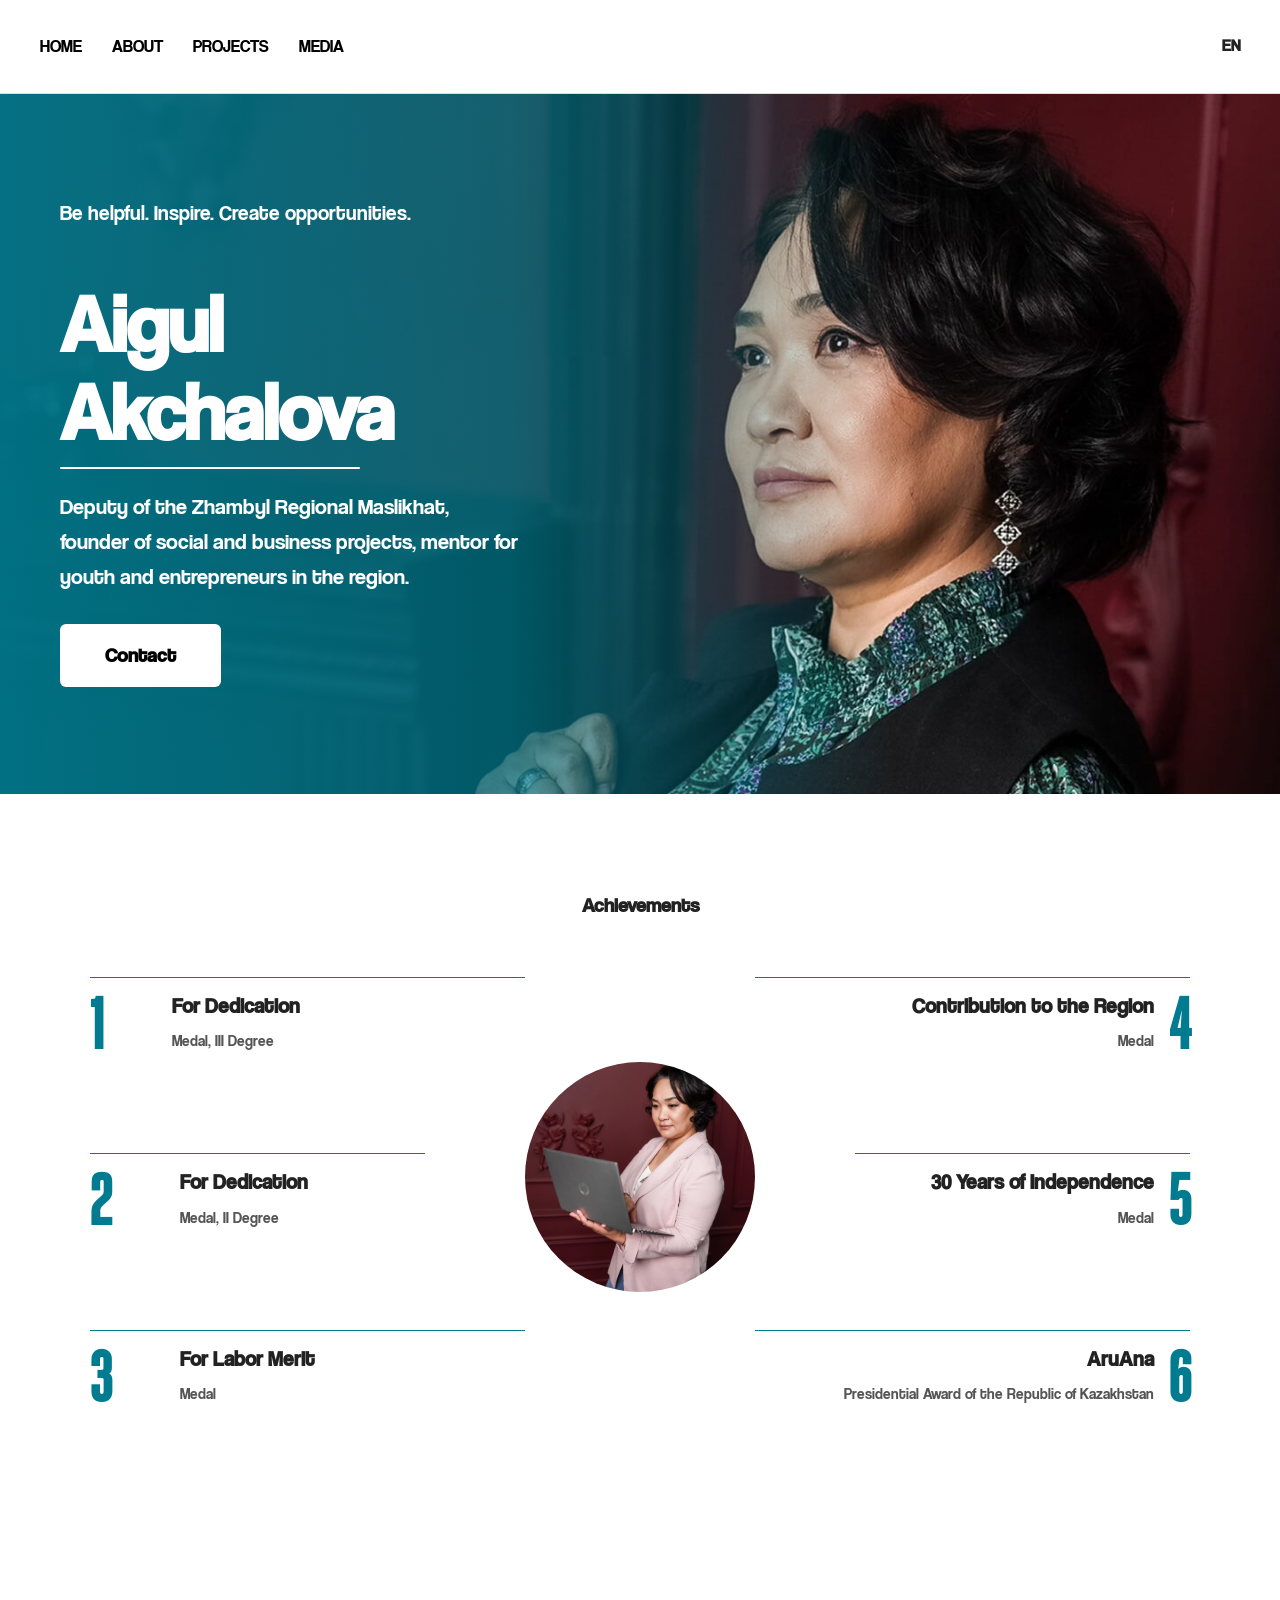
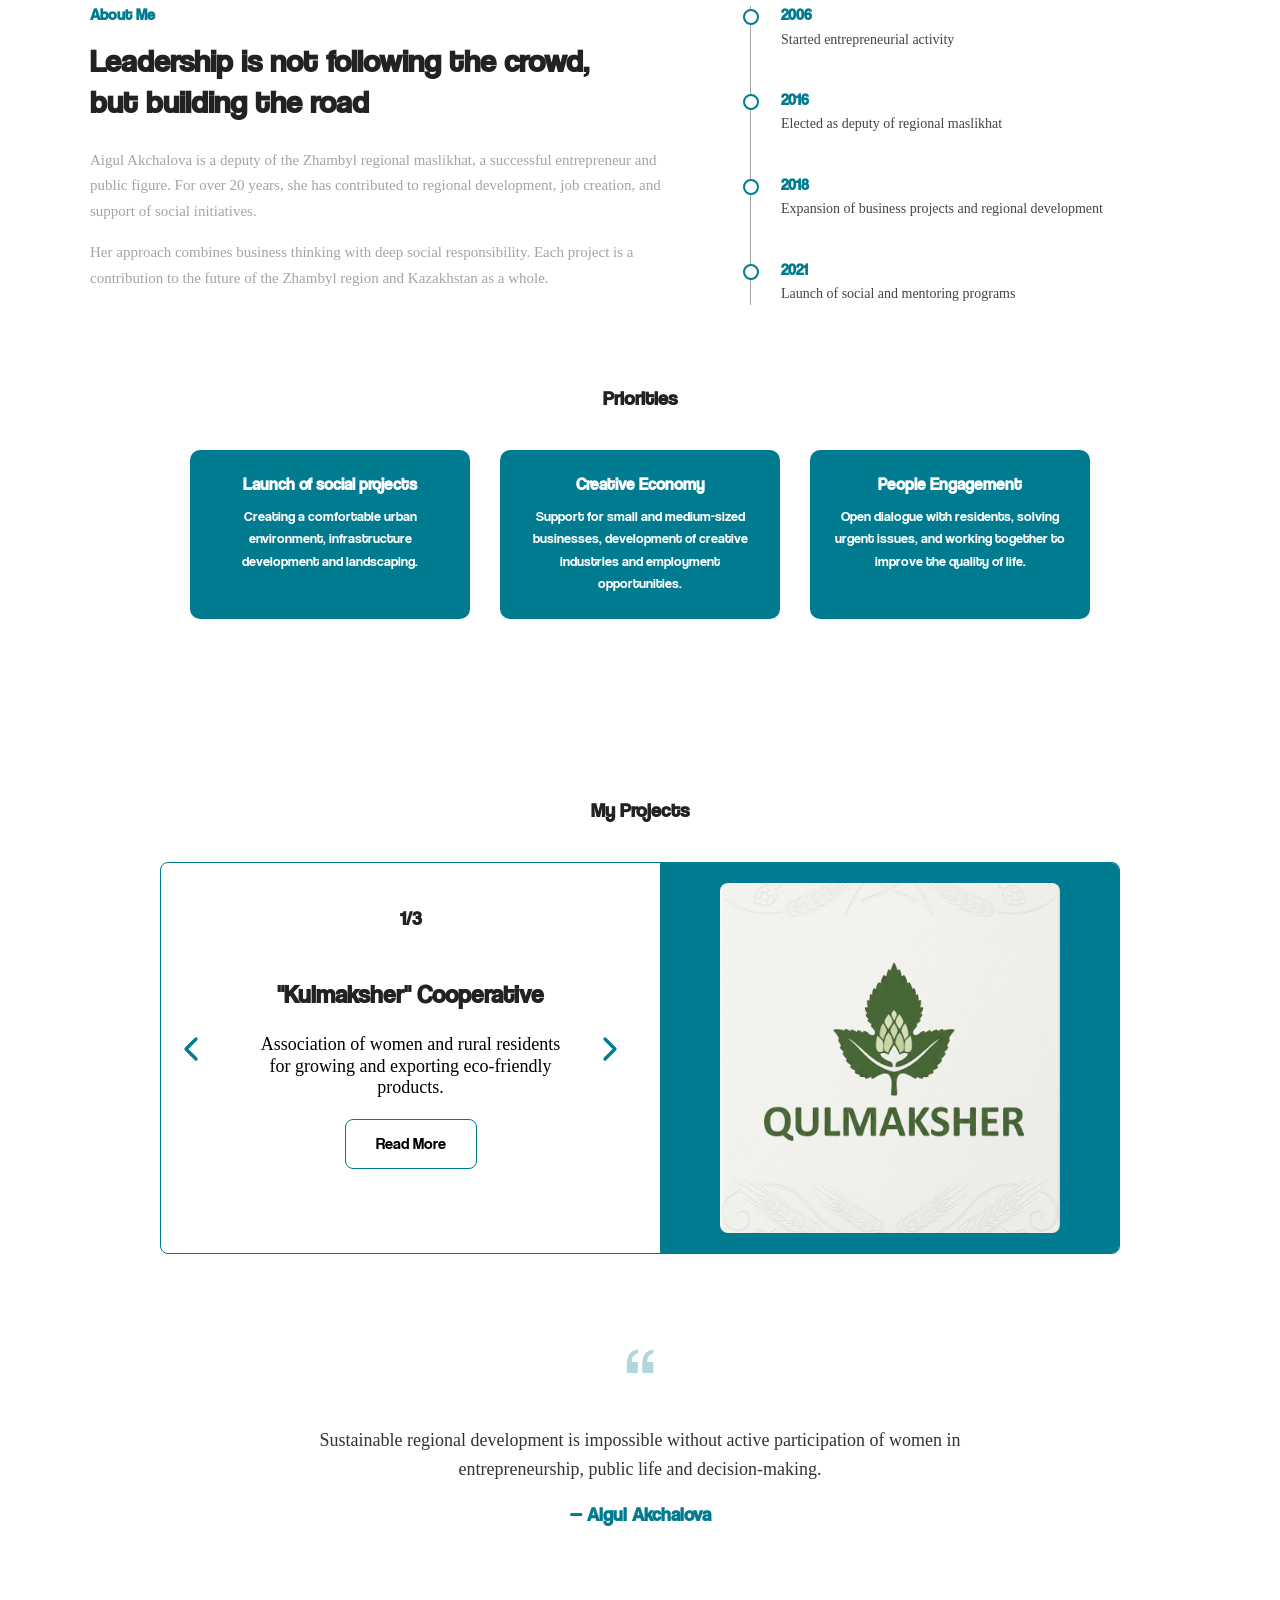
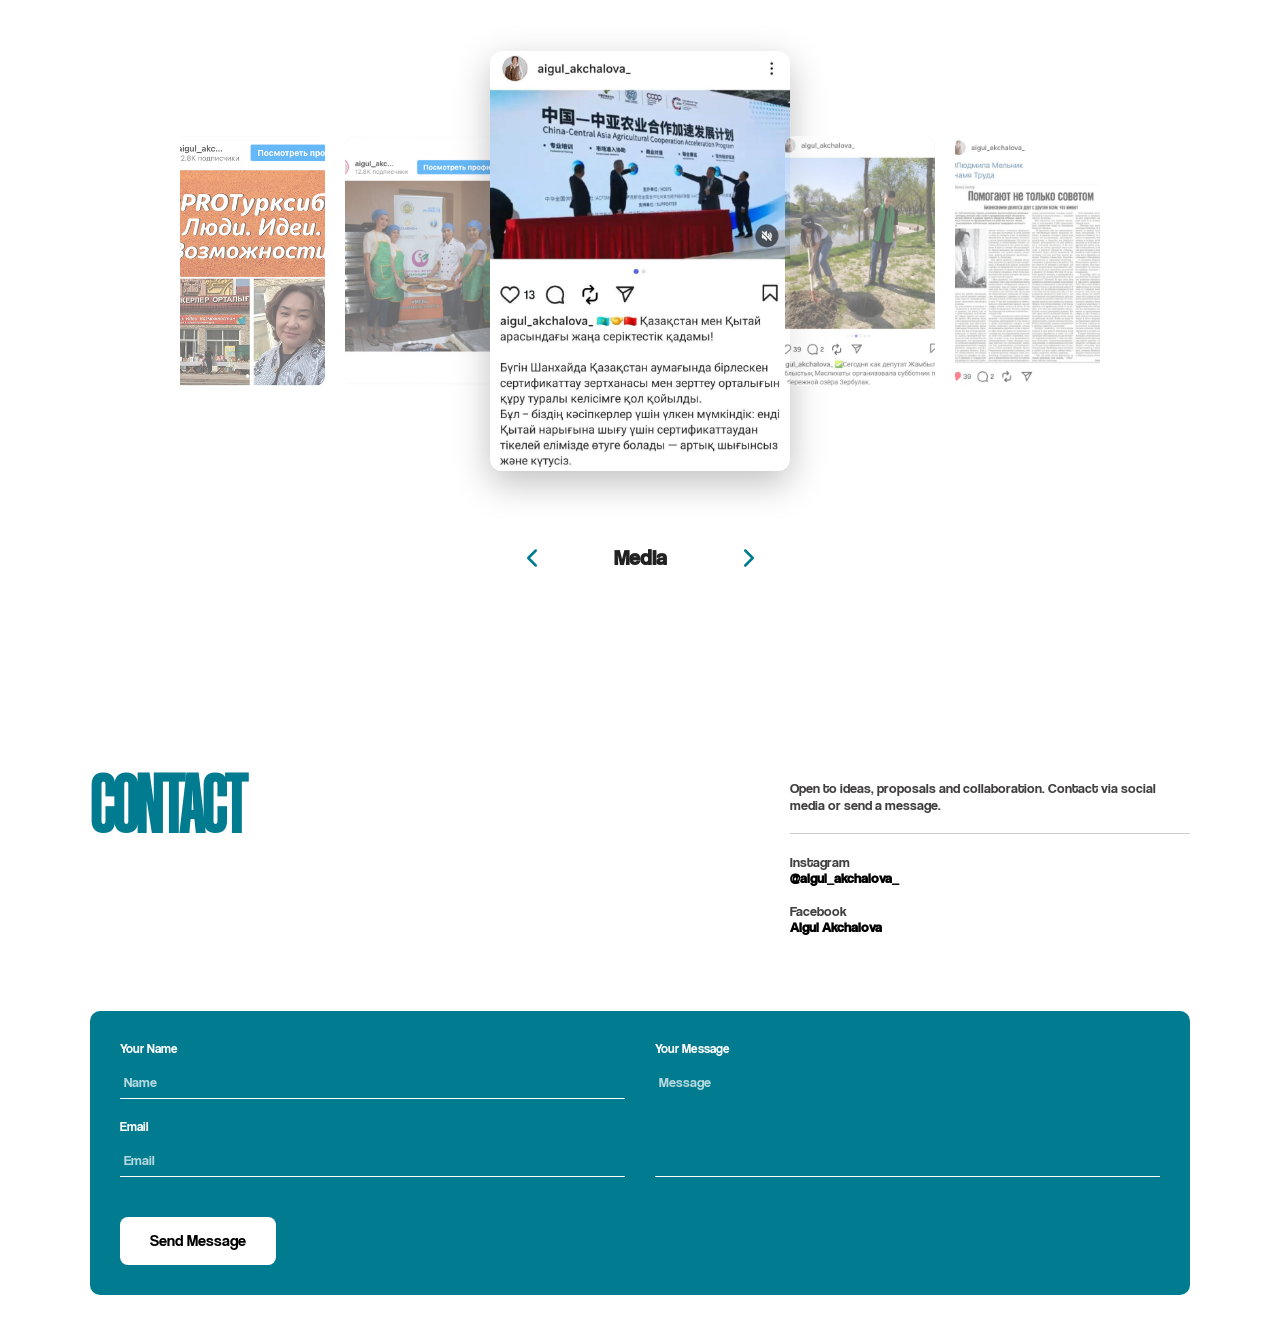
<file: index.html>
<!DOCTYPE html>
<html lang="en">

<head>
  <meta charset="UTF-8">
  <meta name="viewport" content="width=device-width, initial-scale=1.0">
  <link rel="stylesheet" type="text/css" href="./vendor/normalize.css">
  <link rel="stylesheet" type="text/css" href="./index.css">
  <title>Aigul Akchalova</title>
</head>    
    
    <body>
      <div class="page">
    <!-- HEADER -->
    <header class="header">
      <nav class="nav">
        <ul class="nav__list" id="menu">
          <li><a href="#home">Home</a></li>
          <li><a href="#bio">About</a></li>
          <li><a href="#projects">Projects</a></li>
          <li><a href="#media">Media</a></li>
        </ul>
    
        <div class="lang" id="langParent">
          <span class="lang__current" onclick="toggleLang()">EN</span>
          <ul class="lang__dropdown" id="langMenu">
            <li><a href="./ru">RU</a></li>
            <li><a href="./kz/">KZ</a></li>
            <li><a href="./">EN</a></li>
          </ul>
        </div>
    
        <div class="burger" id="burger">
          <span></span>
          <span></span>
          <span></span>
        </div>
      </nav>
    </header>
    
    <!-- HERO -->
    <section id="home" class="hero">
      <div class="hero__content">
        <p class="hero__subtitle">Be helpful. Inspire. Create opportunities.</p>
        <h1 class="hero__title">Aigul Akchalova</h1>
        <p class="hero__text">
          Deputy of the Zhambyl Regional Maslikhat, founder of social and business projects,
          mentor for youth and entrepreneurs in the region.
        </p>
        <a href="#contact" class="btn">Contact</a>
      </div>
    </section>
    
    <!-- ACHIEVEMENTS -->
    <section id="achievements" class="achievements">
      <h2 class="achievements__title">Achievements</h2>
    
      <div class="achievements__wrapper">
    
        <div class="achievements__col achievements__col--left">
          <div class="achievement">
            <span class="achievement__num">1</span>
            <div class="achievement__content">
              <h4 class="achievement__text">For Dedication</h4>
              <p>Medal, III Degree</p>
            </div>
          </div>
    
          <div class="achievement achievement_middle">
            <span class="achievement__num">2</span>
            <div class="achievement__content">
              <h4 class="achievement__text">For Dedication</h4>
              <p>Medal, II Degree</p>
            </div>
          </div>
    
          <div class="achievement">
            <span class="achievement__num">3</span>
            <div class="achievement__content">
              <h4 class="achievement__text">For Labor Merit</h4>
              <p>Medal</p>
            </div>
          </div>
        </div>
    
        <div class="achievements__photo">
          <img src="./images/mama2.jpg" alt="Aigul Akchalova">
        </div>
    
        <div class="achievements__col achievements__col--right">
          <div class="achievement right">
            <span class="achievement__num">4</span>
            <div class="achievement__content">
              <h4 class="achievement__text">Contribution to the Region</h4>
              <p>Medal</p>
            </div>
          </div>
    
          <div class="achievement right achievement_middle2">
            <span class="achievement__num">5</span>
            <div class="achievement__content">
              <h4 class="achievement__text">30 Years of Independence</h4>
              <p>Medal</p>
            </div>
          </div>
    
          <div class="achievement right">
            <span class="achievement__num">6</span>
            <div class="achievement__content">
              <h4 class="achievement__text">AruAna</h4>
              <p>Presidential Award of the Republic of Kazakhstan</p>
            </div>
          </div>
        </div>
    
      </div>
    </section>
    
    <!-- ABOUT -->
    <section id="bio" class="about">
      <div class="about__container">
    
        <div class="about__left">
          <h4 class="about__subtitle">About Me</h4>
          <h2 class="about__title">
            Leadership is not following the crowd,<br>
            but building the road
          </h2>
    
          <p class="about__text">
            Aigul Akchalova is a deputy of the Zhambyl regional maslikhat,
            a successful entrepreneur and public figure.
            For over 20 years, she has contributed to regional development,
            job creation, and support of social initiatives.
          </p>
    
          <p class="about__text">
            Her approach combines business thinking with deep social responsibility.
            Each project is a contribution to the future of the Zhambyl region
            and Kazakhstan as a whole.
          </p>
        </div>
    
        <div class="about__right timeline">
          <div class="timeline__item">
            <span class="timeline__year">2006</span>
            <p class="timeline_text">Started entrepreneurial activity</p>
          </div>
    
          <div class="timeline__item">
            <span class="timeline__year">2016</span>
            <p class="timeline_text">Elected as deputy of regional maslikhat</p>
          </div>
    
          <div class="timeline__item">
            <span class="timeline__year">2018</span>
            <p class="timeline_text">Expansion of business projects and regional development</p>
          </div>
    
          <div class="timeline__item">
            <span class="timeline__year">2021</span>
            <p class="timeline_text">Launch of social and mentoring programs</p>
          </div>
        </div>
    
      </div>
    
      <div class="priorities">
        <h3 class="priorities__title">Priorities</h3>
    
        <div class="priorities__grid">
          <div class="priority-card">
            <h4>Launch of social projects</h4>
            <p>Creating a comfortable urban environment, infrastructure development and landscaping.</p>
          </div>
    
          <div class="priority-card">
            <h4>Creative Economy</h4>
            <p>Support for small and medium-sized businesses, development of creative industries and employment opportunities.</p>
          </div>
    
          <div class="priority-card">
            <h4>People Engagement</h4>
            <p>Open dialogue with residents, solving urgent issues, and working together to improve the quality of life.</p>
          </div>
        </div>
      </div>
    </section>
    
    <!-- PROJECTS -->
    <section id="projects" class="projects">
      <h3 class="projects__title">My Projects</h3>
    
      <div class="projects__slider">
    
        <button class="slider__btn slider__btn--prev">
            <!-- стрелка влево -->
            <svg width="38" height="38" viewBox="0 0 24 24" fill="none"
                 xmlns="[w3.org](http://www.w3.org/2000/svg)">
              <path d="M15 18L9 12L15 6"
                    stroke="currentColor"
                    stroke-width="2"
                    stroke-linecap="round"
                    stroke-linejoin="round"/>
            </svg>
          </button>
    
        <div class="slider__content">
    
          <div class="slide active">
            <div class="slide__text">
              <span class="slide__count">1/3</span>
              <h4 class="slide__title">"Kulmaksher" Cooperative</h4>
              <p class="slide__desc">
                Association of women and rural residents for growing and exporting eco-friendly products.
              </p>
              <button class="slide__btn" onclick="location.href='./qulmaksher'">Read More</button>
            </div>
            <div class="slide__image">
              <img src="./images/hmel.png">
            </div>
          </div>
    
          <div class="slide">
            <div class="slide__text">
              <span class="slide__count">2/3</span>
              <h4 class="slide__title">Entrepreneur Support Center(Turksib Complex)</h4>
              <p class="slide__desc">
                A multifunctional center integrating spaces for business, education, and public events. A strategic growth point for regional entrepreneurs.
              </p>
            </div>
            <div class="slide__image">
              <img src="./images/turksib.jpeg">
            </div>
          </div>
    
          <div class="slide">
            <div class="slide__text">
              <span class="slide__count">3/3</span>
              <h4 class="slide__title">Urban Improvement Initiatives</h4>
              <p class="slide__desc">
                Green spaces development: "Entrepreneurial Women’s Alley"; installation of creative structures for plastic waste collection.
              </p>
            </div>
            <div class="slide__image">
              <img src="./images/project3.jpg">
            </div>
          </div>
    
        </div>
    
        <button class="slider__btn slider__btn--next">
            <!-- стрелка вправо -->
            <svg width="38" height="38" viewBox="0 0 24 24" fill="none"
                 xmlns="[w3.org](http://www.w3.org/2000/svg)">
              <path d="M9 6L15 12L9 18"
                    stroke="currentColor"
                    stroke-width="2"
                    stroke-linecap="round"
                    stroke-linejoin="round"/>
            </svg>
          </button>
    
      </div>
    
      <div class="projects__quote">
        <p class="quote__symbol">“</p>
        <p class="quote__text">
          Sustainable regional development is impossible without active participation
          of women in entrepreneurship, public life and decision-making.
        </p>
        <p class="quote__author">— Aigul Akchalova</p>
      </div>
    </section>
    <section id="media" class="media">
        <div class="media__slider">
      
          <div class="media__track">
      
            <!-- Instagram пост 1 -->
            <div class="media__item">
              <a href="https://www.instagram.com/p/DQOnwRZjPWX/?igsh=anRzenN1NXZsbncy" target="_blank">
                <img src="./images/insta1.jpg" alt="post">
              </a>
            </div>
      
            <!-- Instagram пост 2 -->
            <div class="media__item">
              <a href="https://www.instagram.com/p/CrvB2lLM_lL/?igsh=MThjNWU4bm5ydHFhNw%3D%3D" target="_blank">
                <img src="./images/insta2.jpg" alt="post">
              </a>
            </div>
      
            <!-- Facebook видео -->
            <div class="media__item">
              <a href="https://www.instagram.com/p/DQ8yv_RDMmQ/?igsh=MWh2cmQ1cWFvbjhmZQ==" target="_blank">
                <img src="./images/insta4.jpg" alt="facebook video">
              </a>
            </div>
      
            <!-- Повторы для заполнения (ты заменишь позже) -->
            <div class="media__item">
              <a href="https://www.instagram.com/p/CcaLO3jM9Mw/?img_index=7&igsh=MWF0N3pzc3M0ZWVuYw==" target="_blank">
                <img src="./images/insta3.jpg" alt="post">
              </a>
            </div>
      
            <div class="media__item">
              <a href="https://www.instagram.com/p/CaPYWFOMVvw/?igsh=MTB3cTRjcnBpbmE3Ng==" target="_blank">
                <img src="./images/insta5.jpg" alt="post">
              </a>
            </div>
      
            <div class="media__item">
              <a href="https://www.instagram.com/p/Cpg7gY-jPI0/?img_index=1&igsh=bTk4NnVzZWw0bQ==" target="_blank">
                <img src="./images/insta6.jpg" alt="facebook video">
              </a>
            </div>
      
            <div class="media__item">
              <a href="https://www.instagram.com/p/CrkMhRjIRc3/?igsh=MWVqdGpvajFtajAwYQ==" target="_blank">
                <img src="./images/insta7.jpg" alt="post">
              </a>
            </div>
      
            <div class="media__item">
              <a href="https://www.instagram.com/p/C_TDjS9s6E4/?igsh=MXZhYjQ0OXJ1dXMw" target="_blank">
                <img src="./images/insta8.jpg" alt="post">
              </a>
            </div>
      
          </div>
      
          <!-- КОНТРОЛЫ И НАЗВАНИЕ СНИЗУ -->
          <div class="media__controls">
            <button class="media__btn media__btn--prev">
              <svg width="30" height="30" viewBox="0 0 24 24">
                <path d="M15 18L9 12L15 6" stroke="currentColor" stroke-width="2"
                      stroke-linecap="round" stroke-linejoin="round"/>
              </svg>
            </button>
      
            <h3 class="media__title">Media</h3>
      
            <button class="media__btn media__btn--next">
              <svg width="30" height="30" viewBox="0 0 24 24">
                <path d="M9 6L15 12L9 18" stroke="currentColor" stroke-width="2"
                      stroke-linecap="round" stroke-linejoin="round"/>
              </svg>
            </button>
          </div>
      
        </div>
      </section>
      
      
    
    <!-- CONTACT -->
    <footer id="contact" class="contact">
      <div class="contact__container">
    
        <div class="contact__top">
    
          <div class="contact__left">
            <h2 class="contact__title">CONTACT</h2>
          </div>
    
          <div class="contact__right">
            <p class="contact__text">
              Open to ideas, proposals and collaboration.
              Contact via social media or send a message.
            </p>
    
            <hr class="contact__line">
    
            <div class="contact__socials">
              <p><strong>Instagram</strong><br>
                <a class="contact__link" href="https://www.instagram.com/aigul_akchalova_/" target="_blank">@aigul_akchalova_</a>
              </p>
    
              <p><strong>Facebook</strong><br>
                <a class="contact__link" href="https://www.facebook.com/ajgul.akcalova" target="_blank">Aigul Akchalova</a>
              </p>
            </div>
          </div>
    
        </div>
    
        <form class="contact__form" action="https://formspree.io/f/xdapqdky" method="POST">
    
          <div class="form__grid">
    
            <div class="form__left">
              <div class="form__group">
                <label>Your Name</label>
                <input type="text" name="name" placeholder="Name" required>
              </div>
    
              <div class="form__group">
                <label>Email</label>
                <input type="email" name="email" placeholder="Email" required>
              </div>
            </div>
    
            <div class="form__group form__group--message">
              <label>Your Message</label>
              <textarea name="message" placeholder="Message" required></textarea>
            </div>
    
          </div>
    
          <button type="submit" class="form__btn">
            Send Message
          </button>
    
        </form>
    
      </div>
    </footer>
    
  </div>
  <script src="./index.js" defer></script>
</body>

</html>
</file>
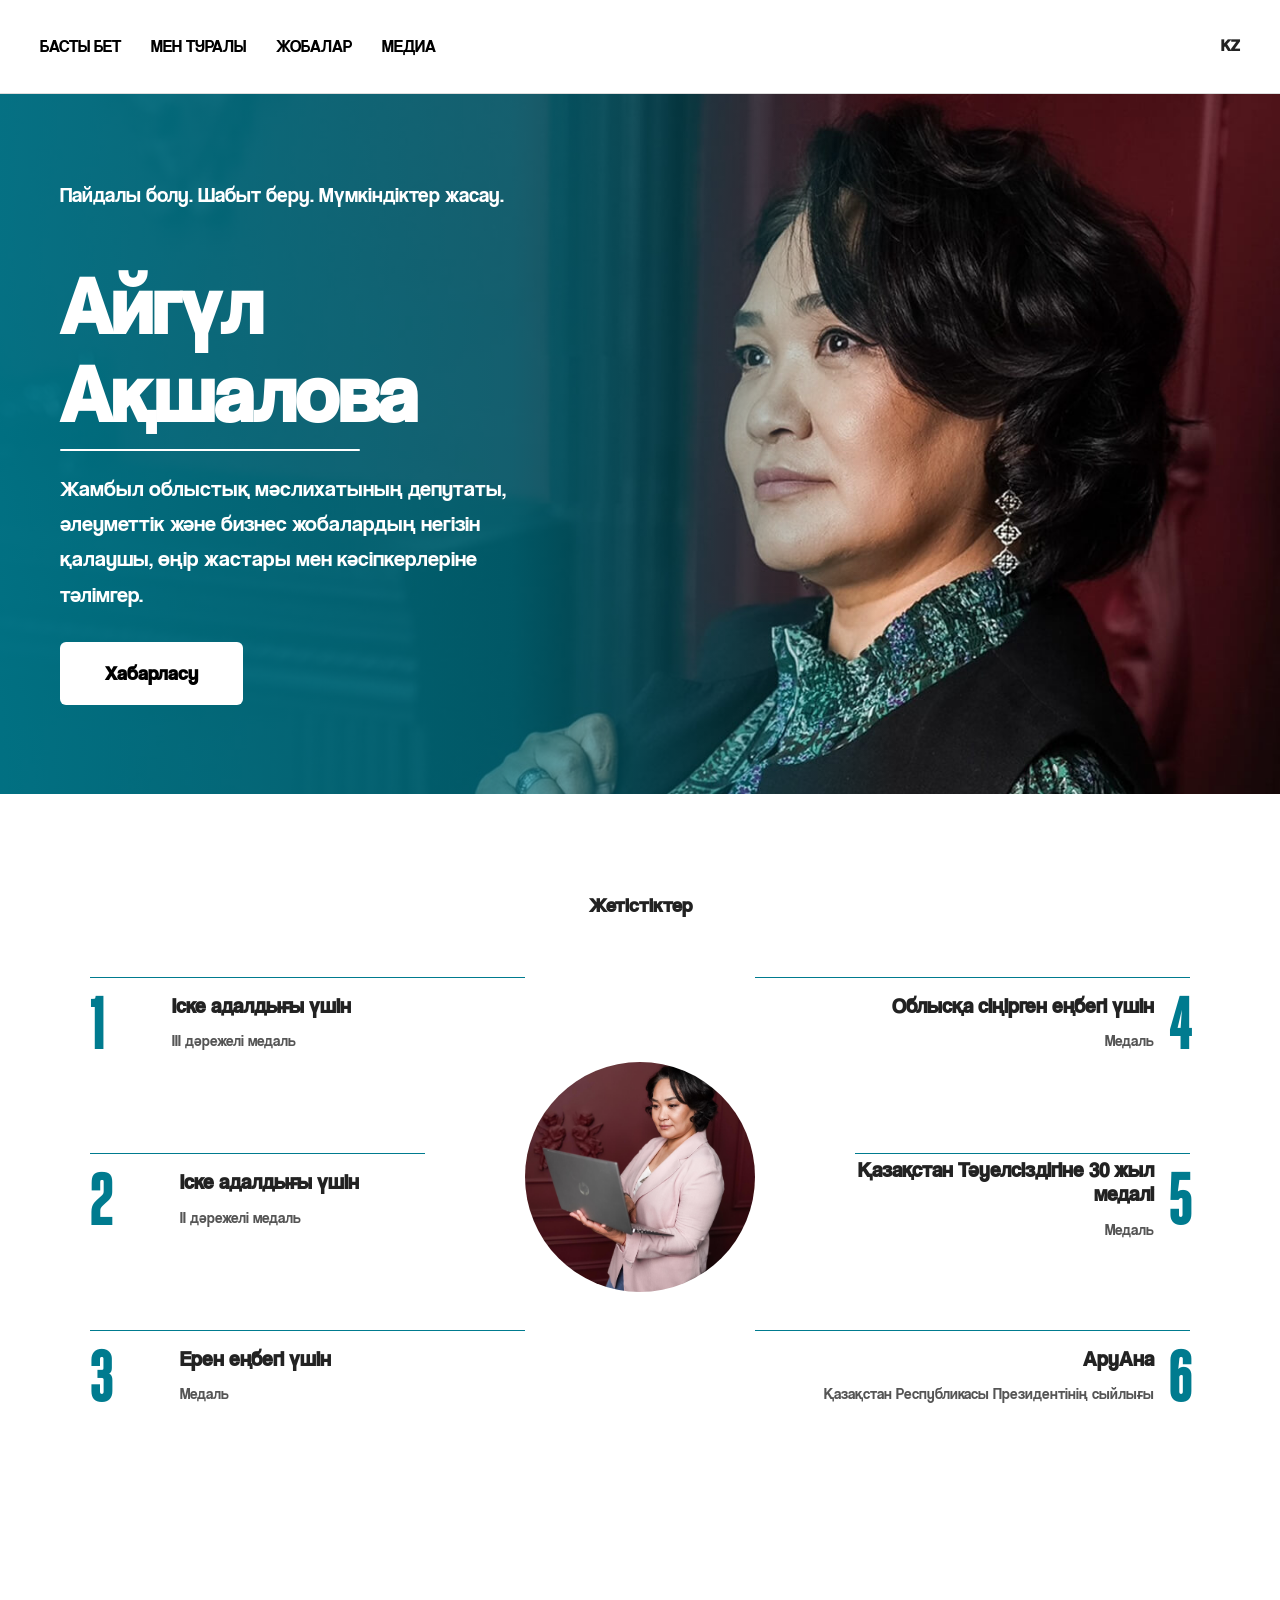
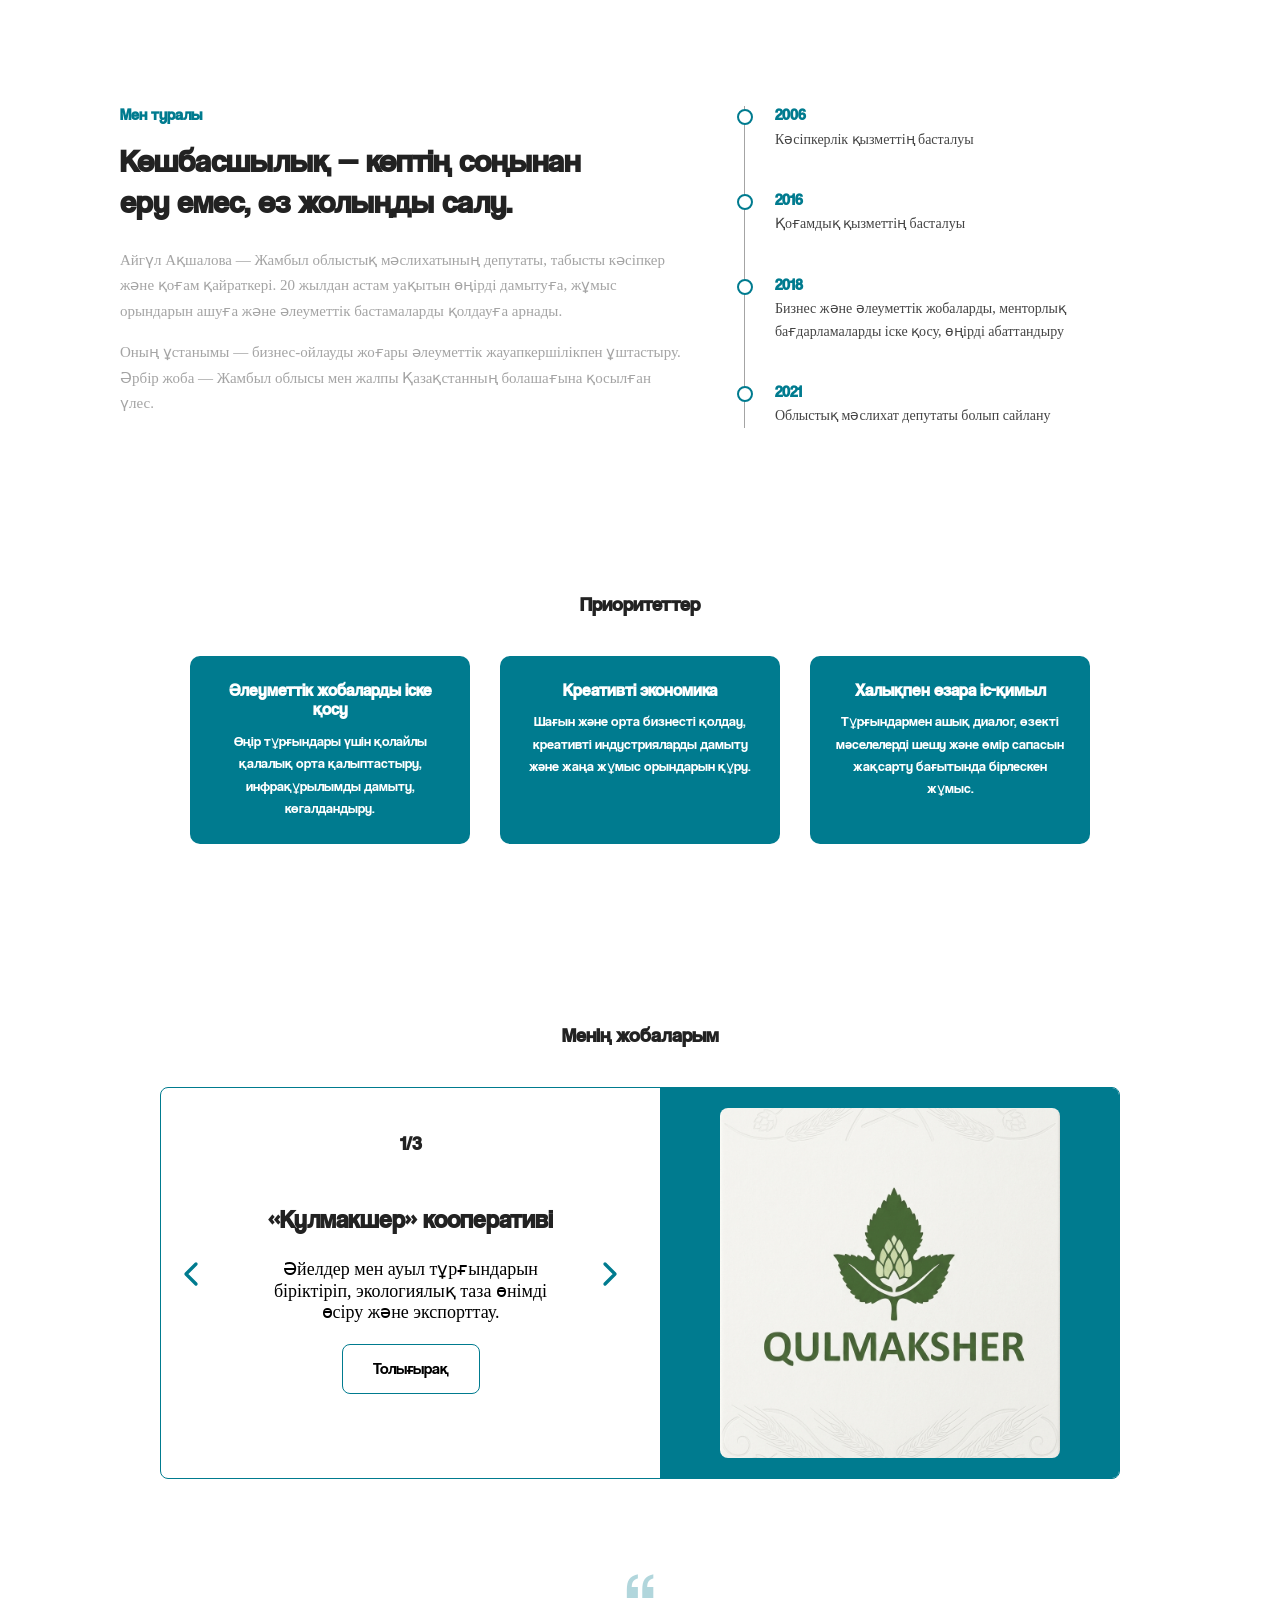
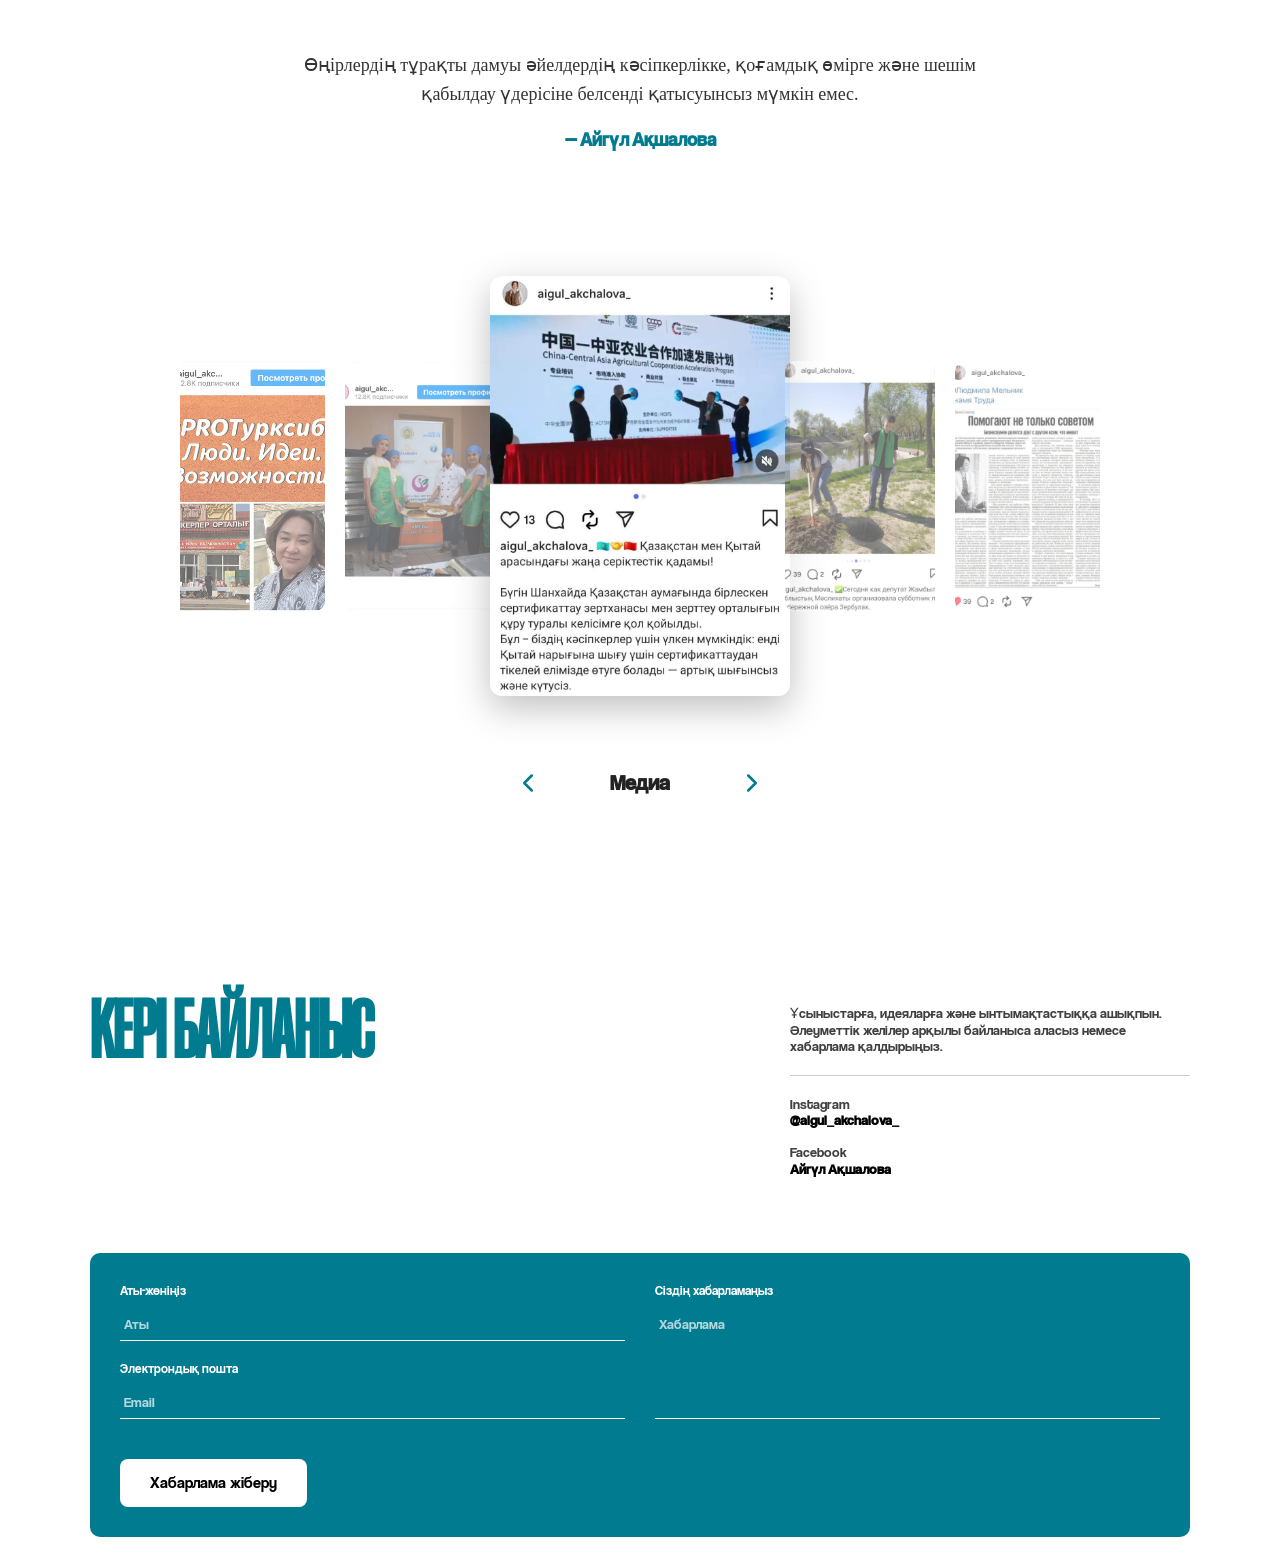
<file: kz/index.html>
<!DOCTYPE html>
<html lang="KZ">

<head>
  <meta charset="UTF-8">
  <meta name="viewport" content="width=device-width, initial-scale=1.0">
  <link rel="stylesheet" type="text/css" href="../vendor/normalize.css">
  <link rel="stylesheet" type="text/css" href="../index.css">
  <title>Aigul Akchalova</title>
</head>

<body>
  <div class="page">
    <header class="header">
        <nav class="nav">
          <ul class="nav__list" id="menu">
            <li><a href="#home">Басты бет</a></li>
            <li><a href="#bio">Мен туралы</a></li>
            <li><a href="#projects">Жобалар</a></li>
            <li><a href="#media">Медиа</a></li>
          </ul>
          <div class="lang" id="langParent">
            <span class="lang__current" onclick="toggleLang()">KZ</span>
            <ul class="lang__dropdown" id="langMenu">
              <li><a href="../ru">RU</a></li>
              <li><a href="./">KZ</a></li>
              <li><a href="../">EN</a></li>
            </ul>
          </div>
          <div class="burger" id="burger">
            <span></span>
            <span></span>
            <span></span>
          </div>
        </nav>
      </header>
      <section id="home" class="hero">
        <div class="hero__content">
          <p class="hero__subtitle">Пайдалы болу. Шабыт беру. Мүмкіндіктер жасау.</p>
          <h1 class="hero__title">Айгүл Ақшалова</h1>
          <p class="hero__text">
            Жамбыл облыстық мәслихатының депутаты, әлеуметтік және бизнес жобалардың негізін қалаушы, өңір жастары мен кәсіпкерлеріне тәлімгер.
          </p>
          <a href="#contact" class="btn">Хабарласу</a>
        </div>
      </section>
      
      <section id="achievements" class="achievements">
        <h2 class="achievements__title">Жетістіктер</h2>
      
        <div class="achievements__wrapper">
          <!-- Левая колонка -->
          <div class="achievements__col achievements__col--left">
            <div class="achievement">
              <span class="achievement__num">1</span>
              <div class="achievement__content">
                <h4 class="achievement__text">Іске адалдығы үшін</h4>
                <p>III дәрежелі медаль</p>
              </div>
            </div>
      
            <div class="achievement achievement_middle">
              <span class="achievement__num">2</span>
              <div class="achievement__content">
                <h4 class="achievement__text">Іске адалдығы үшін</h4>
                <p>II дәрежелі медаль</p>
              </div>
            </div>
      
            <div class="achievement">
              <span class="achievement__num">3</span>
              <div class="achievement__content">
                <h4 class="achievement__text">Ерен еңбегі үшін</h4>
                <p>Медаль</p>
              </div>
            </div>
          </div>
      
          <!-- Центральное фото -->
          <div class="achievements__photo">
            <img src="../images/mama2.jpg" alt="Айгул Акчалова">
          </div>
      
          <!-- Правая колонка -->
          <div class="achievements__col achievements__col--right">
            <div class="achievement right">
              <span class="achievement__num">4</span>
              <div class="achievement__content">
                <h4 class="achievement__text">Облысқа сіңірген еңбегі үшін</h4>
                <p>Медаль</p>
              </div>
            </div>
      
            <div class="achievement right achievement_middle2">
              <span class="achievement__num">5</span>
              <div class="achievement__content">
                <h4 class="achievement__text">Қазақстан Тәуелсіздігіне 30 жыл медалі</h4>
                <p>Медаль</p>
              </div>
            </div>
      
            <div class="achievement right">
              <span class="achievement__num">6</span>
              <div class="achievement__content">
                <h4 class="achievement__text">АруАна</h4>
                <p>Қазақстан Республикасы Президентінің сыйлығы</p>
              </div>
            </div>
          </div>
        </div>
      </section>
      
      <section id="bio" class="about">
        <section id="bio" class="about">
          <div class="about__container">
        
            <div class="about__left">
              <h4 class="about__subtitle">Мен туралы</h4>
              <h2 class="about__title">
                Көшбасшылық — көптің соңынан<br>
                еру емес, өз жолыңды салу.
              </h2>
              <p class="about__text">
                Айгүл Ақшалова — Жамбыл облыстық мәслихатының депутаты, табысты кәсіпкер және қоғам қайраткері. 20 жылдан астам уақытын өңірді дамытуға, жұмыс орындарын ашуға және әлеуметтік бастамаларды қолдауға арнады.
              </p>
              <p class="about__text">
                Оның ұстанымы — бизнес-ойлауды жоғары әлеуметтік жауапкершілікпен ұштастыру. Әрбір жоба — Жамбыл облысы мен жалпы Қазақстанның болашағына қосылған үлес.
              </p>
            </div>
        
            <div class="about__right timeline">
              <div class="timeline__item">
                <span class="timeline__year">2006</span>
                <p class="timeline_text">Кәсіпкерлік қызметтің басталуы</p>
              </div>
              <div class="timeline__item">
                <span class="timeline__year">2016</span>
                <p class="timeline_text">Қоғамдық қызметтің басталуы</p>
              </div>
              <div class="timeline__item">
                <span class="timeline__year">2018</span>
                <p class="timeline_text">Бизнес және әлеуметтік жобаларды, менторлық бағдарламаларды іске қосу, өңірді абаттандыру</p>
              </div>
              <div class="timeline__item">
                <span class="timeline__year">2021</span>
                <p class="timeline_text">Облыстық мәслихат депутаты болып сайлану</p>
              </div>
            </div>
        
          </div>
        </section>
        
      
        <div class="priorities">
          <h3 class="priorities__title">Приоритеттер</h3>
          <div class="priorities__grid">
            <div class="priority-card">
              <h4>Әлеуметтік жобаларды іске қосу</h4>
              <p>Өңір тұрғындары үшін қолайлы қалалық орта қалыптастыру, инфрақұрылымды дамыту, көгалдандыру.</p>
            </div>
            <div class="priority-card">
              <h4>Креативті экономика</h4>
              <p>Шағын және орта бизнесті қолдау, креативті индустрияларды дамыту және жаңа жұмыс орындарын құру.</p>
            </div>
            <div class="priority-card">
              <h4>Халықпен өзара іс-қимыл</h4>
              <p>Тұрғындармен ашық диалог, өзекті мәселелерді шешу және өмір сапасын жақсарту бағытында бірлескен жұмыс.</p>
            </div>
          </div>
        </div>
      </section>
      <section id="projects" class="projects">
        <h3 class="projects__title">Менің жобаларым</h3>
      
        <div class="projects__slider">
          <button class="slider__btn slider__btn--prev">
            <!-- стрелка влево -->
            <svg width="38" height="38" viewBox="0 0 24 24" fill="none"
                 xmlns="[w3.org](http://www.w3.org/2000/svg)">
              <path d="M15 18L9 12L15 6"
                    stroke="currentColor"
                    stroke-width="2"
                    stroke-linecap="round"
                    stroke-linejoin="round"/>
            </svg>
          </button>
      
          <div class="slider__content">
            <!-- Слайд 1 -->
            <div class="slide active">
              <div class="slide__text">
                <span class="slide__count">1/3</span>
                <h4 class="slide__title">«Кулмакшер» кооперативі</h4>
                <p class="slide__desc">
                    Әйелдер мен ауыл тұрғындарын біріктіріп, экологиялық таза өнімді өсіру және экспорттау.</p>
                    <button class="slide__btn" onclick="location.href='../qulmaksher/kz/'">Толығырақ</button>
              </div>
              <div class="slide__image">
                <img src="../images/hmel.png" alt="Кордайский хмель" />
              </div>
            </div>
      
            <!-- Слайд 2 -->
            <div class="slide">
              <div class="slide__text">
                <span class="slide__count">2/3</span>
                <h4 class="slide__title">Кәсіпкерлерді қолдау орталығы(Turksib кешені)</h4>
                <p class="slide__desc">
                    Бизнеске, білім алуға және қоғамдық іс-шараларға арналған кеңістіктерді біріктіретін көпфункционалды орталық. Өңір кәсіпкерлері үшін өсу нүктесі.
                </p>
              </div>
              <div class="slide__image">
                <img src="../images/turksib.jpeg" alt="Центр при Turksib" />
              </div>
            </div>
      
            <!-- Слайд 3 -->
            <div class="slide">
              <div class="slide__text">
                <span class="slide__count">3/3</span>
                <h4 class="slide__title">Абаттандыру бастамалары</h4>
                <p class="slide__desc">
                    Жасыл желектер отырғызу: «Әйел кәсіпкерлер аллеясы»; пластик қалдықтарын жинауға арналған креативті құрылымдарды орнату
                </p>
              </div>
              <div class="slide__image">
                <img src="../images/project3.jpg" alt="Women Business Forum" />
              </div>
            </div>
          </div>
      
          <button class="slider__btn slider__btn--next">
            <!-- стрелка вправо -->
            <svg width="38" height="38" viewBox="0 0 24 24" fill="none"
                 xmlns="[w3.org](http://www.w3.org/2000/svg)">
              <path d="M9 6L15 12L9 18"
                    stroke="currentColor"
                    stroke-width="2"
                    stroke-linecap="round"
                    stroke-linejoin="round"/>
            </svg>
          </button>
        </div>
      
        <div class="projects__quote">
            <p class="quote__symbol">“</p>
            <p class="quote__text">
              Өңірлердің тұрақты дамуы әйелдердің кәсіпкерлікке, қоғамдық өмірге және шешім қабылдау үдерісіне белсенді қатысуынсыз мүмкін емес.
            </p>
            <p class="quote__author">— Айгүл Ақшалова</p>
          </div>
        </section>
        
        <section id="media" class="media">
          <div class="media__slider">
        
            <div class="media__track">
        
              <!-- Instagram пост 1 -->
              <div class="media__item">
                <a href="https://www.instagram.com/p/DQOnwRZjPWX/?igsh=anRzenN1NXZsbncy" target="_blank">
                  <img src="../images/insta1.jpg" alt="post">
                </a>
              </div>
        
              <!-- Instagram пост 2 -->
              <div class="media__item">
                <a href="https://www.instagram.com/p/CrvB2lLM_lL/?igsh=MThjNWU4bm5ydHFhNw%3D%3D" target="_blank">
                  <img src="../images/insta2.jpg" alt="post">
                </a>
              </div>
        
              <div class="media__item">
                <a href="https://www.instagram.com/p/DQ8yv_RDMmQ/?igsh=MWh2cmQ1cWFvbjhmZQ==" target="_blank">
                  <img src="../images/insta4.jpg" alt="facebook video">
                </a>
              </div>
        
              <div class="media__item">
                <a href="https://www.instagram.com/p/CcaLO3jM9Mw/?img_index=7&igsh=MWF0N3pzc3M0ZWVuYw==" target="_blank">
                  <img src="../images/insta3.jpg" alt="post">
                </a>
              </div>
        
              <div class="media__item">
                <a href="https://www.instagram.com/p/CaPYWFOMVvw/?igsh=MTB3cTRjcnBpbmE3Ng==" target="_blank">
                  <img src="../images/insta5.jpg" alt="post">
                </a>
              </div>
        
              <div class="media__item">
                <a href="https://www.instagram.com/p/Cpg7gY-jPI0/?img_index=1&igsh=bTk4NnVzZWw0bQ==" target="_blank">
                  <img src="../images/insta6.jpg" alt="facebook video">
                </a>
              </div>
        
              <div class="media__item">
                <a href="https://www.instagram.com/p/CrkMhRjIRc3/?igsh=MWVqdGpvajFtajAwYQ==" target="_blank">
                  <img src="../images/insta7.jpg" alt="post">
                </a>
              </div>
        
              <div class="media__item">
                <a href="https://www.instagram.com/p/C_TDjS9s6E4/?igsh=MXZhYjQ0OXJ1dXMw" target="_blank">
                  <img src="../images/insta8.jpg" alt="post">
                </a>
              </div>
        
            </div>
        
            <!-- КОНТРОЛЫ И НАЗВАНИЕ СНИЗУ -->
            <div class="media__controls">
              <button class="media__btn media__btn--prev">
                <svg width="30" height="30" viewBox="0 0 24 24">
                  <path d="M15 18L9 12L15 6" stroke="currentColor" stroke-width="2"
                        stroke-linecap="round" stroke-linejoin="round"/>
                </svg>
              </button>
        
              <h3 class="media__title">Медиа</h3>
        
              <button class="media__btn media__btn--next">
                <svg width="30" height="30" viewBox="0 0 24 24">
                  <path d="M9 6L15 12L9 18" stroke="currentColor" stroke-width="2"
                        stroke-linecap="round" stroke-linejoin="round"/>
                </svg>
              </button>
            </div>
        
          </div>
        </section>
        
        
        
        <footer id="contact" class="contact">
          <div class="contact__container">
        
            <!-- ВЕРХ -->
            <div class="contact__top">
              
              <!-- ЛЕВО: заголовок -->
              <div class="contact__left">
                <h2 class="contact__title">КЕРІ БАЙЛАНЫС</h2>
              </div>
        
              <!-- ПРАВО: текст + соцсети -->
              <div class="contact__right">
                <p class="contact__text">
                  Ұсыныстарға, идеяларға және ынтымақтастыққа ашықпын.
                  Әлеуметтік желілер арқылы байланыса аласыз немесе хабарлама қалдырыңыз.
                </p>
        
                <hr class="contact__line">
        
                <div class="contact__socials">
                  <p><strong>Instagram</strong><br>
                    <a class="contact__link"  href="https://www.instagram.com/aigul_akchalova_/" target="_blank">
                      @aigul_akchalova_
                    </a>
                  </p>
        
                  <p><strong>Facebook</strong><br>
                    <a class="contact__link" href="https://www.facebook.com/ajgul.akcalova" target="_blank">
                      Айгүл Ақшалова
                    </a>
                  </p>
                  
                </div>
              </div>
        
            </div>
        
            <!-- НИЗ: форма -->
            <form class="contact__form" action="https://formspree.io/f/xdapqdky" method="POST">
    
              <div class="form__grid">
            
                <!-- ЛЕВАЯ КОЛОНКА -->
                <div class="form__left">
                  <div class="form__group">
                    <label>Аты-жөніңіз</label>
                    <input type="text" name="name" placeholder="Аты" required>
                  </div>
            
                  <div class="form__group">
                    <label>Электрондық пошта</label>
                    <input type="email" name="email" placeholder="Email" required>
                  </div>
                </div>
            
                <!-- ПРАВАЯ КОЛОНКА -->
                <div class="form__group form__group--message">
                  <label>Сіздің хабарламаңыз</label>
                  <textarea name="message" placeholder="Хабарлама" required></textarea>
                </div>
            
              </div>
            
              <button type="submit" class="form__btn">
                Хабарлама жіберу
              </button>
            
            </form>
        
          </div>
        </footer>
        
          </div>
    </div>
    <script src="../index.js" defer></script>
  </body>
  
  </html>
</file>
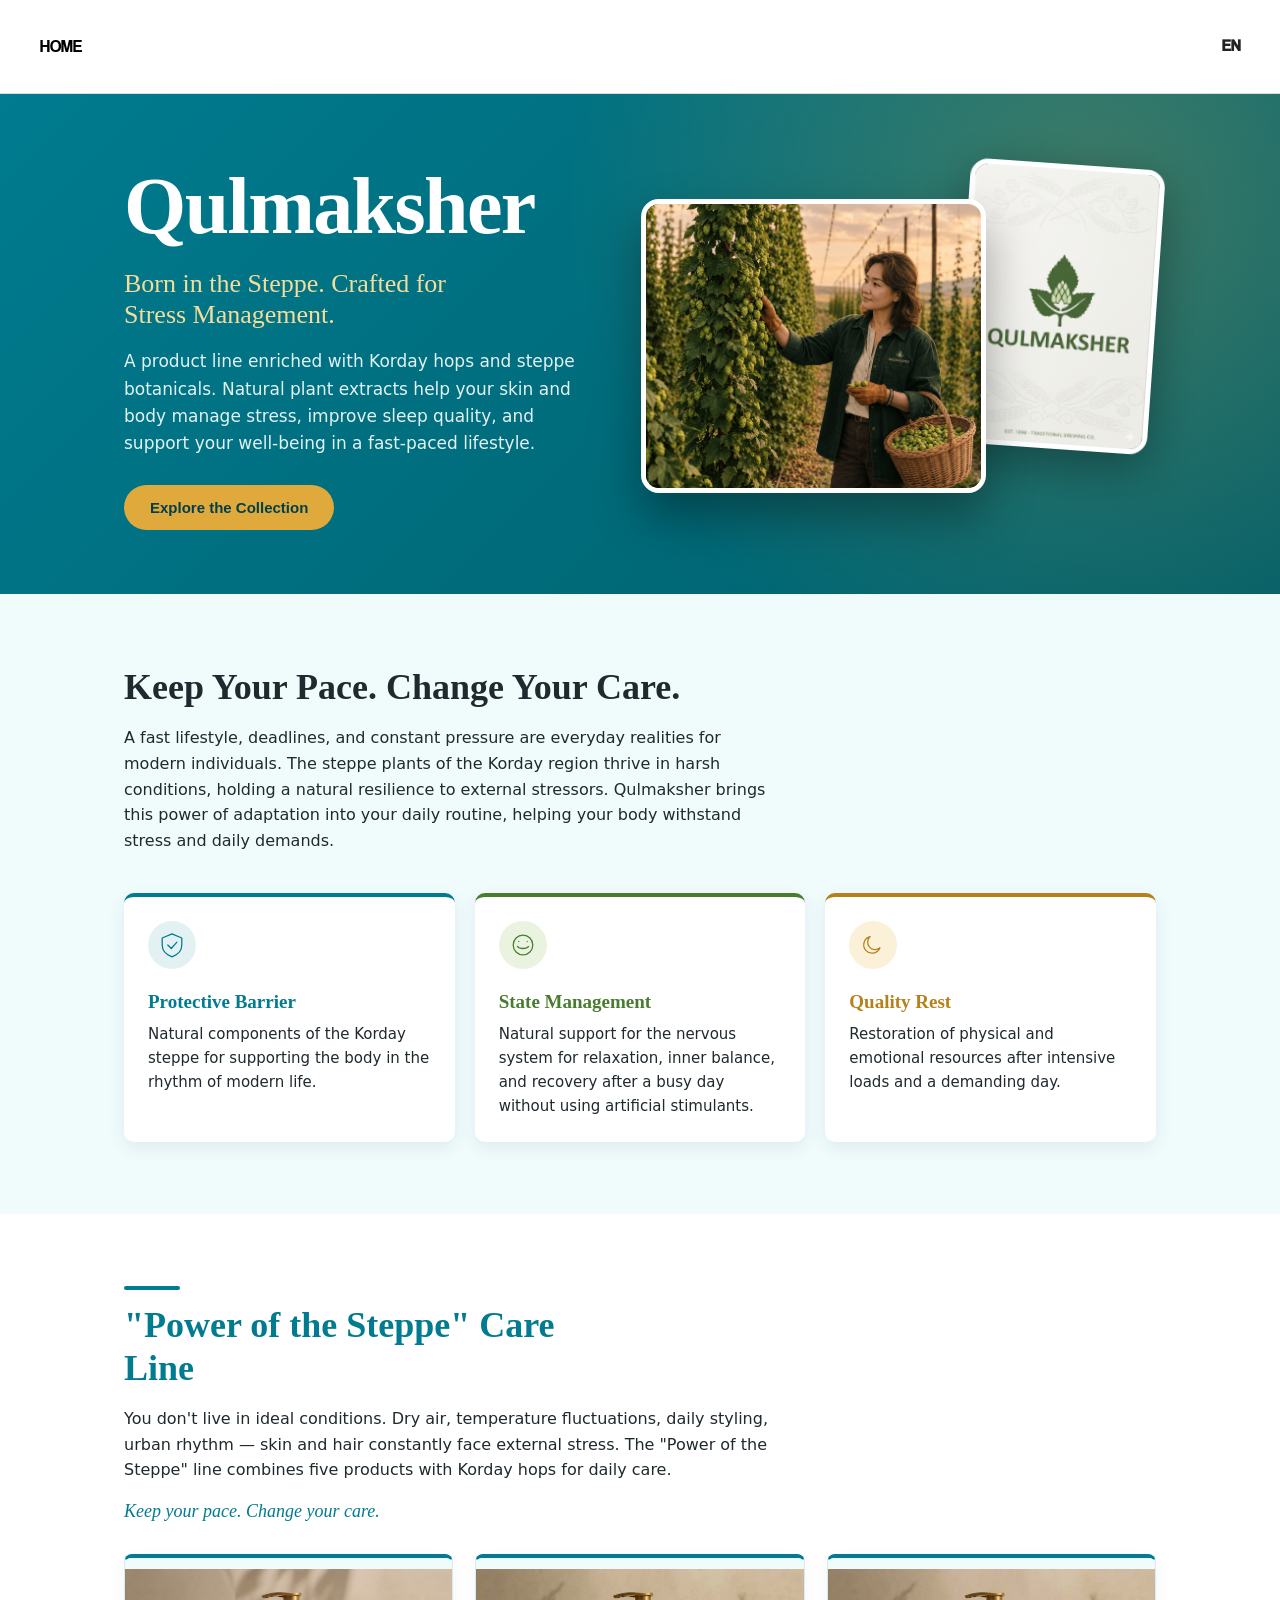
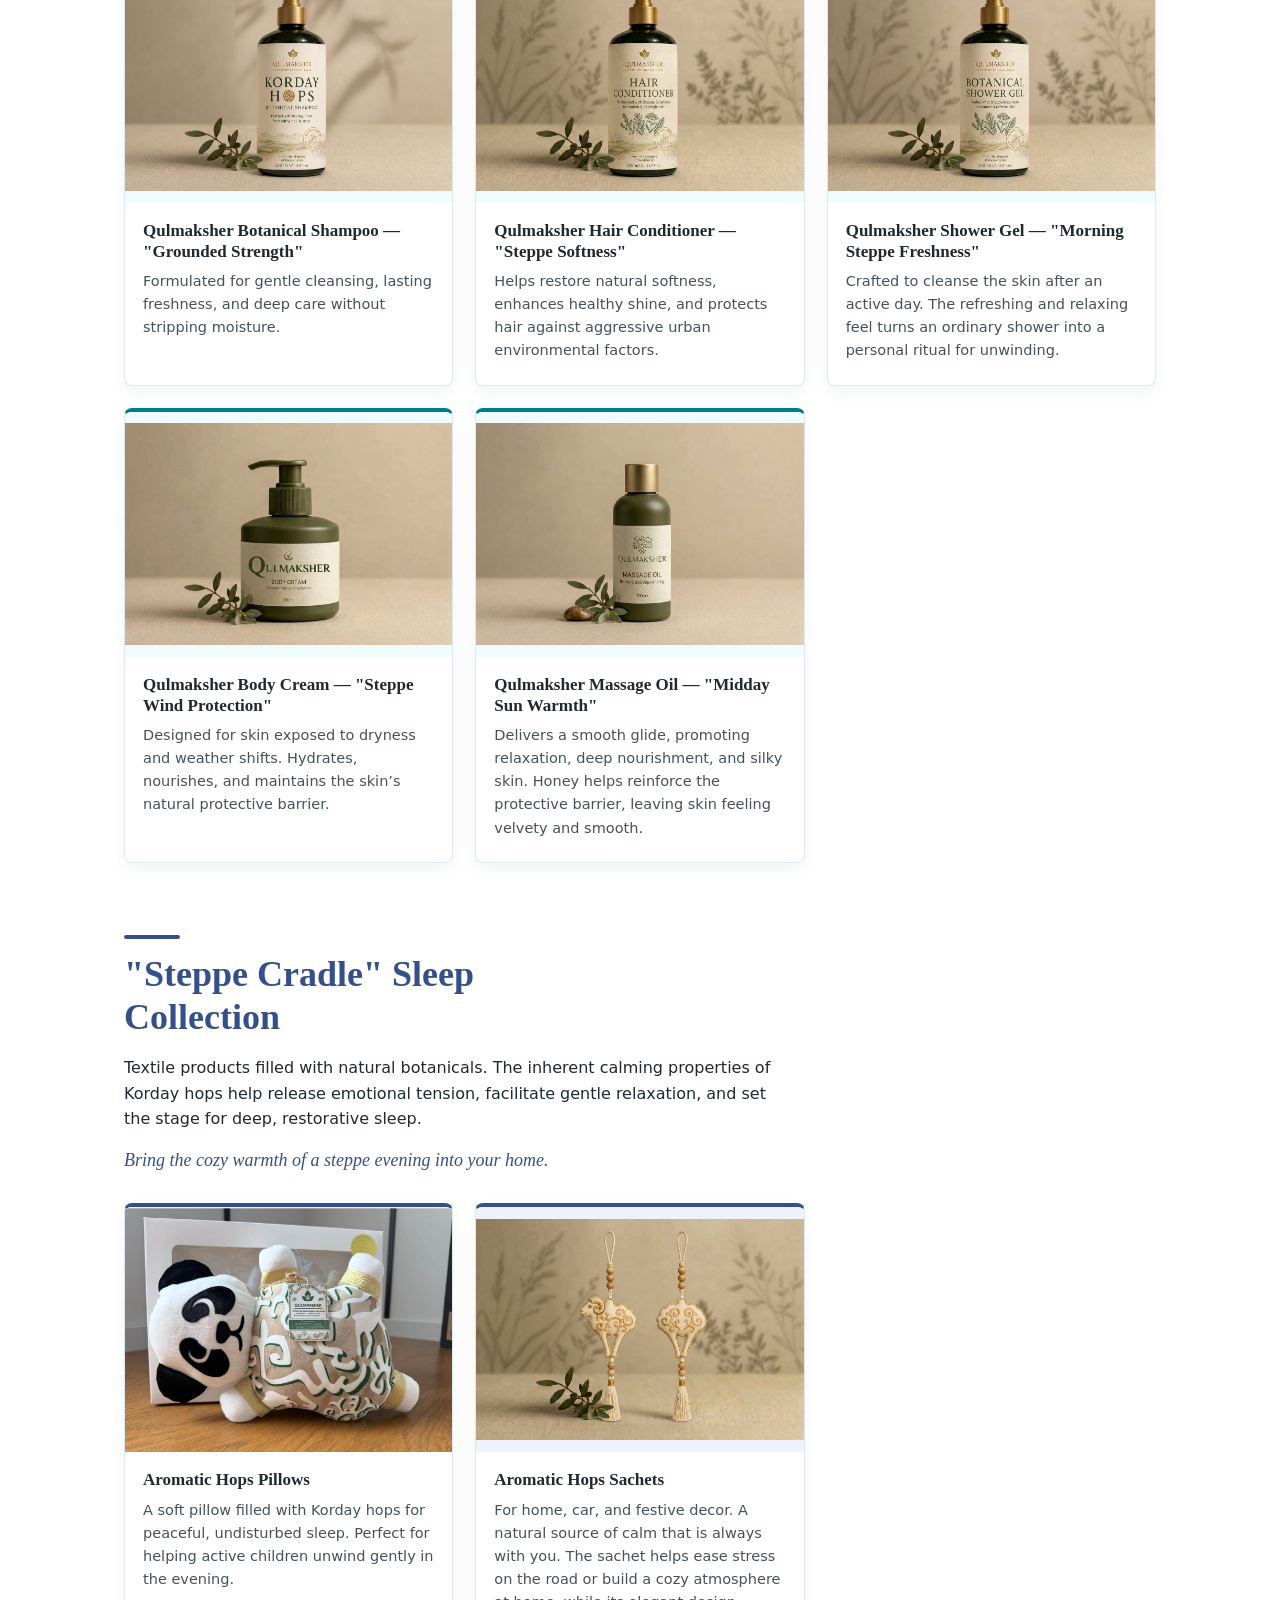
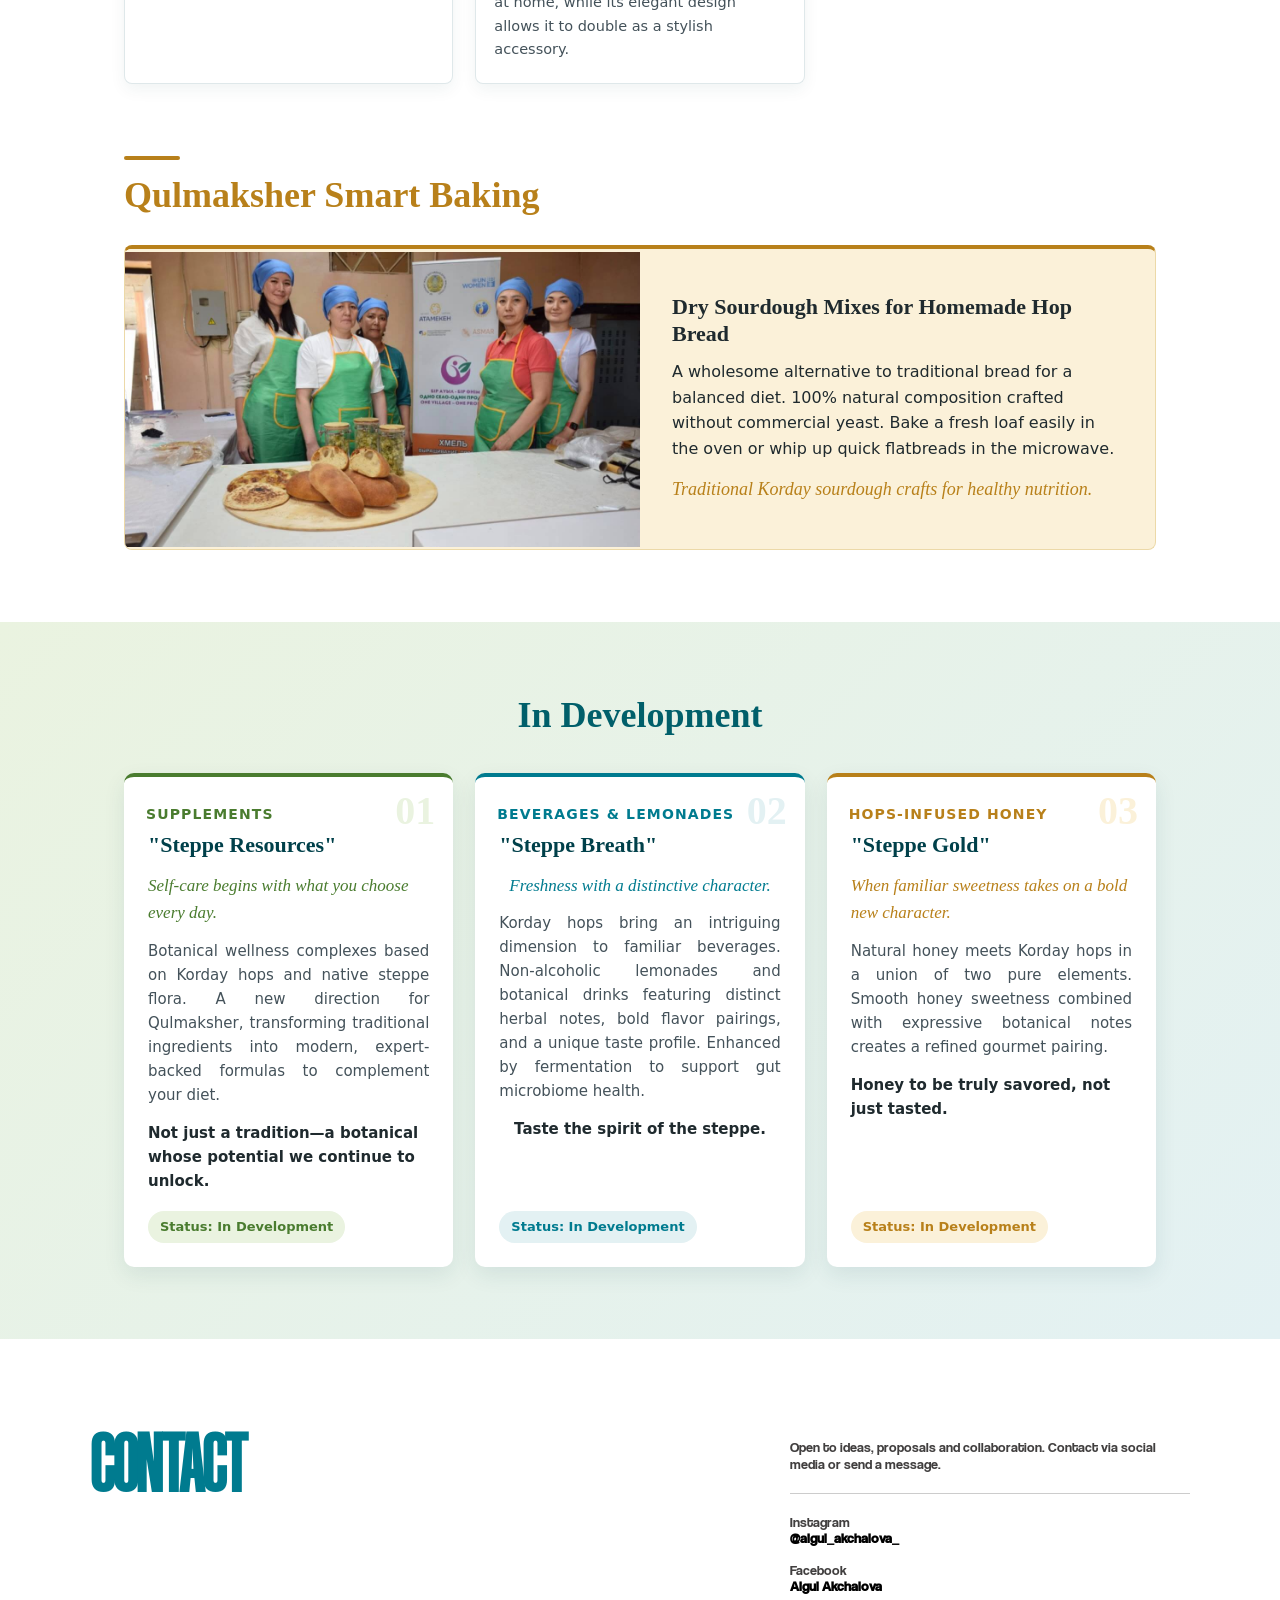
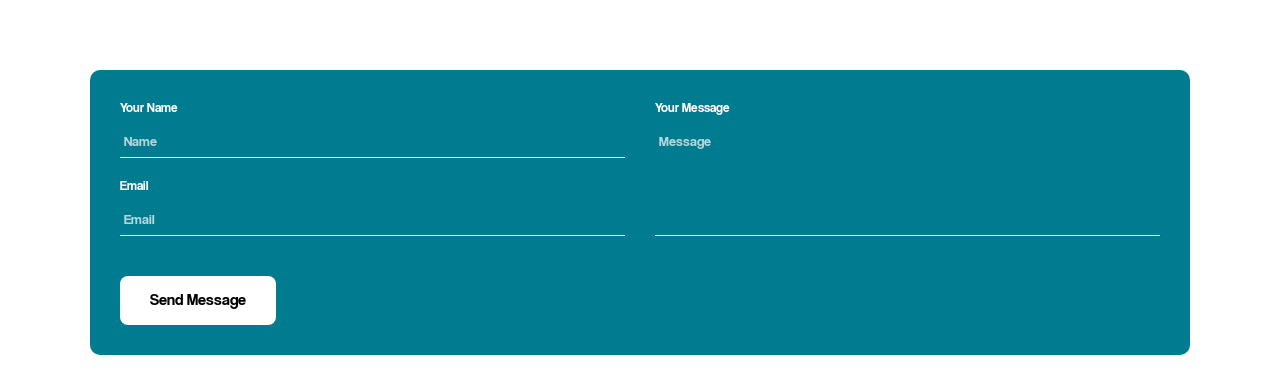
<file: qulmaksher/index.html>
<!DOCTYPE html>
<html lang="en">

<head>
  <meta charset="UTF-8">
  <meta name="viewport" content="width=device-width, initial-scale=1.0">
  <link rel="stylesheet" type="text/css" href="./../vendor/normalize.css">
  <link rel="stylesheet" type="text/css" href="./../index.css">
  <title>Aigul Akchalova</title>
</head>    
    
    <body>
      <div class="page">
        <header class="header">
      <nav class="nav_qulmaksher">
        <ul class="nav__list_qulmaksher" id="menu">
          <li><a href="../">Home</a></li>
          <!--<li><a href="#bio">About</a></li>
          <li><a href="#projects">Projects</a></li>
          <li><a href="#media">Media</a></li>-->
        </ul>
    
        <div class="lang" id="langParent">
          <span class="lang__current" onclick="toggleLang()">EN</span>
          <ul class="lang__dropdown" id="langMenu">
            <li><a href="./ru">RU</a></li>
            <li><a href="./kz/">KZ</a></li>
            <li><a href="./">EN</a></li>
          </ul>
        </div>
    
        <!--<div class="burger" id="burger">
          <span></span>
          <span></span>
          <span></span>
        </div>-->
      </nav>
    </header>
        
           <main class="q-main">

      <!-- БЛОК 1: ГЛАВНЫЙ ЭКРАН -->
      <section id="home" class="q-hero">
        <div class="q-wrap">
          <div>
            <h1>Qulmaksher</h1>
            <h2>Born in the Steppe. Crafted for Stress Management.</h2>
            <p class="subtitle">A product line enriched with Korday hops and steppe botanicals. Natural plant extracts help your skin and body manage stress, improve sleep quality, and support your well-being in a fast-paced lifestyle.</p>
            <a href="#catalog"><button type="button" class="q-btn" id="toCatalog">Explore the Collection</button></a>
          </div>
          <div class="q-hero__scene"><img class="q-hero__card" src="../images/hmel.png" alt="Логотип Qulmaksher"><img class="q-hero__main" src="../images/hmel_woman.png"alt="Сбор кордайского хмеля в поле"></div>
        </div>
      </section>

      <!-- БЛОК 2: АДАПТИВНОСТЬ И ФИЛОСОФИЯ -->
      <section id="about" class="q-about">
        <div class="q-wrap">
          <h2>Keep Your Pace. Change Your Care.</h2>
          <p class="description">A fast lifestyle, deadlines, and constant pressure are everyday realities for modern individuals. The steppe plants of the Korday region thrive in harsh conditions, holding a natural resilience to external stressors. Qulmaksher brings this power of adaptation into your daily routine, helping your body withstand stress and daily demands.</p>
          <div class="q-features">
            <div class="q-feature feature-1">
              <svg viewBox="0 0 40 40" aria-hidden="true"><path d="M20 4 6 10v10c0 9 6 14 14 17 8-3 14-8 14-17V10z"/><path d="m14 20 5 5 8-9"/></svg>
              <h3>Protective Barrier</h3>
              <p>Natural components of the Korday steppe for supporting the body in the rhythm of modern life.</p>
            </div>
            <div class="q-feature feature-2">
              <svg viewBox="0 0 40 40" aria-hidden="true"><circle cx="20" cy="20" r="14"/><path d="M12 22c3 4 13 4 16 0M14 15h.01M26 15h.01"/></svg>
              <h3>State Management</h3>
              <p>Natural support for the nervous system for relaxation, inner balance, and recovery after a busy day without using artificial stimulants.</p>
            </div>
            <div class="q-feature feature-3">
              <svg viewBox="0 0 40 40" aria-hidden="true"><path d="M30 24A12 12 0 1 1 16 8a10 10 0 0 0 14 16z"/></svg>
              <h3>Quality Rest</h3>
              <p>Restoration of physical and emotional resources after intensive loads and a demanding day.</p>
            </div>
          </div>
        </div>
      </section>

      <!-- СКРЫТЫЙ БЛОК: ВИДЕО
           Чтобы показать: 1) удалите слово hidden в строке ниже;
           2) вместо заглушки вставьте код видео (см. пример в комментарии). -->
      <section id="video" class="q-video" hidden>
        <div class="q-wrap">
          <h2>Видео о Qulmaksher</h2>
          <p>Посмотрите, как рождаются продукты из Кордайского хмеля.</p>
          <div class="q-video__frame">
            <!-- ЗАМЕНИТЕ на ваше видео. YouTube: возьмите ID из ссылки (youtube.com/watch?v=ЭТОТ_ID)
            <iframe src="https://www.youtube-nocookie.com/embed/ЭТОТ_ID"
                    title="Qulmaksher"
                    allow="accelerometer; autoplay; clipboard-write; encrypted-media; gyroscope; picture-in-picture"
                    allowfullscreen loading="lazy"></iframe>
            -->
          </div>
        </div>
      </section>

      <!-- БЛОК 3: КАТАЛОГ -->
      <section id="catalog" class="q-catalog">
        <div class="q-wrap">

          <!-- Категория 1 -->
          <div class="q-category" id="catalog">
            <div class="q-category__head"><h2>"Power of the Steppe" Care Line</h2>
            <p class="category-desc">You don't live in ideal conditions.
Dry air, temperature fluctuations, daily styling, urban rhythm — skin and hair constantly face external stress.
The "Power of the Steppe" line combines five products with Korday hops for daily care.
</p> <span class="q-quote quote">Keep your pace. Change your care.
</span></div>
            <div class="q-cards">
              <article class="q-card">
                <figure class="q-ph"><span>Фото: шампунь</span><img src="../images/shampoo.jpeg" alt="Шампунь Qulmaksher" loading="lazy" onerror="this.remove()"></figure>
                <div class="q-card__body"><h3>Qulmaksher Botanical Shampoo — "Grounded Strength"</h3><p>Formulated for gentle cleansing, lasting freshness, and deep care without stripping moisture.</p></div>
              </article>
              <article class="q-card">
                <figure class="q-ph"><span>Фото: кондиционер</span><img src="../images/conditioner.jpeg" alt="Кондиционер Qulmaksher" loading="lazy" onerror="this.remove()"></figure>
                <div class="q-card__body"><h3>Qulmaksher Hair Conditioner — "Steppe Softness"</h3><p>Helps restore natural softness, enhances healthy shine, and protects hair against aggressive urban environmental factors.</p></div>
              </article>
              <article class="q-card">
                <figure class="q-ph"><span>Фото: гель для душа</span><img src="../images/gel.jpeg" alt="Гель для душа Qulmaksher" loading="lazy" onerror="this.remove()"></figure>
                <div class="q-card__body"><h3>Qulmaksher Shower Gel — "Morning Steppe Freshness"</h3><p>Crafted to cleanse the skin after an active day. The refreshing and relaxing feel turns an ordinary shower into a personal ritual for unwinding.</p></div>
              </article>
              <article class="q-card">
                <figure class="q-ph"><span>Фото: крем для тела</span><img src="../images/cream.jpeg" alt="Крем для тела Qulmaksher" loading="lazy" onerror="this.remove()"></figure>
                <div class="q-card__body"><h3>Qulmaksher Body Cream — "Steppe Wind Protection"</h3><p>Designed for skin exposed to dryness and weather shifts. Hydrates, nourishes, and maintains the skin’s natural protective barrier.</p></div>
              </article>
              <article class="q-card">
                <figure class="q-ph"><span>Фото: массажное масло</span><img src="../images/oil.jpeg" alt="Массажное масло Qulmaksher" loading="lazy" onerror="this.remove()"></figure>
                <div class="q-card__body"><h3>Qulmaksher Massage Oil — "Midday Sun Warmth"</h3><p>Delivers a smooth glide, promoting relaxation, deep nourishment, and silky skin. Honey helps reinforce the protective barrier, leaving skin feeling velvety and smooth.</p></div>
              </article>
            </div>
          </div>

          <!-- Категория 2 -->
          <div class="q-category">
            <div class="q-category__head">
              <h2>"Steppe Cradle" Sleep Collection</h2>
              <p class="category-desc">Textile products filled with natural botanicals. The inherent calming properties of Korday hops help release emotional tension, facilitate gentle relaxation, and set the stage for deep, restorative sleep.</p>
              <span class="q-quote quote">Bring the cozy warmth of a steppe evening into your home.</span>
            </div>
            <div class="q-cards">
              <article class="q-card">
                <figure class="q-ph"><span>Фото: игрушка-грелка</span><img src="../images/toy.jpeg" alt="Текстильная игрушка-грелка, серия к Году Козы" loading="lazy" onerror="this.remove()"></figure>
                <div class="q-card__body"><h3>Aromatic Hops Pillows</h3><p>A soft pillow filled with Korday hops for peaceful, undisturbed sleep. Perfect for helping active children unwind gently in the evening.</p></div>
              </article>
              <article class="q-card">
                <figure class="q-ph"><span>Фото: саше</span><img src="../images/sashe.jpeg" alt="Ароматическое саше для спальни" loading="lazy" onerror="this.remove()"></figure>
                <div class="q-card__body"><h3>Aromatic Hops Sachets</h3><p>For home, car, and festive decor. A natural source of calm that is always with you. The sachet helps ease stress on the road or build a cozy atmosphere at home, while its elegant design allows it to double as a stylish accessory.</p></div>
                
              </article>
            </div>
          </div>

          <!-- Категория 3 -->
          <div class="q-category">
            <div class="q-category__head"><h2>Qulmaksher Smart Baking</h2></div>
            <div class="q-bake">
              <figure class="q-ph"><span>Фото: хлеб / смесь</span><img src="../images/hleb.jpeg" alt="Смесь для хлеба на хмельной закваске" loading="lazy" onerror="this.remove()"></figure>
              <div class="q-bake__text">
                <h3>Dry Sourdough Mixes for Homemade Hop Bread</h3>
                <p>A wholesome alternative to traditional bread for a balanced diet. 100% natural composition crafted without commercial yeast. Bake a fresh loaf easily in the oven or whip up quick flatbreads in the microwave.</p>
                <span class="q-quote quote">Traditional Korday sourdough crafts for healthy nutrition.</span>
              </div>
            </div>
          </div>

        </div>
      </section>

      <!-- БЛОК 4: В РАЗРАБОТКЕ -->
      <section id="future" class="q-future">
  <div class="q-wrap">
    <h2>In Development</h2>
    <div class="q-soon">

      <article class="q-soon__item">
        <span class="q-soon__num">01</span>
        <p class="q-soon__cat">SUPPLEMENTS</p>
        <h3>"Steppe Resources"</h3>
        <p class="q-soon__lead">Self-care begins with what you choose every day.</p>
        <p class="q-soon__desc">Botanical wellness complexes based on Korday hops and native steppe flora. A new direction for Qulmaksher, transforming traditional ingredients into modern, expert-backed formulas to complement your diet.</p>
        <p class="q-soon__tag">Not just a tradition—a botanical whose potential we continue to unlock.</p>
        <span class="q-soon__status">Status: In Development</span>
      </article>

      <article class="q-soon__item">
        <span class="q-soon__num">02</span>
        <p class="q-soon__cat">BEVERAGES & LEMONADES</p>
        <h3>"Steppe Breath"</h3>
        <p class="q-soon__lead">Freshness with a distinctive character.</p>
        <p class="q-soon__desc">Korday hops bring an intriguing dimension to familiar beverages. Non-alcoholic lemonades and botanical drinks featuring distinct herbal notes, bold flavor pairings, and a unique taste profile. Enhanced by fermentation to support gut microbiome health.</p>
        <p class="q-soon__tag">Taste the spirit of the steppe.</p>
        <span class="q-soon__status">Status: In Development</span>
      </article>

      <article class="q-soon__item">
        <span class="q-soon__num">03</span>
        <p class="q-soon__cat">HOPS-INFUSED HONEY</p>
        <h3>"Steppe Gold"</h3>
        <p class="q-soon__lead">When familiar sweetness takes on a bold new character.</p>
        <p class="q-soon__desc">Natural honey meets Korday hops in a union of two pure elements. Smooth honey sweetness combined with expressive botanical notes creates a refined gourmet pairing.</p>
        <p class="q-soon__tag">Honey to be truly savored, not just tasted.</p>
        <span class="q-soon__status">Status: In Development</span>
      </article>

    </div>
  </div>
</section>

    </main>
          
          <footer id="contact" class="contact">
      <div class="contact__container">
    
        <div class="contact__top">
    
          <div class="contact__left">
            <h2 class="contact__title">CONTACT</h2>
          </div>
    
          <div class="contact__right">
            <p class="contact__text">
              Open to ideas, proposals and collaboration.
              Contact via social media or send a message.
            </p>
    
            <hr class="contact__line">
    
            <div class="contact__socials">
              <p><strong>Instagram</strong><br>
                <a class="contact__link" href="https://www.instagram.com/aigul_akchalova_/" target="_blank">@aigul_akchalova_</a>
              </p>
    
              <p><strong>Facebook</strong><br>
                <a class="contact__link" href="https://www.facebook.com/ajgul.akcalova" target="_blank">Aigul Akchalova</a>
              </p>
            </div>
          </div>
    
        </div>
    
        <form class="contact__form" action="https://formspree.io/f/xdapqdky" method="POST">
    
          <div class="form__grid">
    
            <div class="form__left">
              <div class="form__group">
                <label>Your Name</label>
                <input type="text" name="name" placeholder="Name" required>
              </div>
    
              <div class="form__group">
                <label>Email</label>
                <input type="email" name="email" placeholder="Email" required>
              </div>
            </div>
    
            <div class="form__group form__group--message">
              <label>Your Message</label>
              <textarea name="message" placeholder="Message" required></textarea>
            </div>
    
          </div>
    
          <button type="submit" class="form__btn">
            Send Message
          </button>
    
        </form>
    
      </div>
    </footer>
    
  </div>
  <script src="../index.js" defer></script>


          </body>
</html>
</file>
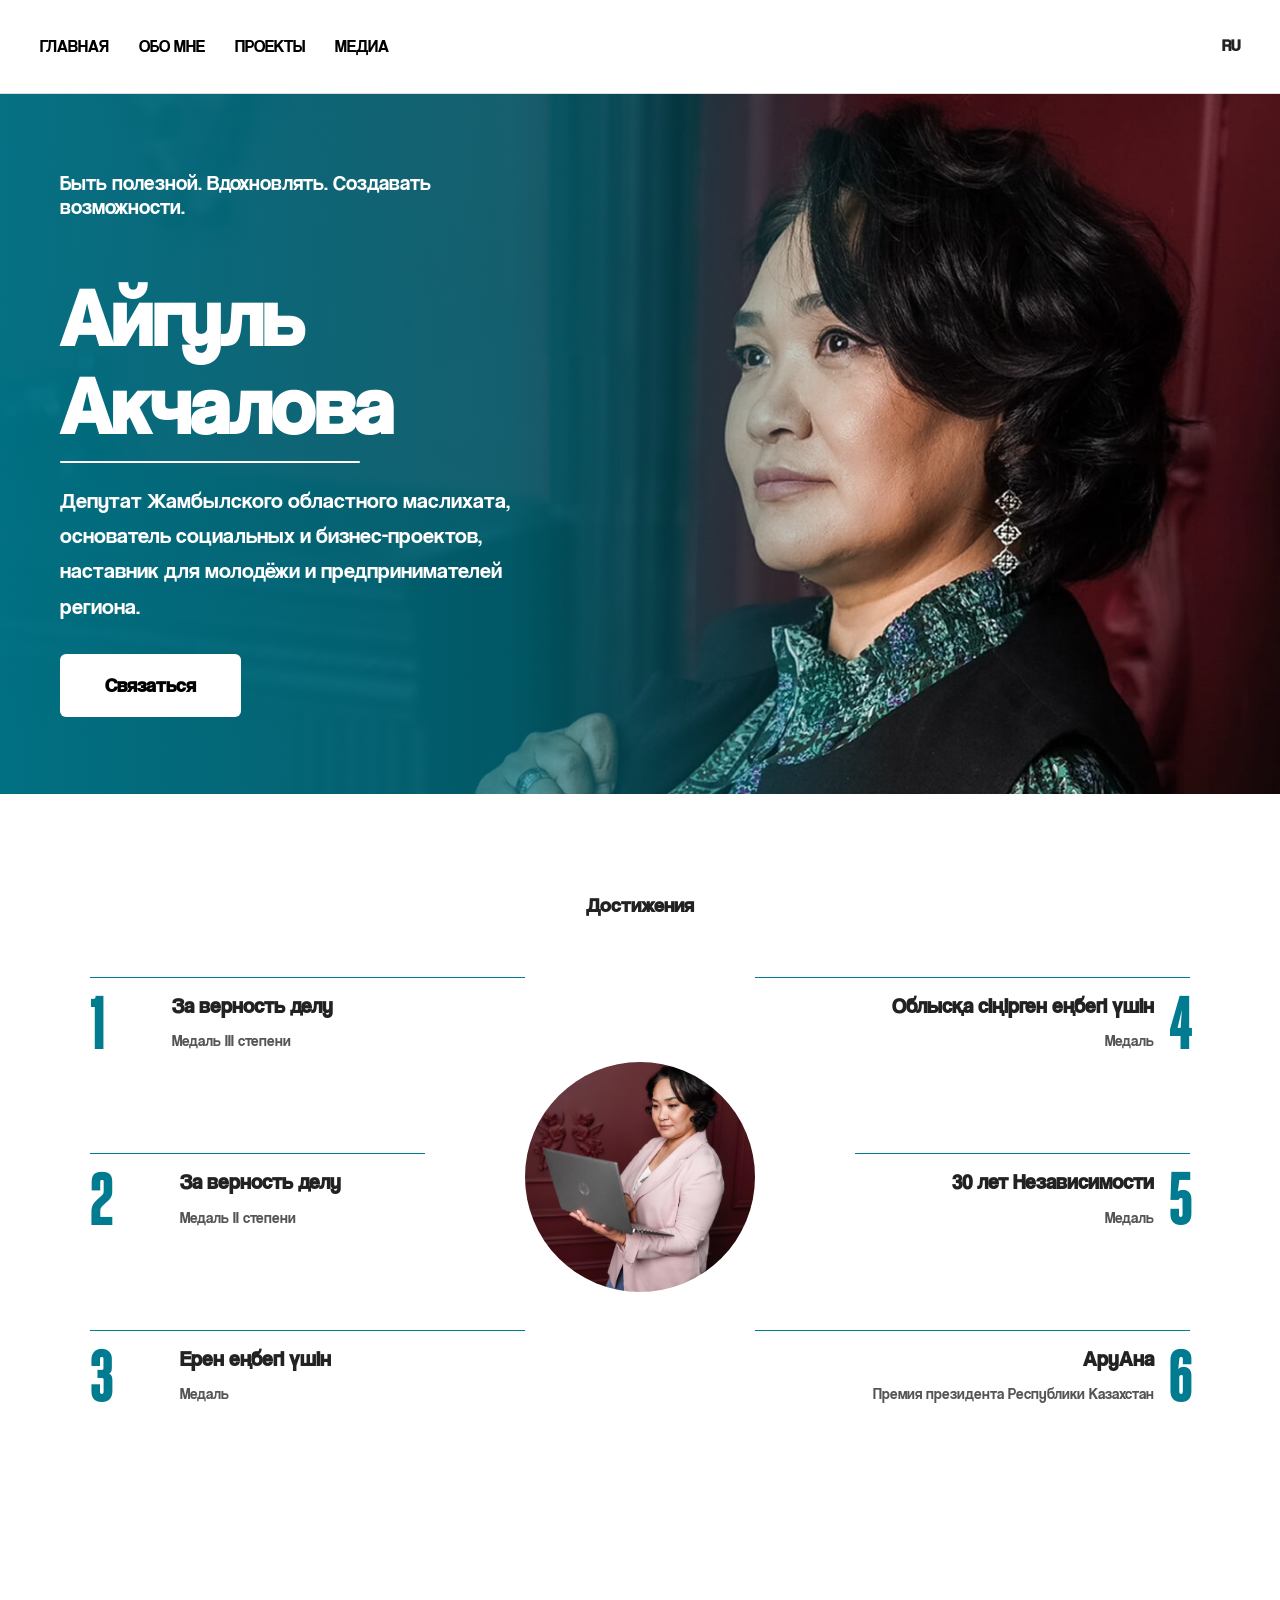
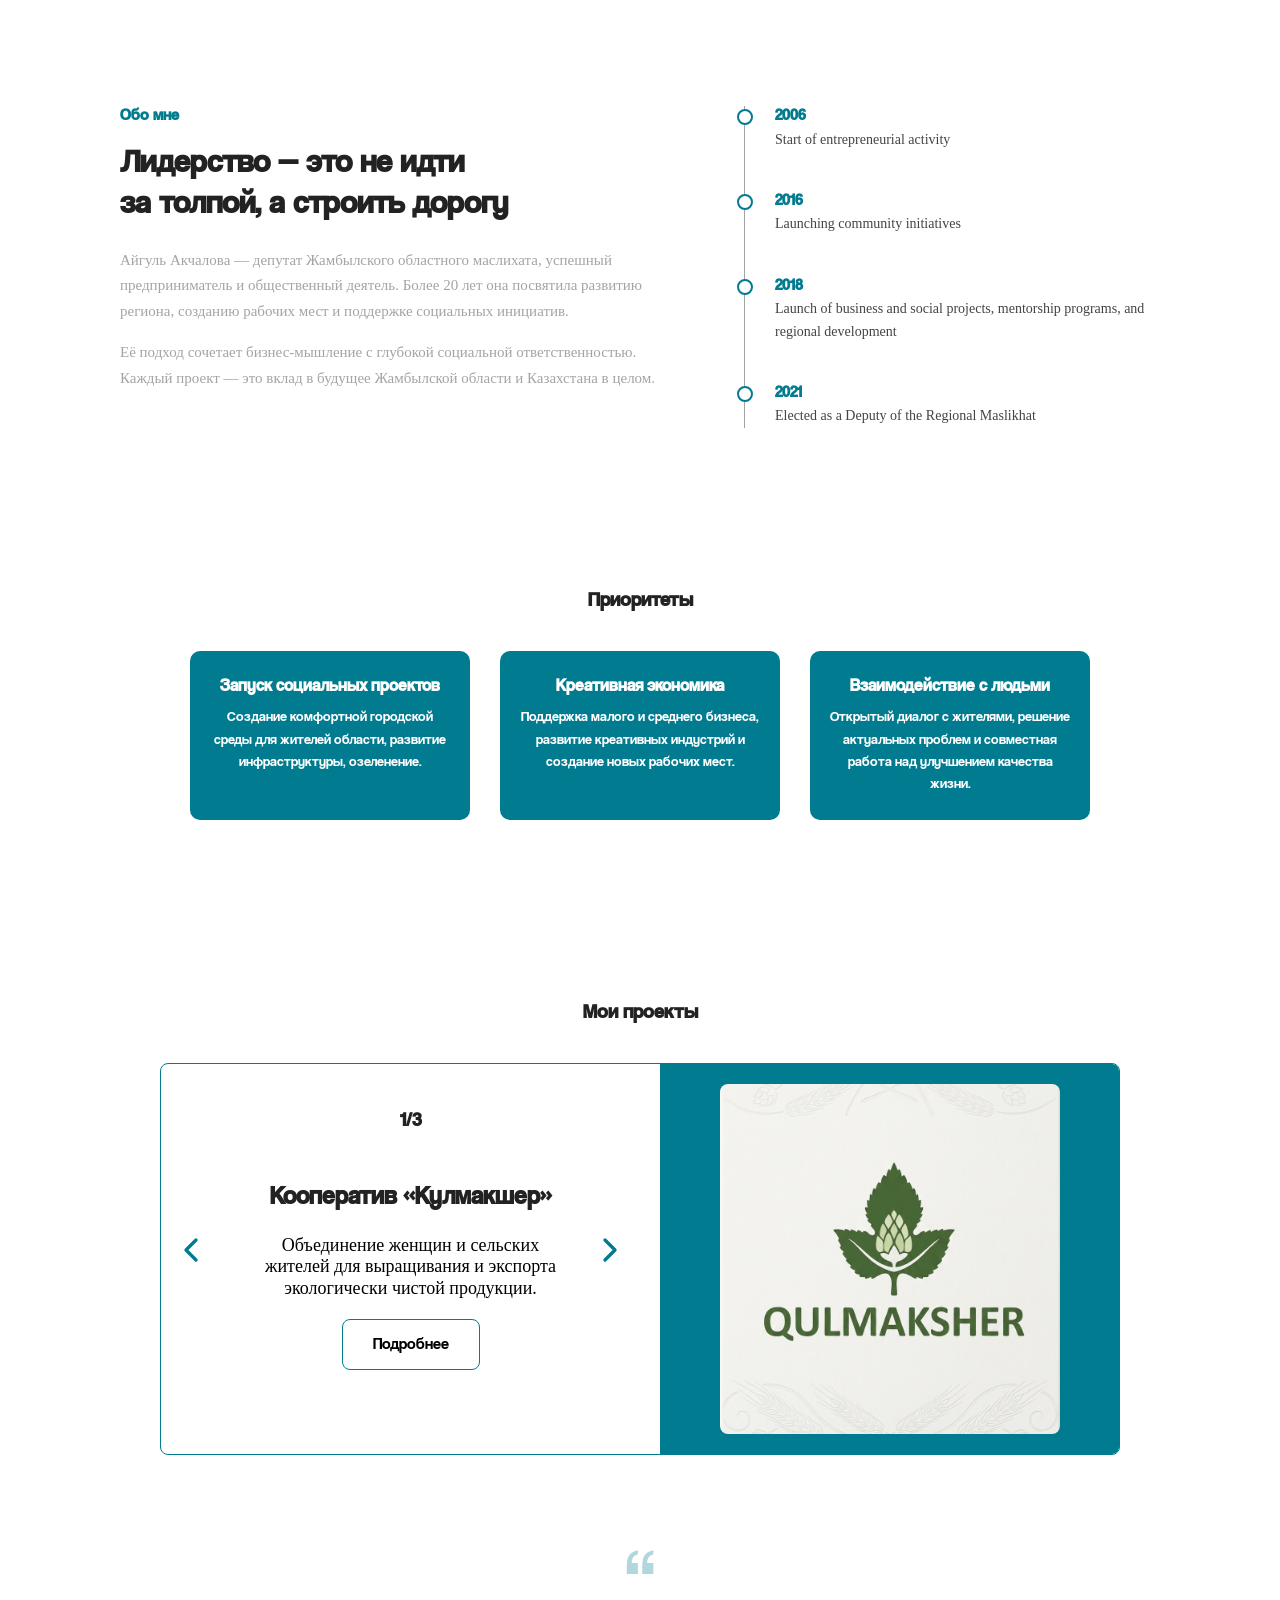
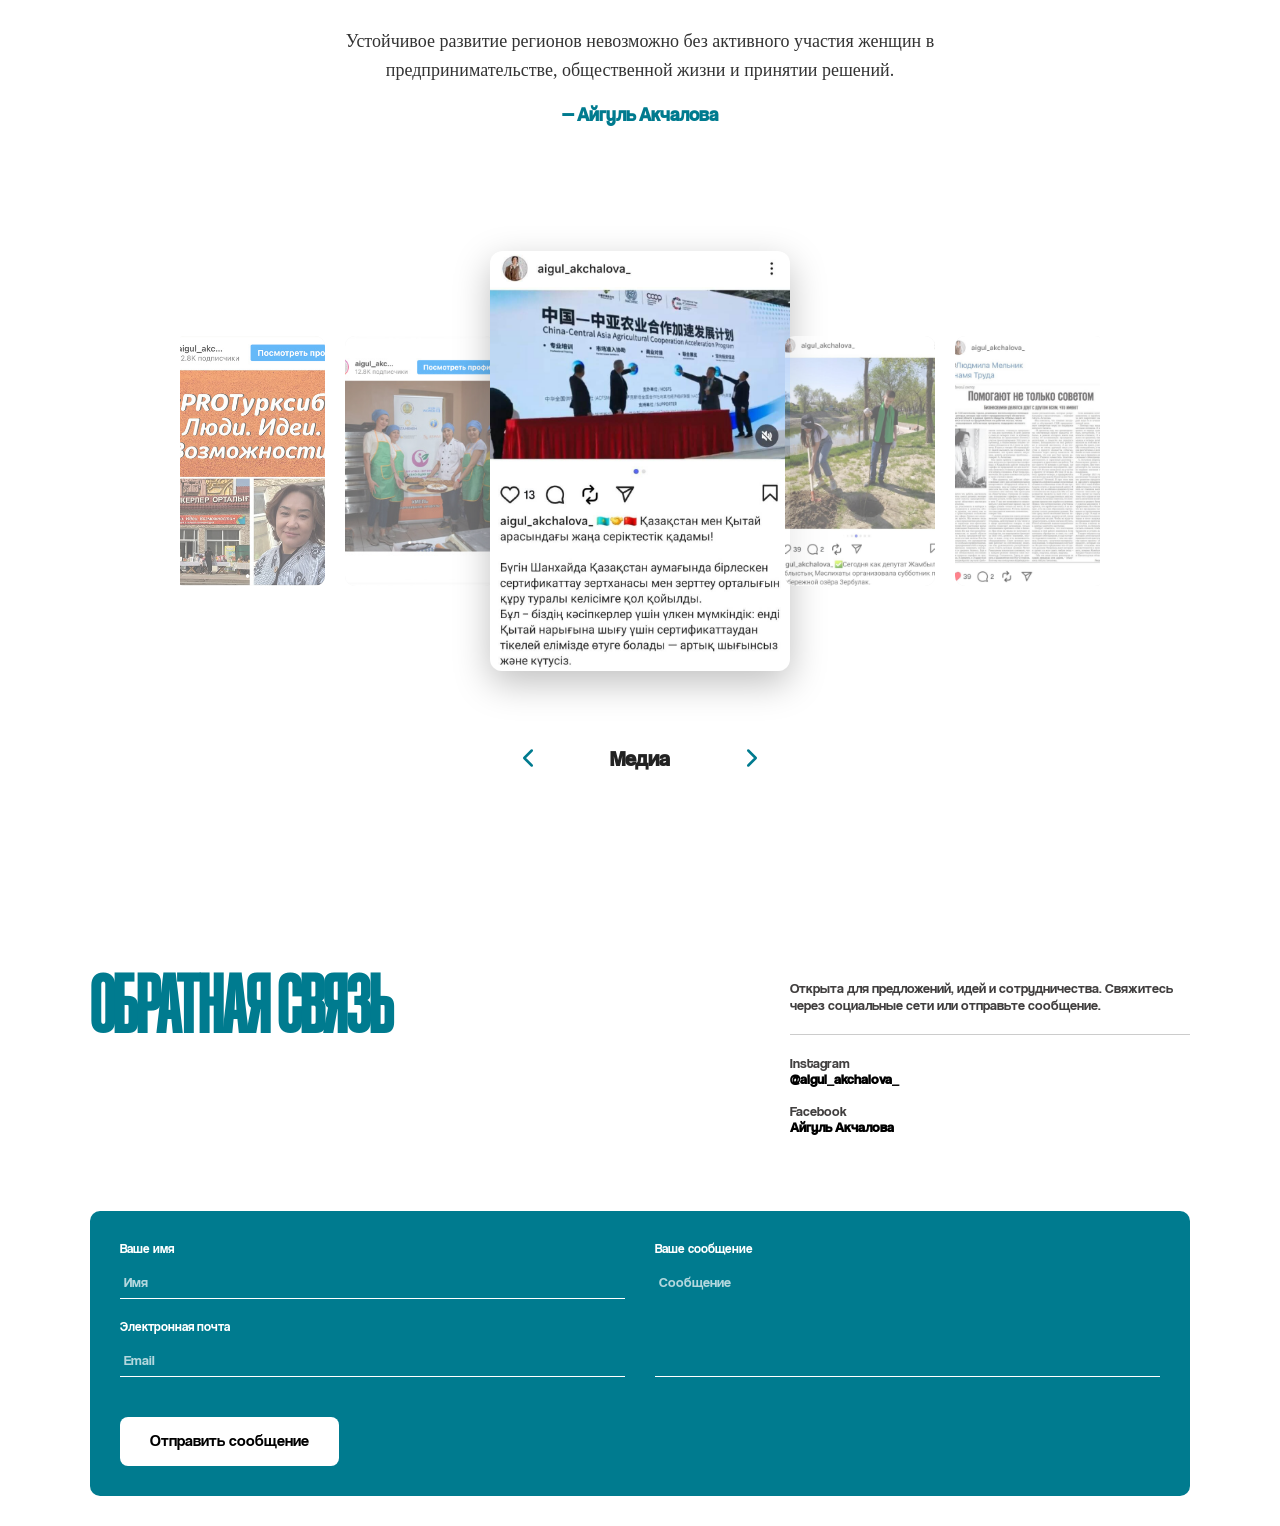
<file: ru/index.html>
<!DOCTYPE html>
<html lang="ru">

<head>
  <meta charset="UTF-8">
  <meta name="viewport" content="width=device-width, initial-scale=1.0">
  <link rel="stylesheet" type="text/css" href="../vendor/normalize.css">
  <link rel="stylesheet" type="text/css" href="../index.css">
  <title>Aigul Akchalova</title>
</head>

<body>
  <div class="page">
    <header class="header">
        <nav class="nav">
          <ul class="nav__list" id="menu">
            <li><a href="#home">Главная</a></li>
            <li><a href="#bio">Обо мне</a></li>
            <li><a href="#projects">Проекты</a></li>
            <li><a href="#media">Медиа</a></li>
          </ul>
          <div class="lang" id="langParent">
            <span class="lang__current" onclick="toggleLang()">RU</span>
            <ul class="lang__dropdown" id="langMenu">
              <li><a href="./">RU</a></li>
              <li><a href="../kz/">KZ</a></li>
              <li><a href="../">EN</a></li>
            </ul>
          </div>
          <div class="burger" id="burger">
            <span></span>
            <span></span>
            <span></span>
          </div>
        </nav>
      </header>
      <section id="home" class="hero">
        <div class="hero__content">
          <p class="hero__subtitle">Быть полезной. Вдохновлять. Создавать возможности.</p>
          <h1 class="hero__title">Айгуль Акчалова</h1>
          <p class="hero__text">
            Депутат Жамбылского областного маслихата, основатель социальных и бизнес-проектов, наставник для молодёжи и предпринимателей региона.
          </p>
          <a href="#contact" class="btn">Связаться</a>
        </div>
      </section>
      
      <section id="achievements" class="achievements">
        <h2 class="achievements__title">Достижения</h2>
      
        <div class="achievements__wrapper">
          <!-- Левая колонка -->
          <div class="achievements__col achievements__col--left">
            <div class="achievement">
              <span class="achievement__num">1</span>
              <div class="achievement__content">
                <h4 class="achievement__text">За верность делу</h4>
                <p>Медаль III степени</p>
              </div>
            </div>
      
            <div class="achievement achievement_middle">
              <span class="achievement__num">2</span>
              <div class="achievement__content">
                <h4 class="achievement__text">За верность делу</h4>
                <p>Медаль II степени</p>
              </div>
            </div>
      
            <div class="achievement">
              <span class="achievement__num">3</span>
              <div class="achievement__content">
                <h4 class="achievement__text">Ерен еңбегі үшін</h4>
                <p>Медаль</p>
              </div>
            </div>
          </div>
      
          <!-- Центральное фото -->
          <div class="achievements__photo">
            <img src="../images/mama2.jpg" alt="Айгул Акчалова">
          </div>
      
          <!-- Правая колонка -->
          <div class="achievements__col achievements__col--right">
            <div class="achievement right">
              <span class="achievement__num">4</span>
              <div class="achievement__content">
                <h4 class="achievement__text">Облысқа сіңірген еңбегі үшін</h4>
                <p>Медаль</p>
              </div>
            </div>
      
            <div class="achievement right achievement_middle2">
              <span class="achievement__num">5</span>
              <div class="achievement__content">
                <h4 class="achievement__text">30 лет Независимости</h4>
                <p>Медаль</p>
              </div>
            </div>
      
            <div class="achievement right">
              <span class="achievement__num">6</span>
              <div class="achievement__content">
                <h4 class="achievement__text">АруАна</h4>
                <p>Премия президента Республики Казахстан</p>
              </div>
            </div>
          </div>
        </div>
      </section>
      
      <section id="bio" class="about">
        <section id="bio" class="about">
          <div class="about__container">
        
            <div class="about__left">
              <h4 class="about__subtitle">Обо мне</h4>
              <h2 class="about__title">
                Лидерство — это не идти<br>
                за толпой, а строить дорогу
              </h2>
              <p class="about__text">
                Айгуль Акчалова — депутат Жамбылского областного маслихата, успешный предприниматель и общественный деятель.
                Более 20 лет она посвятила развитию региона, созданию рабочих мест и поддержке социальных инициатив.
              </p>
              <p class="about__text">
                Её подход сочетает бизнес‑мышление с глубокой социальной ответственностью. Каждый проект — это вклад в будущее
                Жамбылской области и Казахстана в целом.
              </p>
            </div>
        
            <div class="about__right timeline">
              <div class="timeline__item">
                <span class="timeline__year">2006</span>
                <p class="timeline_text">Start of entrepreneurial activity</p>
              </div>
              <div class="timeline__item">
                <span class="timeline__year">2016</span>
                <p class="timeline_text">Launching community initiatives</p>
              </div>
              <div class="timeline__item">
                <span class="timeline__year">2018</span>
                <p class="timeline_text">Launch of business and social projects, mentorship programs, and regional development</p>
              </div>
              <div class="timeline__item">
                <span class="timeline__year">2021</span>
                <p class="timeline_text">Elected as a Deputy of the Regional Maslikhat</p>
              </div>
            </div>
        
          </div>
        </section>
        
      
        <div class="priorities">
          <h3 class="priorities__title">Приоритеты</h3>
          <div class="priorities__grid">
            <div class="priority-card">
              <h4>Запуск социальных проектов</h4>
              <p>Создание комфортной городской среды для жителей области, развитие инфраструктуры, озеленение.</p>
            </div>
            <div class="priority-card">
              <h4>Креативная экономика</h4>
              <p>Поддержка малого и среднего бизнеса, развитие креативных индустрий и создание новых рабочих мест.</p>
            </div>
            <div class="priority-card">
              <h4>Взаимодействие с людьми</h4>
              <p>Открытый диалог с жителями, решение актуальных проблем и совместная работа над улучшением качества жизни.</p>
            </div>
          </div>
        </div>
      </section>
      <section id="projects" class="projects">
        <h3 class="projects__title">Мои проекты</h3>
      
        <div class="projects__slider">
          <button class="slider__btn slider__btn--prev">
            <!-- стрелка влево -->
            <svg width="38" height="38" viewBox="0 0 24 24" fill="none"
                 xmlns="[w3.org](http://www.w3.org/2000/svg)">
              <path d="M15 18L9 12L15 6"
                    stroke="currentColor"
                    stroke-width="2"
                    stroke-linecap="round"
                    stroke-linejoin="round"/>
            </svg>
          </button>
      
          <div class="slider__content">
            <!-- Слайд 1 -->
            <div class="slide active">
              <div class="slide__text">
                <span class="slide__count">1/3</span>
                <h4 class="slide__title">Кооператив «Кулмакшер»</h4>
                <p class="slide__desc">
                  Объединение женщин и сельских жителей для выращивания и экспорта экологически чистой продукции.
                </p>
                <button class="slide__btn" onclick="location.href='../qulmaksher/ru'">Подробнее</button>
              </div>
              <div class="slide__image">
                <img src="../images/hmel.png" alt="Кордайский хмель" />
              </div>
            </div>
      
            <!-- Слайд 2 -->
            <div class="slide">
              <div class="slide__text">
                <span class="slide__count">2/3</span>
                <h4 class="slide__title">Центр поддержки предпринимателей(Комплекс Turksib)</h4>
                <p class="slide__desc">
                  Многофункциональный центр, объединяющий пространства для бизнеса, образования и общественных мероприятий.
                  Точка роста для предпринимателей региона.
                </p>
              </div>
              <div class="slide__image">
                <img src="../images/turksib.jpeg" alt="Центр при Turksib" />
              </div>
            </div>
      
            <!-- Слайд 3 -->
            <div class="slide">
              <div class="slide__text">
                <span class="slide__count">3/3</span>
                <h4 class="slide__title">Инициативы по благоустройству</h4>
                <p class="slide__desc">
                  Высадка зеленых насаждений: "аллея женщин предпринимателей"; установка креативных конструкций для сбора пластиковых изделий
                </p>
              </div>
              <div class="slide__image">
                <img src="../images/project3.jpg" alt="Women Business Forum" />
              </div>
            </div>
          </div>
      
          <button class="slider__btn slider__btn--next">
            <!-- стрелка вправо -->
            <svg width="38" height="38" viewBox="0 0 24 24" fill="none"
                 xmlns="[w3.org](http://www.w3.org/2000/svg)">
              <path d="M9 6L15 12L9 18"
                    stroke="currentColor"
                    stroke-width="2"
                    stroke-linecap="round"
                    stroke-linejoin="round"/>
            </svg>
          </button>
        </div>
      
        <div class="projects__quote">
          <p class="quote__symbol">“</p>
          <p class="quote__text">
            Устойчивое развитие регионов невозможно без активного участия женщин в предпринимательстве,
            общественной жизни и принятии решений.
          </p>
          <p class="quote__author">— Айгуль Акчалова</p>
        </div>
      </section>
      
      <section id="media" class="media">
        <div class="media__slider">
      
          <div class="media__track">
      
            <!-- Instagram пост 1 -->
            <div class="media__item">
              <a href="https://www.instagram.com/p/DQOnwRZjPWX/?igsh=anRzenN1NXZsbncy" target="_blank">
                <img src="../images/insta1.jpg" alt="post">
              </a>
            </div>
      
            <!-- Instagram пост 2 -->
            <div class="media__item">
              <a href="https://www.instagram.com/p/CrvB2lLM_lL/?igsh=MThjNWU4bm5ydHFhNw%3D%3D" target="_blank">
                <img src="../images/insta2.jpg" alt="post">
              </a>
            </div>
      
            <!-- Facebook видео -->
            <div class="media__item">
              <a href="https://www.instagram.com/p/DQ8yv_RDMmQ/?igsh=MWh2cmQ1cWFvbjhmZQ==" target="_blank">
                <img src="../images/insta4.jpg" alt="facebook video">
              </a>
            </div>
      
            <!-- Повторы для заполнения (ты заменишь позже) -->
            <div class="media__item">
              <a href="https://www.instagram.com/p/CcaLO3jM9Mw/?img_index=7&igsh=MWF0N3pzc3M0ZWVuYw==" target="_blank">
                <img src="../images/insta3.jpg" alt="post">
              </a>
            </div>
      
            <div class="media__item">
              <a href="https://www.instagram.com/p/CaPYWFOMVvw/?igsh=MTB3cTRjcnBpbmE3Ng==" target="_blank">
                <img src="../images/insta5.jpg" alt="post">
              </a>
            </div>
      
            <div class="media__item">
              <a href="https://www.instagram.com/p/Cpg7gY-jPI0/?img_index=1&igsh=bTk4NnVzZWw0bQ==" target="_blank">
                <img src="../images/insta6.jpg" alt="facebook video">
              </a>
            </div>
      
            <div class="media__item">
              <a href="https://www.instagram.com/p/CrkMhRjIRc3/?igsh=MWVqdGpvajFtajAwYQ==" target="_blank">
                <img src="../images/insta7.jpg" alt="post">
              </a>
            </div>
      
            <div class="media__item">
              <a href="https://www.instagram.com/p/C_TDjS9s6E4/?igsh=MXZhYjQ0OXJ1dXMw" target="_blank">
                <img src="../images/insta8.jpg" alt="post">
              </a>
            </div>
      
          </div>
      
          <!-- КОНТРОЛЫ И НАЗВАНИЕ СНИЗУ -->
          <div class="media__controls">
            <button class="media__btn media__btn--prev">
              <svg width="30" height="30" viewBox="0 0 24 24">
                <path d="M15 18L9 12L15 6" stroke="currentColor" stroke-width="2"
                      stroke-linecap="round" stroke-linejoin="round"/>
              </svg>
            </button>
      
            <h3 class="media__title">Медиа</h3>
      
            <button class="media__btn media__btn--next">
              <svg width="30" height="30" viewBox="0 0 24 24">
                <path d="M9 6L15 12L9 18" stroke="currentColor" stroke-width="2"
                      stroke-linecap="round" stroke-linejoin="round"/>
              </svg>
            </button>
          </div>
      
        </div>
      </section>
      
      
      
      <footer id="contact" class="contact">
        <div class="contact__container">
      
          <!-- ВЕРХ -->
          <div class="contact__top">
            
            <!-- ЛЕВО: заголовок -->
            <div class="contact__left">
              <h2 class="contact__title">ОБРАТНАЯ СВЯЗЬ</h2>
            </div>
      
            <!-- ПРАВО: текст + соцсети -->
            <div class="contact__right">
              <p class="contact__text">
                Открыта для предложений, идей и сотрудничества.  
                Свяжитесь через социальные сети или отправьте сообщение.
              </p>
      
              <hr class="contact__line">
      
              <div class="contact__socials">
                <p><strong>Instagram</strong><br>
                  <a class="contact__link"  href="https://www.instagram.com/aigul_akchalova_/" target="_blank">
                    @aigul_akchalova_
                  </a>
                </p>
      
                <p><strong>Facebook</strong><br>
                  <a class="contact__link" href="https://www.facebook.com/ajgul.akcalova" target="_blank">
                    Айгуль Акчалова
                  </a>
                </p>
                
              </div>
            </div>
      
          </div>
      
          <!-- НИЗ: форма -->
          <form class="contact__form" action="https://formspree.io/f/xdapqdky" method="POST">
  
            <div class="form__grid">
          
              <!-- ЛЕВАЯ КОЛОНКА -->
              <div class="form__left">
                <div class="form__group">
                  <label>Ваше имя</label>
                  <input type="text" name="name" placeholder="Имя" required>
                </div>
          
                <div class="form__group">
                  <label>Электронная почта</label>
                  <input type="email" name="email" placeholder="Email" required>
                </div>
              </div>
          
              <!-- ПРАВАЯ КОЛОНКА -->
              <div class="form__group form__group--message">
                <label>Ваше сообщение</label>
                <textarea name="message" placeholder="Сообщение" required></textarea>
              </div>
          
            </div>
          
            <button type="submit" class="form__btn">
              Отправить сообщение
            </button>
          
          </form>
      
        </div>
      </footer>
      
        </div>
  </div>
  <script src="../index.js" defer></script>
</body>

</html>
</file>
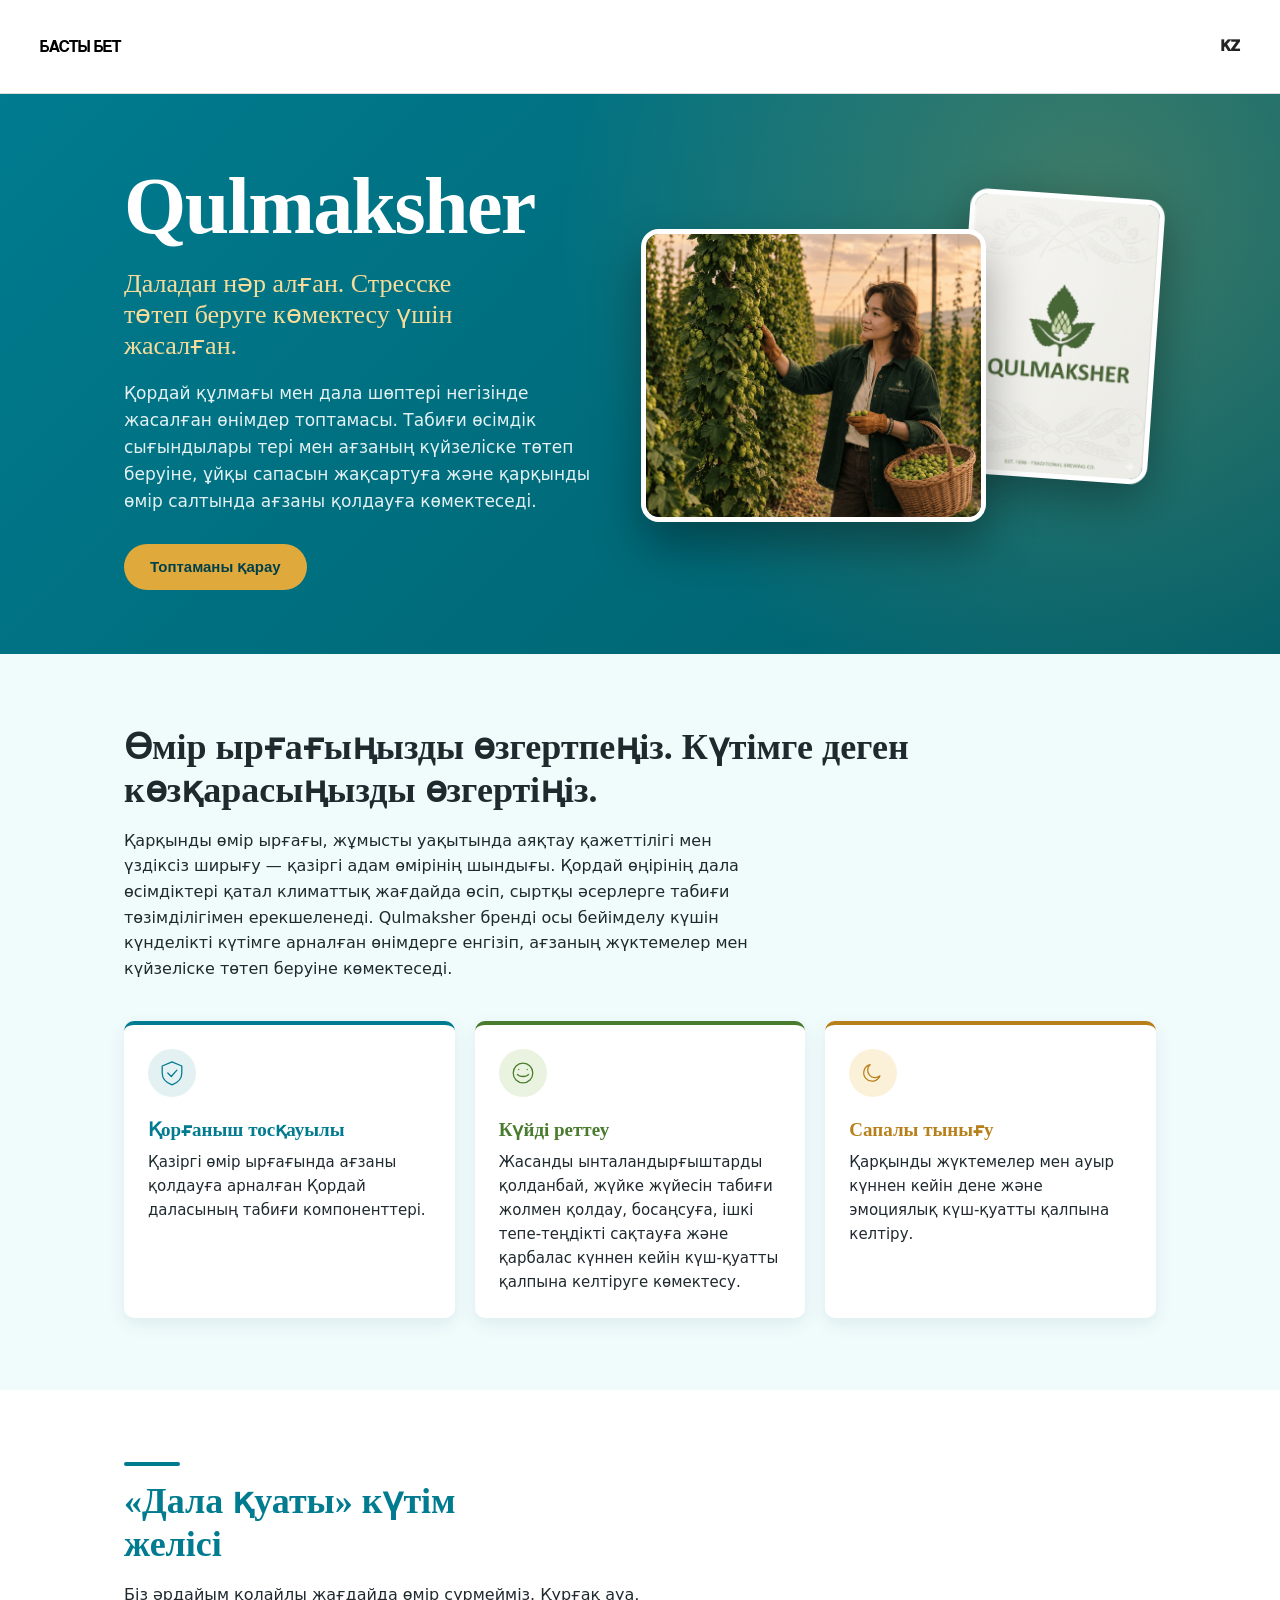
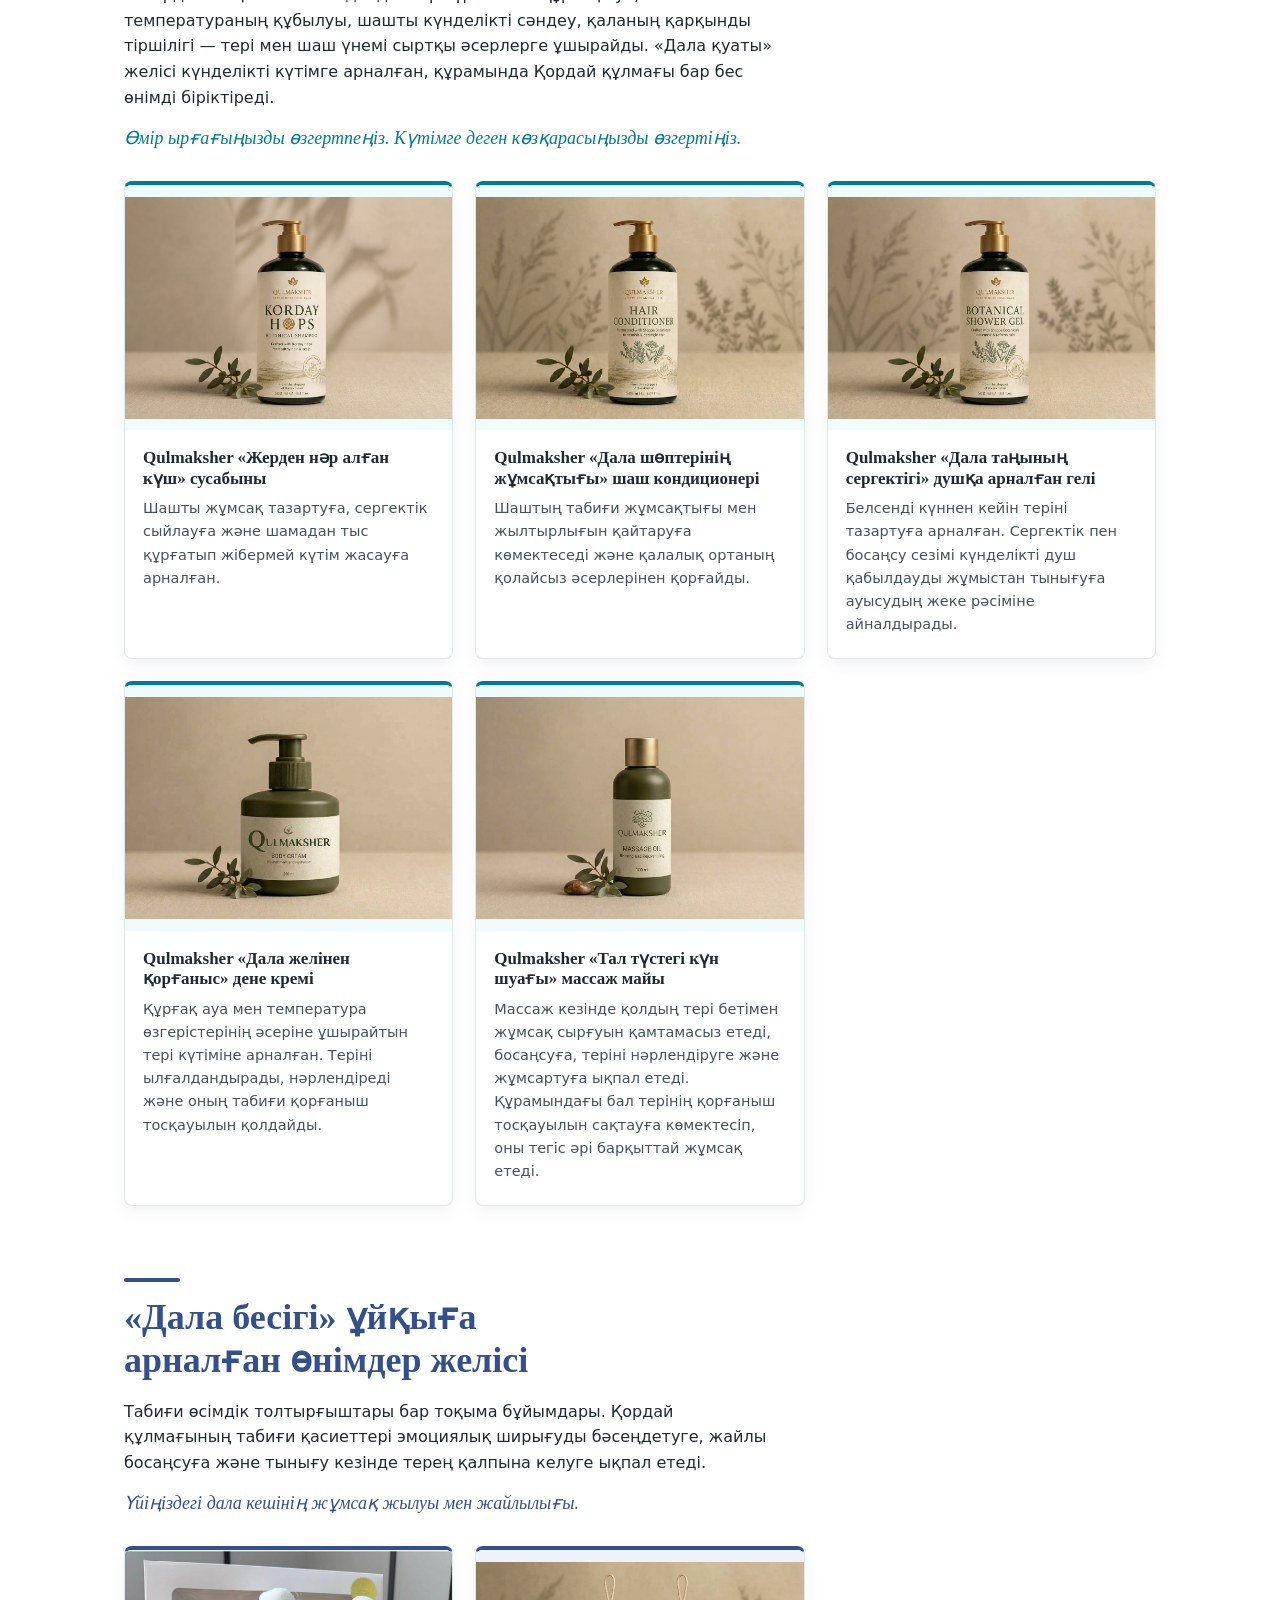
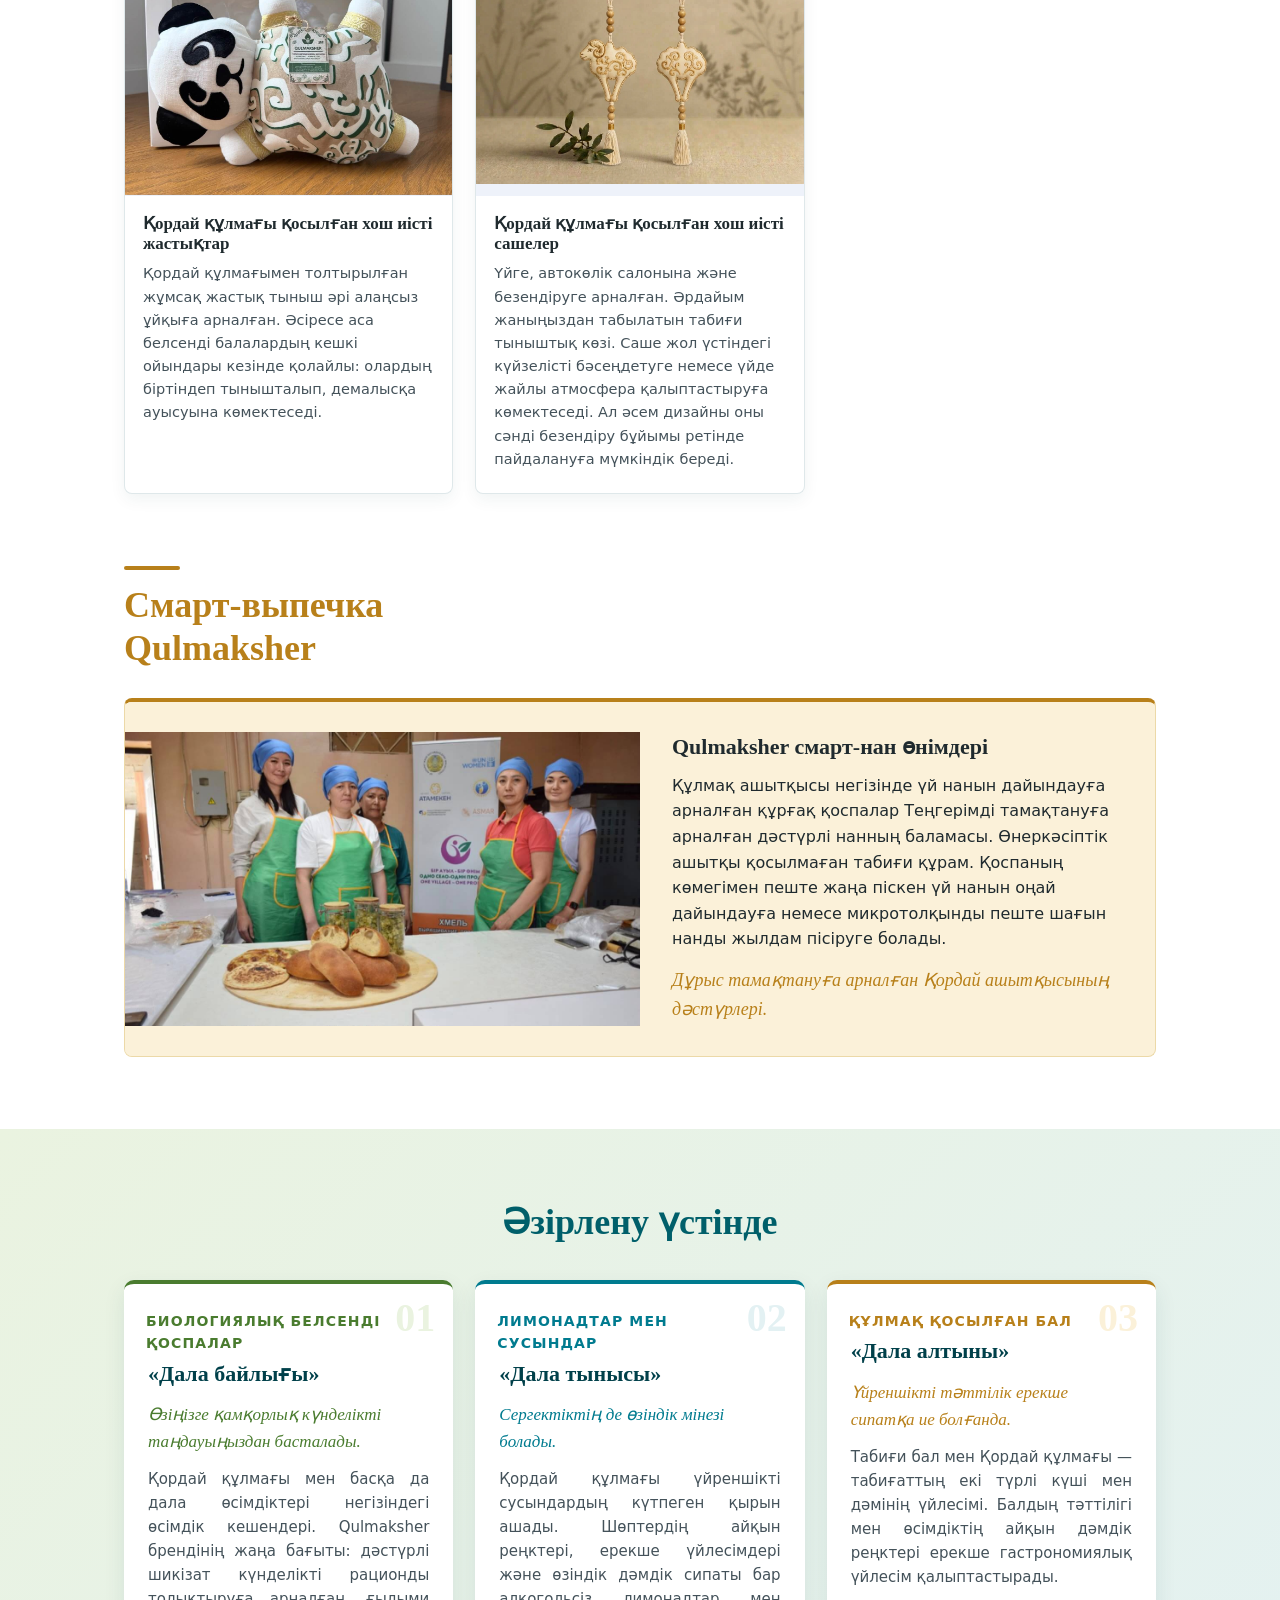
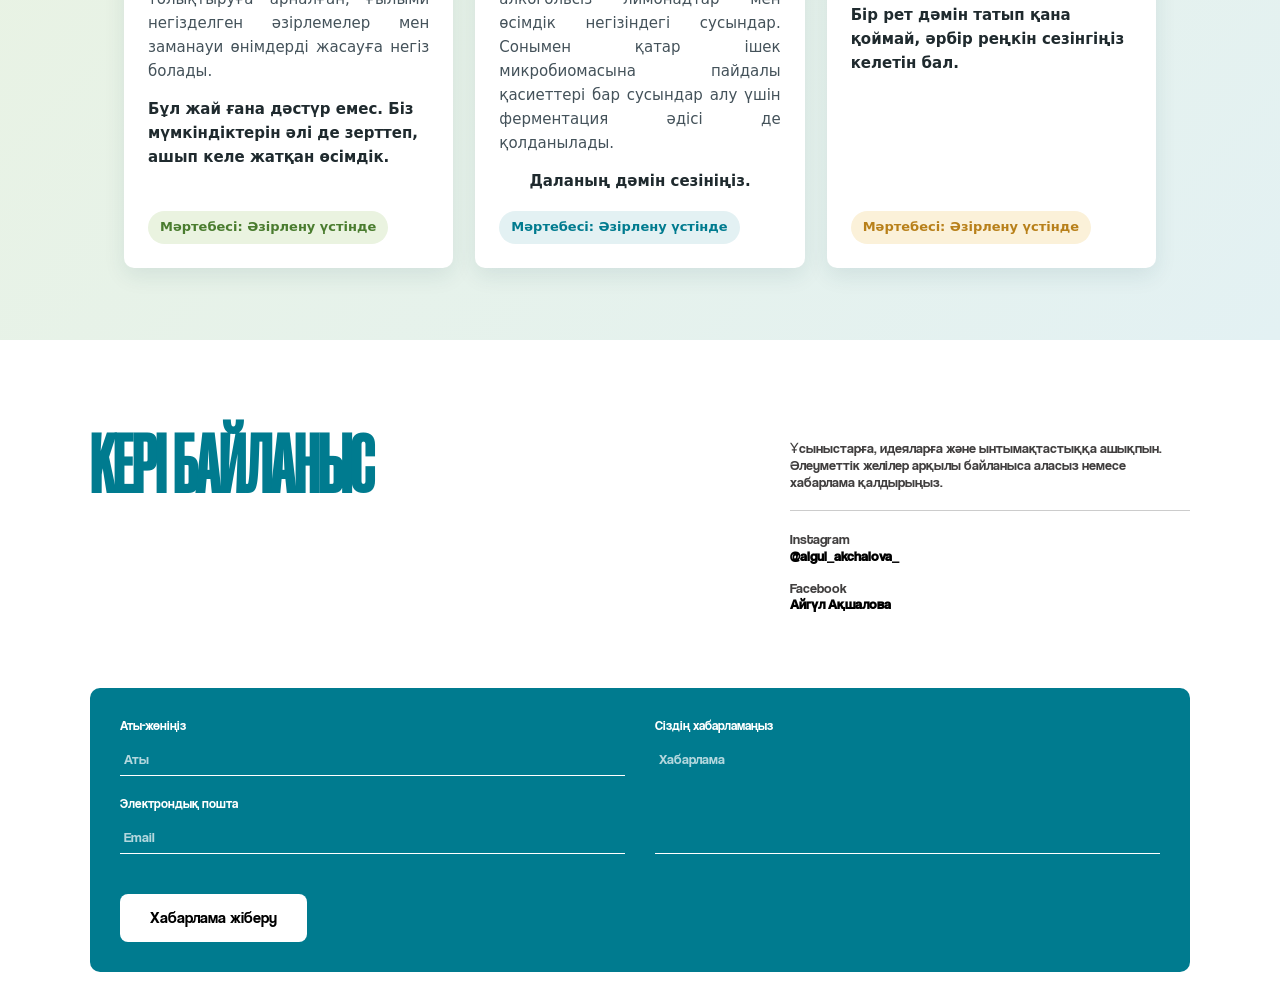
<file: qulmaksher/kz/index.html>
<!DOCTYPE html>
<html lang="kz">

<head>
  <meta charset="UTF-8">
  <meta name="viewport" content="width=device-width, initial-scale=1.0">
  <link rel="stylesheet" type="text/css" href="../../vendor/normalize.css">
  <link rel="stylesheet" type="text/css" href="../../index.css">
  <title>Aigul Akchalova</title>
</head>    
    
    <body>
      <div class="page">
         <header class="header">
        <nav class="nav_qulmaksher">
          <ul class="nav__list_qulmaksher" id="menu">
            <li><a href="../../kz/">Басты бет</a></li>
            <!-- <li><a href="#bio">Мен туралы</a></li> 
            <li><a href="#projects">Жобалар</a></li>
            <li><a href="#media">Медиа</a></li> -->
          </ul>
          <div class="lang" id="langParent">
            <span class="lang__current" onclick="toggleLang()">KZ</span>
            <ul class="lang__dropdown" id="langMenu">
              <li><a href="../ru">RU</a></li>
              <li><a href="./">KZ</a></li>
              <li><a href="../">EN</a></li>
            </ul>
          </div>
          <!-- <div class="burger" id="burger">
            <span></span>
            <span></span>
            <span></span>
          </div> -->
        </nav>
      </header>
        
           <main class="q-main">

      <!-- БЛОК 1: ГЛАВНЫЙ ЭКРАН -->
      <section id="home" class="q-hero">
        <div class="q-wrap">
          <div>
            <h1>Qulmaksher</h1>
            <h2>Даладан нәр алған. Стресске төтеп беруге көмектесу үшін жасалған.</h2>
            <p class="subtitle">Қордай құлмағы мен дала шөптері негізінде жасалған өнімдер топтамасы. Табиғи өсімдік сығындылары тері мен ағзаның күйзеліске төтеп беруіне, ұйқы сапасын жақсартуға және қарқынды өмір салтында ағзаны қолдауға көмектеседі.</p>
            <a href="#catalog"><button type="button" class="q-btn" id="toCatalog">Топтаманы қарау</button></a>
          </div>
          <div class="q-hero__scene"><img class="q-hero__card" src="../../images/hmel.png" alt="Логотип Qulmaksher"><img class="q-hero__main" src="../../images/hmel_woman.png"alt="Сбор кордайского хмеля в поле"></div>
        </div>
      </section>

      <!-- БЛОК 2: АДАПТИВНОСТЬ И ФИЛОСОФИЯ -->
      <section id="about" class="q-about">
        <div class="q-wrap">
          <h2>Өмір ырғағыңызды өзгертпеңіз. Күтімге деген көзқарасыңызды өзгертіңіз.</h2>
          <p class="description">Қарқынды өмір ырғағы, жұмысты уақытында аяқтау қажеттілігі мен үздіксіз ширығу — қазіргі адам өмірінің шындығы. Қордай өңірінің дала өсімдіктері қатал климаттық жағдайда өсіп, сыртқы әсерлерге табиғи төзімділігімен ерекшеленеді. Qulmaksher бренді осы бейімделу күшін күнделікті күтімге арналған өнімдерге енгізіп, ағзаның жүктемелер мен күйзеліске төтеп беруіне көмектеседі.</p>
          <div class="q-features">
            <div class="q-feature feature-1">
              <svg viewBox="0 0 40 40" aria-hidden="true"><path d="M20 4 6 10v10c0 9 6 14 14 17 8-3 14-8 14-17V10z"/><path d="m14 20 5 5 8-9"/></svg>
              <h3>Қорғаныш тосқауылы</h3>
              <p>Қазіргі өмір ырғағында ағзаны қолдауға арналған Қордай даласының табиғи компоненттері.</p>
            </div>
            <div class="q-feature feature-2">
              <svg viewBox="0 0 40 40" aria-hidden="true"><circle cx="20" cy="20" r="14"/><path d="M12 22c3 4 13 4 16 0M14 15h.01M26 15h.01"/></svg>
              <h3>Күйді реттеу</h3>
              <p>Жасанды ынталандырғыштарды қолданбай, жүйке жүйесін табиғи жолмен қолдау, босаңсуға, ішкі тепе-теңдікті сақтауға және қарбалас күннен кейін күш-қуатты қалпына келтіруге көмектесу.</p>
            </div>
            <div class="q-feature feature-3">
              <svg viewBox="0 0 40 40" aria-hidden="true"><path d="M30 24A12 12 0 1 1 16 8a10 10 0 0 0 14 16z"/></svg>
              <h3>Сапалы тынығу</h3>
              <p>Қарқынды жүктемелер мен ауыр күннен кейін дене және эмоциялық күш-қуатты қалпына келтіру.</p>
            </div>
          </div>
        </div>
      </section>

      <!-- СКРЫТЫЙ БЛОК: ВИДЕО
           Чтобы показать: 1) удалите слово hidden в строке ниже;
           2) вместо заглушки вставьте код видео (см. пример в комментарии). -->
      <section id="video" class="q-video" hidden>
        <div class="q-wrap">
          <h2>Видео о Qulmaksher</h2>
          <p>Посмотрите, как рождаются продукты из Кордайского хмеля.</p>
          <div class="q-video__frame">
            <!-- ЗАМЕНИТЕ на ваше видео. YouTube: возьмите ID из ссылки (youtube.com/watch?v=ЭТОТ_ID)
            <iframe src="https://www.youtube-nocookie.com/embed/ЭТОТ_ID"
                    title="Qulmaksher"
                    allow="accelerometer; autoplay; clipboard-write; encrypted-media; gyroscope; picture-in-picture"
                    allowfullscreen loading="lazy"></iframe>
            -->
          </div>
        </div>
      </section>

      <!-- БЛОК 3: КАТАЛОГ -->
      <section id="catalog" class="q-catalog">
        <div class="q-wrap">

          <!-- Категория 1 -->
          <div class="q-category" id="catalog">
            <div class="q-category__head"><h2>«Дала қуаты» күтім желісі</h2>
            <p class="category-desc">Біз әрдайым қолайлы жағдайда өмір сүрмейміз. Құрғақ ауа, температураның құбылуы, шашты күнделікті сәндеу, қаланың қарқынды тіршілігі — тері мен шаш үнемі сыртқы әсерлерге ұшырайды. «Дала қуаты» желісі күнделікті күтімге арналған, құрамында Қордай құлмағы бар бес өнімді біріктіреді.
</p> <span class="q-quote quote">Өмір ырғағыңызды өзгертпеңіз. Күтімге деген көзқарасыңызды өзгертіңіз.
</span></div>
            <div class="q-cards">
              <article class="q-card">
                <figure class="q-ph"><span>Фото: шампунь</span><img src="../../images/shampoo.jpeg" alt="Шампунь Qulmaksher" loading="lazy" onerror="this.remove()"></figure>
                <div class="q-card__body"><h3>Qulmaksher «Жерден нәр алған күш» сусабыны</h3><p>Шашты жұмсақ тазартуға, сергектік сыйлауға және шамадан тыс құрғатып жібермей күтім жасауға арналған.</p></div>
              </article>
              <article class="q-card">
                <figure class="q-ph"><span>Фото: кондиционер</span><img src="../../images/conditioner.jpeg" alt="Кондиционер Qulmaksher" loading="lazy" onerror="this.remove()"></figure>
                <div class="q-card__body"><h3>Qulmaksher «Дала шөптерінің жұмсақтығы» шаш кондиционері</h3><p>Шаштың табиғи жұмсақтығы мен жылтырлығын қайтаруға көмектеседі және қалалық ортаның қолайсыз әсерлерінен қорғайды.</p></div>
              </article>
              <article class="q-card">
                <figure class="q-ph"><span>Фото: гель для душа</span><img src="../../images/gel.jpeg" alt="Гель для душа Qulmaksher" loading="lazy" onerror="this.remove()"></figure>
                <div class="q-card__body"><h3>Qulmaksher «Дала таңының сергектігі» душқа арналған гелі</h3><p>Белсенді күннен кейін теріні тазартуға арналған. Сергектік пен босаңсу сезімі күнделікті душ қабылдауды жұмыстан тынығуға ауысудың жеке рәсіміне айналдырады.</p></div>
              </article>
              <article class="q-card">
                <figure class="q-ph"><span>Фото: крем для тела</span><img src="../../images/cream.jpeg" alt="Крем для тела Qulmaksher" loading="lazy" onerror="this.remove()"></figure>
                <div class="q-card__body"><h3>Qulmaksher «Дала желінен қорғаныс» дене кремі</h3><p>Құрғақ ауа мен температура өзгерістерінің әсеріне ұшырайтын тері күтіміне арналған. Теріні ылғалдандырады, нәрлендіреді және оның табиғи қорғаныш тосқауылын қолдайды.</p></div>
              </article>
              <article class="q-card">
                <figure class="q-ph"><span>Фото: массажное масло</span><img src="../../images/oil.jpeg" alt="Массажное масло Qulmaksher" loading="lazy" onerror="this.remove()"></figure>
                <div class="q-card__body"><h3>Qulmaksher «Тал түстегі күн шуағы» массаж майы</h3><p>Массаж кезінде қолдың тері бетімен жұмсақ сырғуын қамтамасыз етеді, босаңсуға, теріні нәрлендіруге және жұмсартуға ықпал етеді. Құрамындағы бал терінің қорғаныш тосқауылын сақтауға көмектесіп, оны тегіс әрі барқыттай жұмсақ етеді.</p></div>
              </article>
            </div>
          </div>

          <!-- Категория 2 -->
          <div class="q-category">
            <div class="q-category__head">
              <h2>«Дала бесігі» ұйқыға арналған өнімдер желісі</h2>
              <p class="category-desc">Табиғи өсімдік толтырғыштары бар тоқыма бұйымдары. Қордай құлмағының табиғи қасиеттері эмоциялық ширығуды бәсеңдетуге, жайлы босаңсуға және тынығу кезінде терең қалпына келуге ықпал етеді.</p>
              <span class="q-quote quote">Үйіңіздегі дала кешінің жұмсақ жылуы мен жайлылығы.</span>
            </div>
            <div class="q-cards">
              <article class="q-card">
                <figure class="q-ph"><span>Фото: игрушка-грелка</span><img src="../../images/toy.jpeg" alt="Текстильная игрушка-грелка, серия к Году Козы" loading="lazy" onerror="this.remove()"></figure>
                <div class="q-card__body"><h3>Қордай құлмағы қосылған хош иісті жастықтар</h3>
                    <p>Қордай құлмағымен толтырылған жұмсақ жастық тыныш әрі алаңсыз ұйқыға арналған. Әсіресе аса белсенді балалардың кешкі ойындары кезінде қолайлы: олардың біртіндеп тынышталып, демалысқа ауысуына көмектеседі.</p></div>
              </article>
              <article class="q-card">
                <figure class="q-ph"><span>Фото: саше</span><img src="../../images/sashe.jpeg" alt="Ароматическое саше для спальни" loading="lazy" onerror="this.remove()"></figure>
                <div class="q-card__body"><h3>Қордай құлмағы қосылған хош иісті сашелер</h3>
                    <p>Үйге, автокөлік салонына және безендіруге арналған. Әрдайым жаныңыздан табылатын табиғи тыныштық көзі. Саше жол үстіндегі күйзелісті бәсеңдетуге немесе үйде жайлы атмосфера қалыптастыруға көмектеседі. Ал әсем дизайны оны сәнді безендіру бұйымы ретінде пайдалануға мүмкіндік береді.</p></div>
              </article>
            </div>
          </div>

          <!-- Категория 3 -->
          <div class="q-category">
            <div class="q-category__head"><h2>Смарт-выпечка Qulmaksher</h2></div>
            <div class="q-bake">
              <figure class="q-ph"><span>Фото: хлеб / смесь</span><img src="../../images/hleb.jpeg" alt="Смесь для хлеба на хмельной закваске" loading="lazy" onerror="this.remove()"></figure>
              <div class="q-bake__text">
                <h3>Qulmaksher смарт-нан өнімдері</h3>
                <p>Құлмақ ашытқысы негізінде үй нанын дайындауға арналған құрғақ қоспалар
Теңгерімді тамақтануға арналған дәстүрлі нанның баламасы. Өнеркәсіптік ашытқы қосылмаған табиғи құрам. Қоспаның көмегімен пеште жаңа піскен үй нанын оңай дайындауға немесе микротолқынды пеште шағын нанды жылдам пісіруге болады.</p>
                <span class="q-quote quote">Дұрыс тамақтануға арналған Қордай ашытқысының дәстүрлері.</span>
              </div>
            </div>
          </div>

        </div>
      </section>

      <!-- БЛОК 4: В РАЗРАБОТКЕ -->
      <section id="future" class="q-future">
  <div class="q-wrap">
    <h2>Әзірлену үстінде</h2>
    <div class="q-soon">

      <article class="q-soon__item">
        <span class="q-soon__num">01</span>
        <p class="q-soon__cat">БИОЛОГИЯЛЫҚ БЕЛСЕНДІ<br>ҚОСПАЛАР</p>
        <h3>«Дала байлығы»</h3>
        <p class="q-soon__lead">Өзіңізге қамқорлық күнделікті таңдауыңыздан басталады.</p>
        <p class="q-soon__desc">Қордай құлмағы мен басқа да дала өсімдіктері негізіндегі өсімдік кешендері. Qulmaksher брендінің жаңа бағыты: дәстүрлі шикізат күнделікті рационды толықтыруға арналған, ғылыми негізделген әзірлемелер мен заманауи өнімдерді жасауға негіз болады.</p>
        <p class="q-soon__tag">Бұл жай ғана дәстүр емес. Біз мүмкіндіктерін әлі де зерттеп, ашып келе жатқан өсімдік.</p>
        <span class="q-soon__status">Мәртебесі: Әзірлену үстінде</span>
      </article>

      <article class="q-soon__item">
        <span class="q-soon__num">02</span>
        <p class="q-soon__cat">ЛИМОНАДТАР МЕН <br>СУСЫНДАР</p>
        <h3>«Дала тынысы»</h3>
        <p class="q-soon__lead">Сергектіктің де өзіндік мінезі болады.</p>
        <p class="q-soon__desc">Қордай құлмағы үйреншікті сусындардың күтпеген қырын ашады. Шөптердің айқын реңктері, ерекше үйлесімдері және өзіндік дәмдік сипаты бар алкогольсіз лимонадтар мен өсімдік негізіндегі сусындар. Сонымен қатар ішек микробиомасына пайдалы қасиеттері бар сусындар алу үшін ферментация әдісі де қолданылады.</p>
        <p class="q-soon__tag">Даланың дәмін сезініңіз.</p>
        <span class="q-soon__status">Мәртебесі: Әзірлену үстінде</span>
      </article>

      <article class="q-soon__item">
        <span class="q-soon__num">03</span>
        <p class="q-soon__cat">ҚҰЛМАҚ ҚОСЫЛҒАН БАЛ</p>
        <h3>«Дала алтыны»</h3>
        <p class="q-soon__lead">Үйреншікті тәттілік ерекше сипатқа ие болғанда.</p>
        <p class="q-soon__desc">Табиғи бал мен Қордай құлмағы — табиғаттың екі түрлі күші мен дәмінің үйлесімі. Балдың тәттілігі мен өсімдіктің айқын дәмдік реңктері ерекше гастрономиялық үйлесім қалыптастырады.</p>
        <p class="q-soon__tag">Бір рет дәмін татып қана қоймай, әрбір реңкін сезінгіңіз келетін бал. </p>
        <span class="q-soon__status">Мәртебесі: Әзірлену үстінде</span>
      </article>

    </div>
  </div>
</section>

    </main>
          
           <footer id="contact" class="contact">
          <div class="contact__container">
        
            <!-- ВЕРХ -->
            <div class="contact__top">
              
              <!-- ЛЕВО: заголовок -->
              <div class="contact__left">
                <h2 class="contact__title">КЕРІ БАЙЛАНЫС</h2>
              </div>
        
              <!-- ПРАВО: текст + соцсети -->
              <div class="contact__right">
                <p class="contact__text">
                  Ұсыныстарға, идеяларға және ынтымақтастыққа ашықпын.
                  Әлеуметтік желілер арқылы байланыса аласыз немесе хабарлама қалдырыңыз.
                </p>
        
                <hr class="contact__line">
        
                <div class="contact__socials">
                  <p><strong>Instagram</strong><br>
                    <a class="contact__link"  href="https://www.instagram.com/aigul_akchalova_/" target="_blank">
                      @aigul_akchalova_
                    </a>
                  </p>
        
                  <p><strong>Facebook</strong><br>
                    <a class="contact__link" href="https://www.facebook.com/ajgul.akcalova" target="_blank">
                      Айгүл Ақшалова
                    </a>
                  </p>
                  
                </div>
              </div>
        
            </div>
        
            <!-- НИЗ: форма -->
            <form class="contact__form" action="https://formspree.io/f/xdapqdky" method="POST">
    
              <div class="form__grid">
            
                <!-- ЛЕВАЯ КОЛОНКА -->
                <div class="form__left">
                  <div class="form__group">
                    <label>Аты-жөніңіз</label>
                    <input type="text" name="name" placeholder="Аты" required>
                  </div>
            
                  <div class="form__group">
                    <label>Электрондық пошта</label>
                    <input type="email" name="email" placeholder="Email" required>
                  </div>
                </div>
            
                <!-- ПРАВАЯ КОЛОНКА -->
                <div class="form__group form__group--message">
                  <label>Сіздің хабарламаңыз</label>
                  <textarea name="message" placeholder="Хабарлама" required></textarea>
                </div>
            
              </div>
            
              <button type="submit" class="form__btn">
                Хабарлама жіберу
              </button>
            
            </form>
        
          </div>
        </footer>
    
  </div>
  <script src="../../index.js" defer></script>


          </body>
</html>
</file>
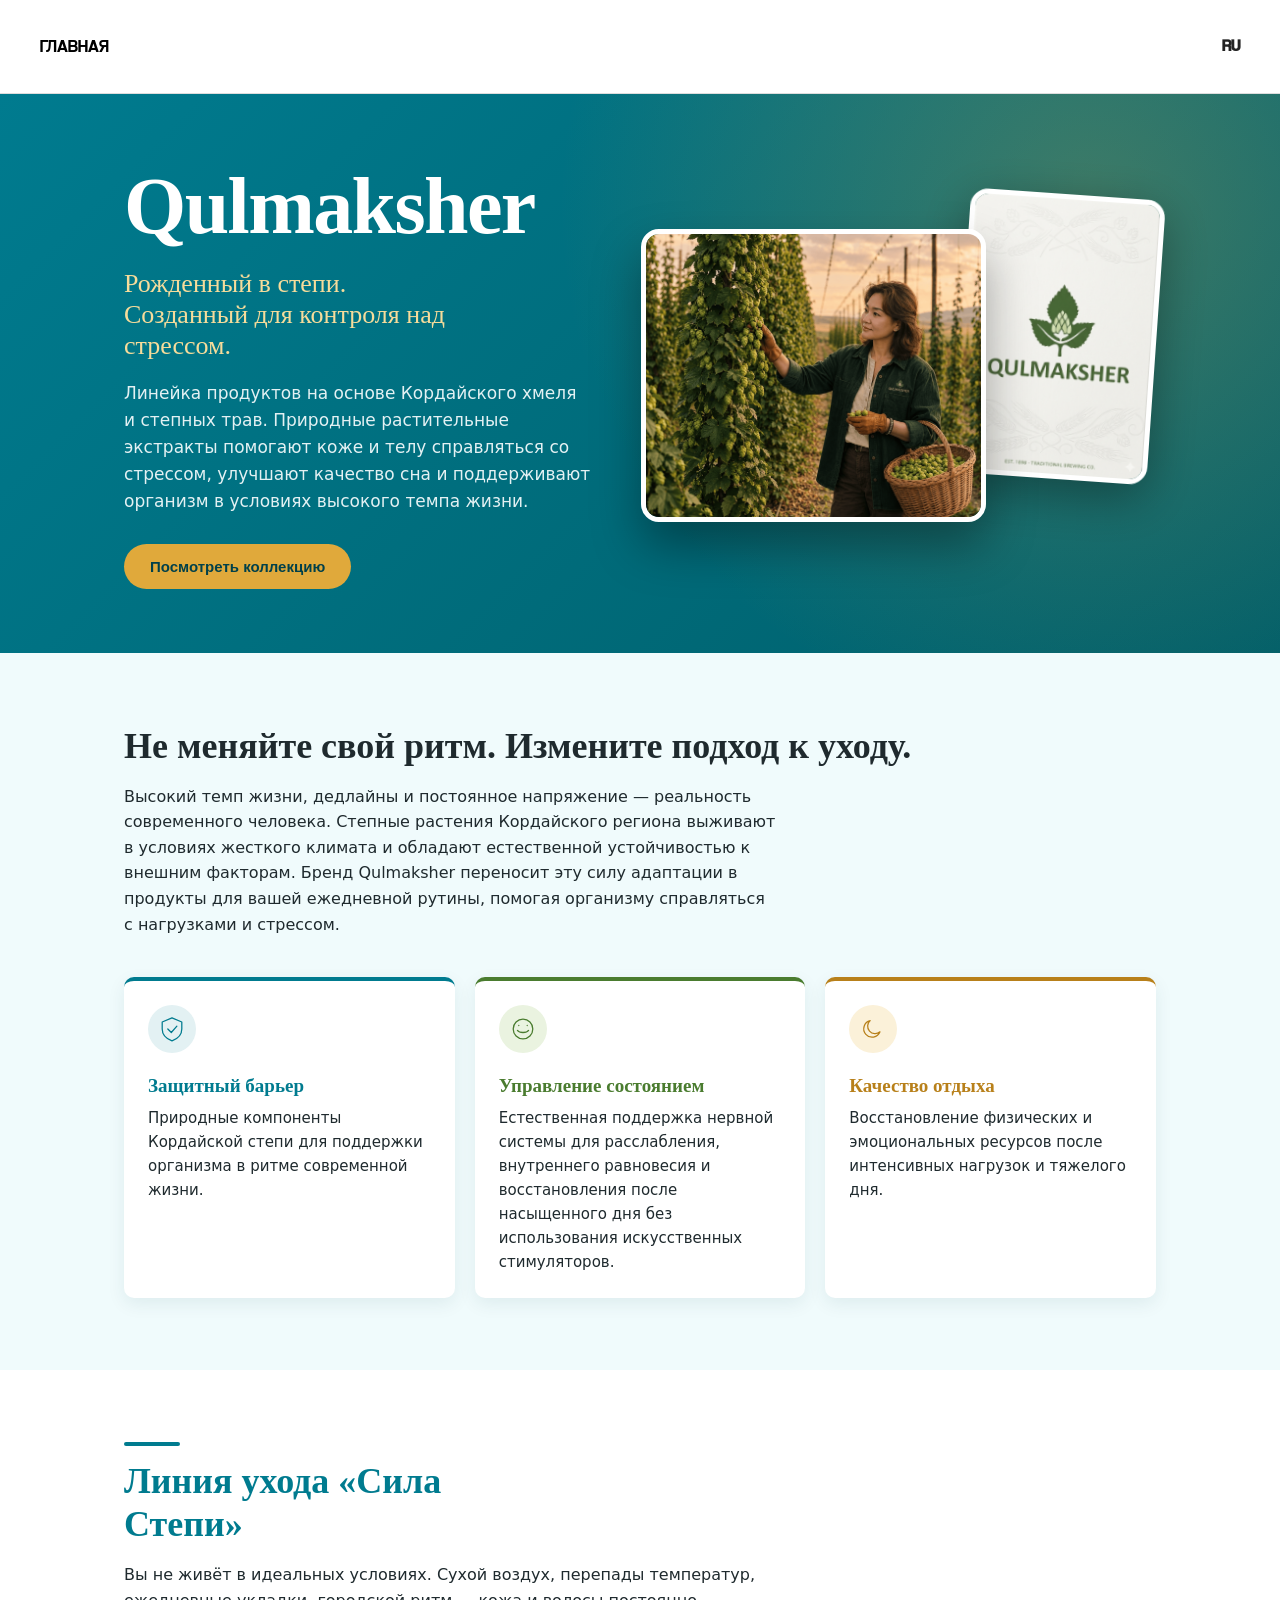
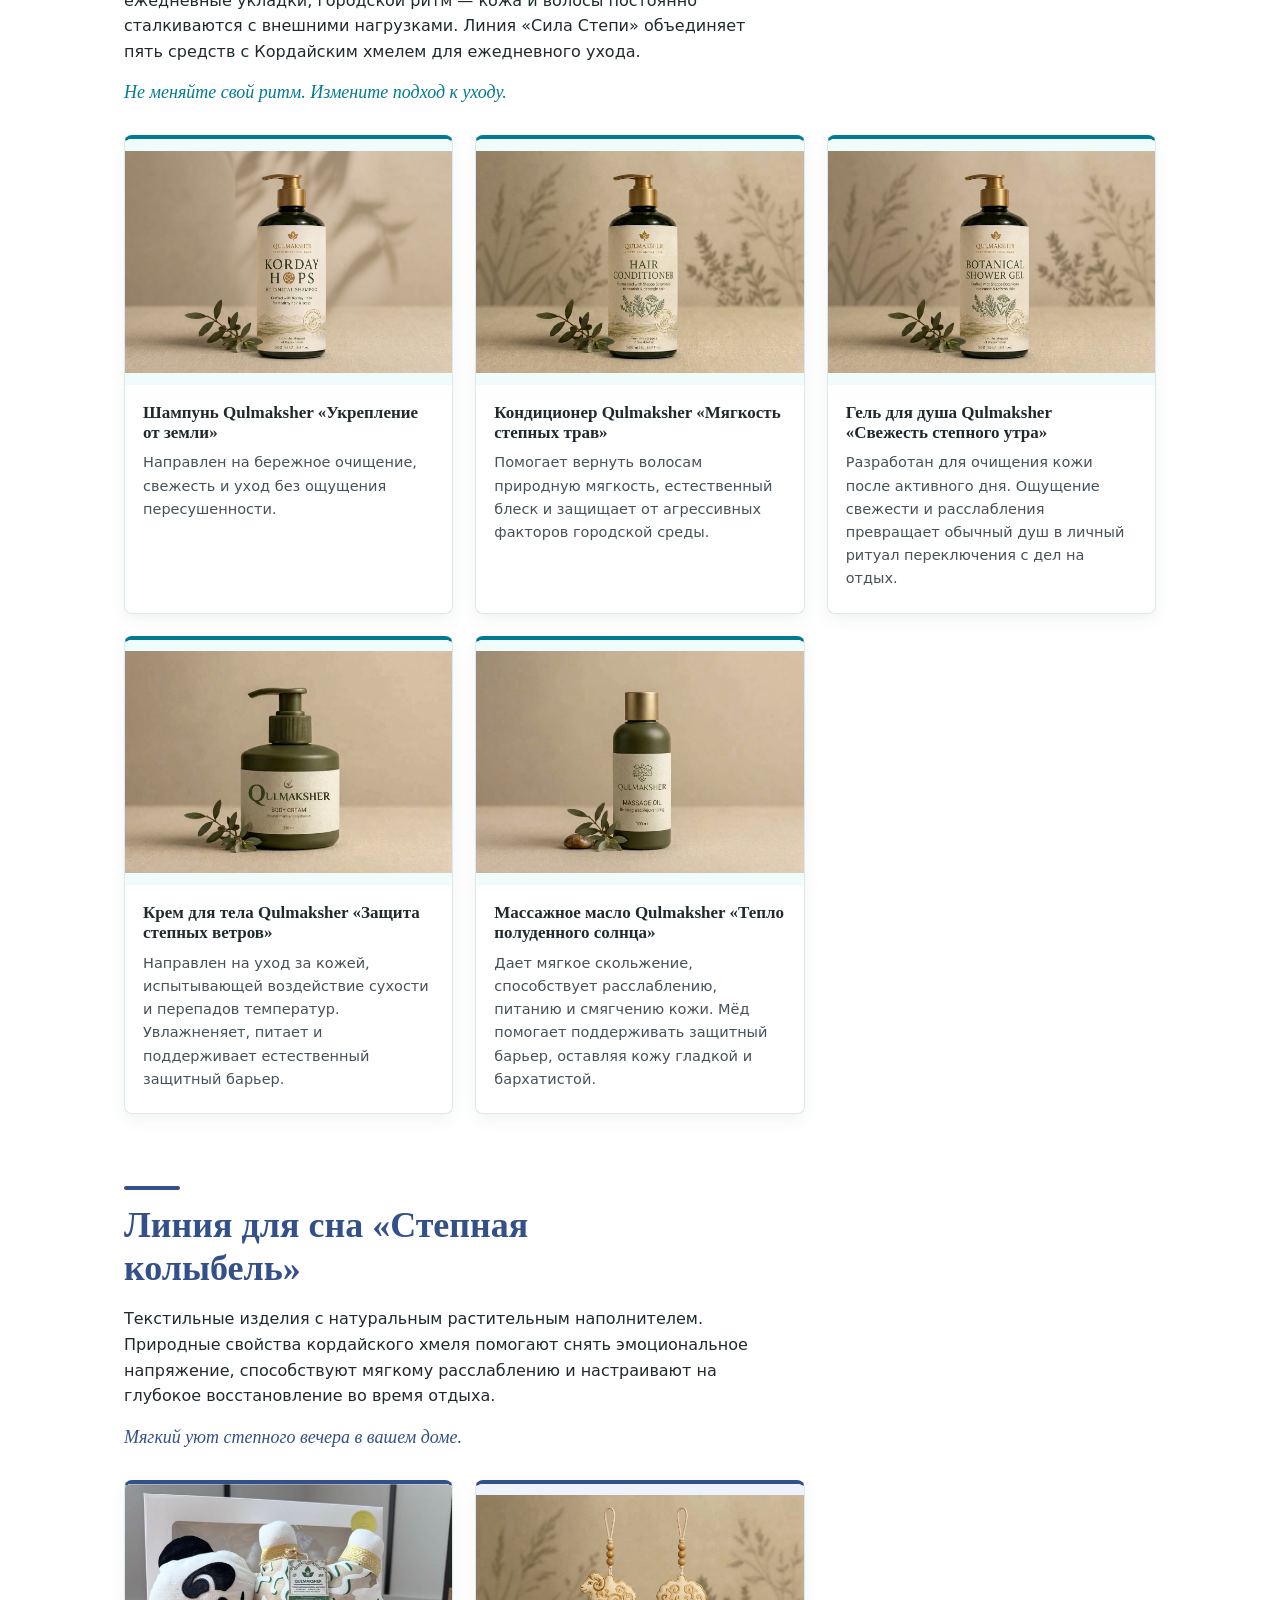
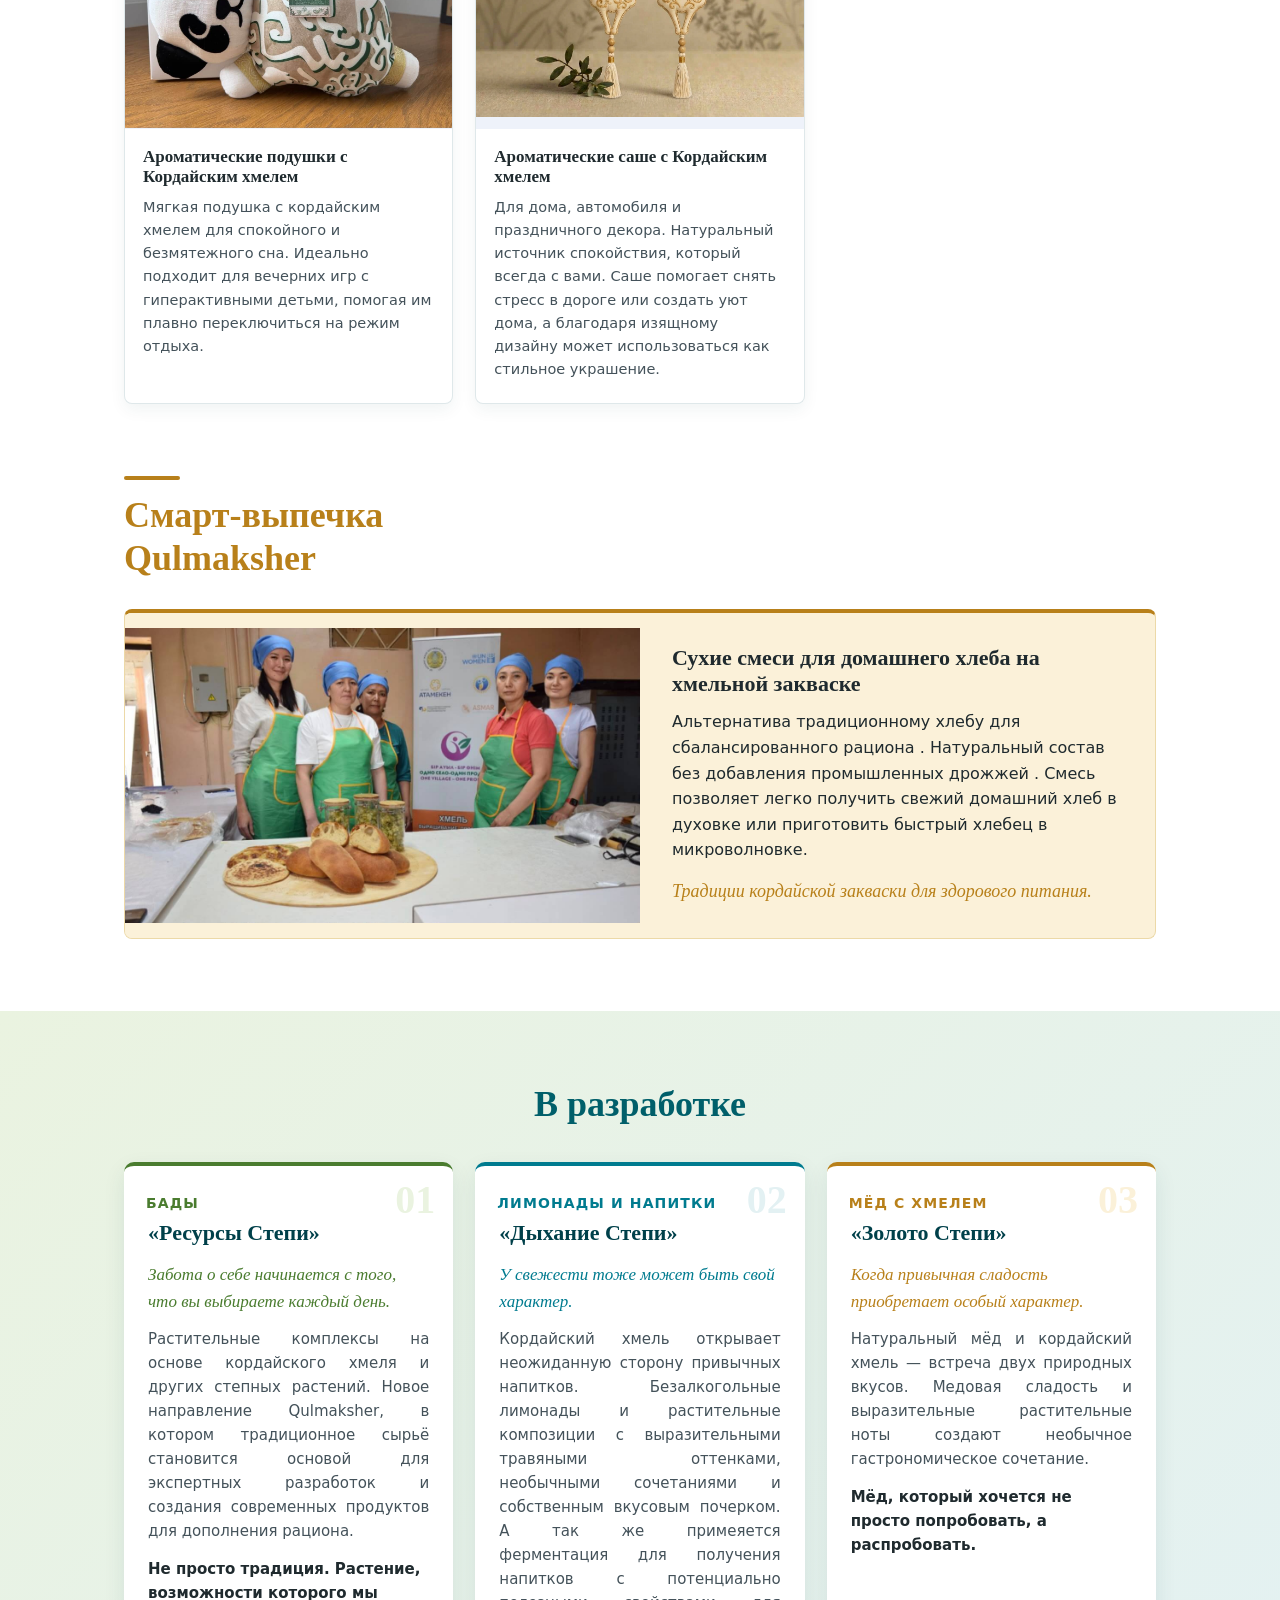
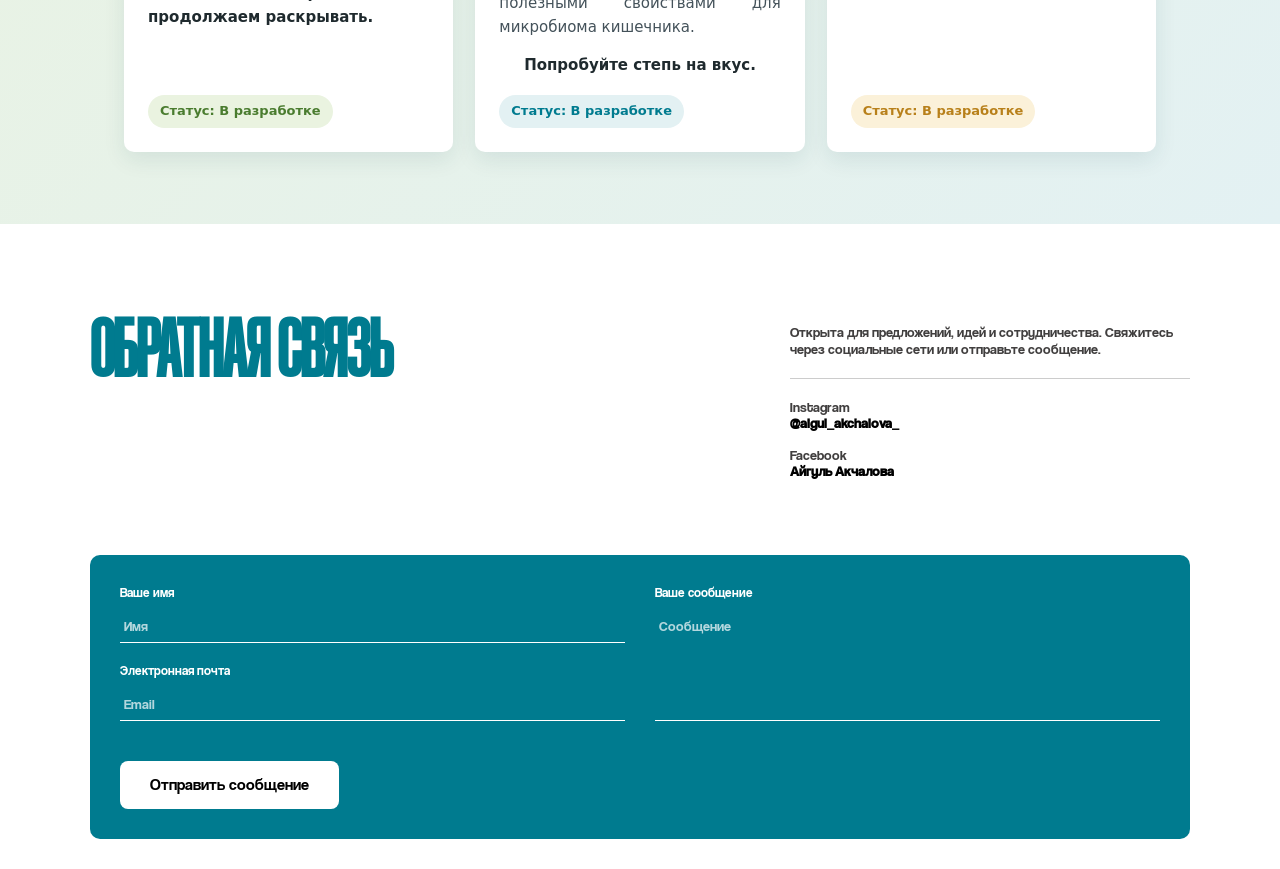
<file: qulmaksher/ru/index.html>
<!DOCTYPE html>
<html lang="ru">

<head>
  <meta charset="UTF-8">
  <meta name="viewport" content="width=device-width, initial-scale=1.0">
  <link rel="stylesheet" type="text/css" href="../../vendor/normalize.css">
  <link rel="stylesheet" type="text/css" href="../../index.css">
  <title>Aigul Akchalova</title>
</head>    
    
    <body>
      <div class="page">
         <header class="header">
        <nav class="nav_qulmaksher">
          <ul class="nav__list_qulmaksher" id="menu">
            <li><a href="../../ru/">Главная</a></li>
            <!--<li><a href="#bio">Обо мне</a></li>
            <li><a href="#projects">Проекты</a></li>
            <li><a href="#media">Медиа</a></li>-->
          </ul>
          <div class="lang" id="langParent">
            <span class="lang__current" onclick="toggleLang()">RU</span>
            <ul class="lang__dropdown" id="langMenu">
              <li><a href="./">RU</a></li>
              <li><a href="../kz/">KZ</a></li>
              <li><a href="../">EN</a></li>
            </ul>
          </div>
          <!--<div class="burger" id="burger">
            <span></span>
            <span></span>
            <span></span>
          </div>-->
        </nav>
      </header>
        
           <main class="q-main">

      <!-- БЛОК 1: ГЛАВНЫЙ ЭКРАН -->
      <section id="home" class="q-hero">
        <div class="q-wrap">
          <div>
            <h1>Qulmaksher</h1>
            <h2>Рожденный в степи. Созданный для контроля над стрессом.</h2>
            <p class="subtitle">Линейка продуктов на основе Кордайского хмеля и степных трав. Природные растительные экстракты помогают коже и телу справляться со стрессом, улучшают качество сна и поддерживают организм в условиях высокого темпа жизни.</p>
            <a href="#catalog"><button type="button" class="q-btn" id="toCatalog">Посмотреть коллекцию</button></a>
          </div>
          <div class="q-hero__scene"><img class="q-hero__card" src="../../images/hmel.png" alt="Логотип Qulmaksher"><img class="q-hero__main" src="../../images/hmel_woman.png"alt="Сбор кордайского хмеля в поле"></div>
        </div>
      </section>

      <!-- БЛОК 2: АДАПТИВНОСТЬ И ФИЛОСОФИЯ -->
      <section id="about" class="q-about">
        <div class="q-wrap">
          <h2>Не меняйте свой ритм. Измените подход к уходу.</h2>
          <p class="description">Высокий темп жизни, дедлайны и постоянное напряжение — реальность современного человека. Степные растения Кордайского региона выживают в условиях жесткого климата и обладают естественной устойчивостью к внешним факторам. Бренд Qulmaksher переносит эту силу адаптации в продукты для вашей ежедневной рутины, помогая организму справляться с нагрузками и стрессом.</p>
          <div class="q-features">
            <div class="q-feature feature-1">
              <svg viewBox="0 0 40 40" aria-hidden="true"><path d="M20 4 6 10v10c0 9 6 14 14 17 8-3 14-8 14-17V10z"/><path d="m14 20 5 5 8-9"/></svg>
              <h3>Защитный барьер</h3>
              <p>Природные компоненты Кордайской степи для поддержки организма в ритме современной жизни.</p>
            </div>
            <div class="q-feature feature-2">
              <svg viewBox="0 0 40 40" aria-hidden="true"><circle cx="20" cy="20" r="14"/><path d="M12 22c3 4 13 4 16 0M14 15h.01M26 15h.01"/></svg>
              <h3>Управление состоянием</h3>
              <p>Естественная поддержка нервной системы для расслабления, внутреннего равновесия и восстановления после насыщенного дня без использования искусственных стимуляторов.</p>
            </div>
            <div class="q-feature feature-3">
              <svg viewBox="0 0 40 40" aria-hidden="true"><path d="M30 24A12 12 0 1 1 16 8a10 10 0 0 0 14 16z"/></svg>
              <h3>Качество отдыха</h3>
              <p>Восстановление физических и эмоциональных ресурсов после интенсивных нагрузок и тяжелого дня.</p>
            </div>
          </div>
        </div>
      </section>

      <!-- СКРЫТЫЙ БЛОК: ВИДЕО
           Чтобы показать: 1) удалите слово hidden в строке ниже;
           2) вместо заглушки вставьте код видео (см. пример в комментарии). -->
      <section id="video" class="q-video" hidden>
        <div class="q-wrap">
          <h2>Видео о Qulmaksher</h2>
          <p>Посмотрите, как рождаются продукты из Кордайского хмеля.</p>
          <div class="q-video__frame">
            <!-- ЗАМЕНИТЕ на ваше видео. YouTube: возьмите ID из ссылки (youtube.com/watch?v=ЭТОТ_ID)
            <iframe src="https://www.youtube-nocookie.com/embed/ЭТОТ_ID"
                    title="Qulmaksher"
                    allow="accelerometer; autoplay; clipboard-write; encrypted-media; gyroscope; picture-in-picture"
                    allowfullscreen loading="lazy"></iframe>
            -->
          </div>
        </div>
      </section>

      <!-- БЛОК 3: КАТАЛОГ -->
      <section id="catalog" class="q-catalog">
        <div class="q-wrap">

          <!-- Категория 1 -->
          <div class="q-category" id="catalog">
            <div class="q-category__head"><h2>Линия ухода «Сила Степи»</h2>
            <p class="category-desc">Вы не живёт в идеальных условиях.
Сухой воздух, перепады температур, ежедневные укладки, городской ритм — кожа и волосы постоянно сталкиваются с внешними нагрузками.
Линия «Сила Степи» объединяет пять средств с Кордайским хмелем для ежедневного ухода.
</p> <span class="q-quote quote">Не меняйте свой ритм. Измените подход к уходу.
</span></div>
            <div class="q-cards">
              <article class="q-card">
                <figure class="q-ph"><span>Фото: шампунь</span><img src="../../images/shampoo.jpeg" alt="Шампунь Qulmaksher" loading="lazy" onerror="this.remove()"></figure>
                <div class="q-card__body"><h3>Шампунь Qulmaksher «Укрепление от земли»</h3><p>Направлен на бережное очищение, свежесть и уход без ощущения пересушенности.</p></div>
              </article>
              <article class="q-card">
                <figure class="q-ph"><span>Фото: кондиционер</span><img src="../../images/conditioner.jpeg" alt="Кондиционер Qulmaksher" loading="lazy" onerror="this.remove()"></figure>
                <div class="q-card__body"><h3>Кондиционер Qulmaksher «Мягкость степных трав»</h3><p>Помогает вернуть волосам природную мягкость, естественный блеск и защищает от агрессивных факторов городской среды.</p></div>
              </article>
              <article class="q-card">
                <figure class="q-ph"><span>Фото: гель для душа</span><img src="../../images/gel.jpeg" alt="Гель для душа Qulmaksher" loading="lazy" onerror="this.remove()"></figure>
                <div class="q-card__body"><h3>Гель для душа Qulmaksher «Свежесть степного утра»</h3><p>Разработан для очищения кожи после активного дня. Ощущение свежести и расслабления превращает обычный душ в личный ритуал переключения с дел на отдых.</p></div>
              </article>
              <article class="q-card">
                <figure class="q-ph"><span>Фото: крем для тела</span><img src="../../images/cream.jpeg" alt="Крем для тела Qulmaksher" loading="lazy" onerror="this.remove()"></figure>
                <div class="q-card__body"><h3>Крем для тела Qulmaksher «Защита степных ветров»</h3><p>Направлен на уход за кожей, испытывающей воздействие сухости и перепадов температур. Увлажненяет, питает и поддерживает естественный защитный барьер.</p></div>
              </article>
              <article class="q-card">
                <figure class="q-ph"><span>Фото: массажное масло</span><img src="../../images/oil.jpeg" alt="Массажное масло Qulmaksher" loading="lazy" onerror="this.remove()"></figure>
                <div class="q-card__body"><h3>Массажное масло Qulmaksher «Тепло полуденного солнца»</h3><p>Дает мягкое скольжение, способствует расслаблению, питанию и смягчению кожи. Мёд помогает поддерживать защитный барьер, оставляя кожу гладкой и бархатистой.</p></div>
              </article>
            </div>
          </div>

          <!-- Категория 2 -->
          <div class="q-category">
            <div class="q-category__head">
              <h2>Линия для сна «Степная колыбель»</h2>
              <p class="category-desc">Текстильные изделия с натуральным растительным наполнителем. Природные свойства кордайского хмеля помогают снять эмоциональное напряжение, способствуют мягкому расслаблению и настраивают на глубокое восстановление во время отдыха.</p>
              <span class="q-quote quote">Мягкий уют степного вечера в вашем доме.</span>
            </div>
            <div class="q-cards">
              <article class="q-card">
                <figure class="q-ph"><span>Фото: игрушка-грелка</span><img src="../../images/toy.jpeg" alt="Текстильная игрушка-грелка, серия к Году Козы" loading="lazy" onerror="this.remove()"></figure>
                <div class="q-card__body"><h3>Ароматические подушки с Кордайским хмелем</h3><p>Мягкая подушка с кордайским хмелем для спокойного и безмятежного сна. Идеально подходит для вечерних игр с гиперактивными детьми, помогая им плавно переключиться на режим отдыха.
</p></div>
              </article>
              <article class="q-card">
                <figure class="q-ph"><span>Фото: саше</span><img src="../../images/sashe.jpeg" alt="Ароматическое саше для спальни" loading="lazy" onerror="this.remove()"></figure>
                <div class="q-card__body"><h3>Ароматические саше с Кордайским хмелем</h3><p>Для дома, автомобиля и праздничного декора. Натуральный источник спокойствия, который всегда с вами. Саше помогает снять стресс в дороге или создать уют дома, а благодаря изящному дизайну может использоваться как стильное украшение.</p></div>
                
              </article>
            </div>
          </div>

          <!-- Категория 3 -->
          <div class="q-category">
            <div class="q-category__head"><h2>Смарт-выпечка Qulmaksher</h2></div>
            <div class="q-bake">
              <figure class="q-ph"><span>Фото: хлеб / смесь</span><img src="../../images/hleb.jpeg" alt="Смесь для хлеба на хмельной закваске" loading="lazy" onerror="this.remove()"></figure>
              <div class="q-bake__text">
                <h3>Сухие смеси для домашнего хлеба на хмельной закваске</h3>
                <p>Альтернатива традиционному хлебу для сбалансированного рациона . Натуральный состав без добавления промышленных дрожжей . Смесь позволяет легко получить свежий домашний хлеб в духовке или приготовить быстрый хлебец в микроволновке.</p>
                <span class="q-quote quote">Традиции кордайской закваски для здорового питания.</span>
              </div>
            </div>
          </div>

        </div>
      </section>

      <!-- БЛОК 4: В РАЗРАБОТКЕ -->
      <section id="future" class="q-future">
  <div class="q-wrap">
    <h2>В разработке</h2>
    <div class="q-soon">

      <article class="q-soon__item">
        <span class="q-soon__num">01</span>
        <p class="q-soon__cat">БАДЫ</p>
        <h3>«Ресурсы Степи»</h3>
        <p class="q-soon__lead">Забота о себе начинается с того, что вы выбираете каждый день.</p>
        <p class="q-soon__desc">Растительные комплексы на основе кордайского хмеля и других степных растений. Новое направление Qulmaksher, в котором традиционное сырьё становится основой для экспертных разработок и создания современных продуктов для дополнения рациона.</p>
        <p class="q-soon__tag">Не просто традиция. Растение, возможности которого мы продолжаем раскрывать.</p>
        <span class="q-soon__status">Статус: В разработке</span>
      </article>

      <article class="q-soon__item">
        <span class="q-soon__num">02</span>
        <p class="q-soon__cat">ЛИМОНАДЫ И НАПИТКИ</p>
        <h3>«Дыхание Степи»</h3>
        <p class="q-soon__lead">У свежести тоже может быть свой характер.</p>
        <p class="q-soon__desc">Кордайский хмель открывает неожиданную сторону привычных напитков. Безалкогольные лимонады и растительные композиции с выразительными травяными оттенками, необычными сочетаниями и собственным вкусовым почерком. А так же примеяется ферментация для получения напитков с потенциально полезными свойствами для микробиома кишечника.</p>
        <p class="q-soon__tag">Попробуйте степь на вкус.</p>
        <span class="q-soon__status">Статус: В разработке</span>
      </article>

      <article class="q-soon__item">
        <span class="q-soon__num">03</span>
        <p class="q-soon__cat">МЁД С ХМЕЛЕМ</p>
        <h3>«Золото Степи»</h3>
        <p class="q-soon__lead">Когда привычная сладость приобретает особый характер.</p>
        <p class="q-soon__desc">Натуральный мёд и кордайский хмель — встреча двух природных вкусов. Медовая сладость и выразительные растительные ноты создают необычное гастрономическое сочетание.</p>
        <p class="q-soon__tag">Мёд, который хочется не просто попробовать, а распробовать.</p>
        <span class="q-soon__status">Статус: В разработке</span>
      </article>

    </div>
  </div>
</section>

    </main>
          
          <footer id="contact" class="contact">
        <div class="contact__container">
      
          <!-- ВЕРХ -->
          <div class="contact__top">
            
            <!-- ЛЕВО: заголовок -->
            <div class="contact__left">
              <h2 class="contact__title">ОБРАТНАЯ СВЯЗЬ</h2>
            </div>
      
            <!-- ПРАВО: текст + соцсети -->
            <div class="contact__right">
              <p class="contact__text">
                Открыта для предложений, идей и сотрудничества.  
                Свяжитесь через социальные сети или отправьте сообщение.
              </p>
      
              <hr class="contact__line">
      
              <div class="contact__socials">
                <p><strong>Instagram</strong><br>
                  <a class="contact__link"  href="https://www.instagram.com/aigul_akchalova_/" target="_blank">
                    @aigul_akchalova_
                  </a>
                </p>
      
                <p><strong>Facebook</strong><br>
                  <a class="contact__link" href="https://www.facebook.com/ajgul.akcalova" target="_blank">
                    Айгуль Акчалова
                  </a>
                </p>
                
              </div>
            </div>
      
          </div>
      
          <!-- НИЗ: форма -->
          <form class="contact__form" action="https://formspree.io/f/xdapqdky" method="POST">
  
            <div class="form__grid">
          
              <!-- ЛЕВАЯ КОЛОНКА -->
              <div class="form__left">
                <div class="form__group">
                  <label>Ваше имя</label>
                  <input type="text" name="name" placeholder="Имя" required>
                </div>
          
                <div class="form__group">
                  <label>Электронная почта</label>
                  <input type="email" name="email" placeholder="Email" required>
                </div>
              </div>
          
              <!-- ПРАВАЯ КОЛОНКА -->
              <div class="form__group form__group--message">
                <label>Ваше сообщение</label>
                <textarea name="message" placeholder="Сообщение" required></textarea>
              </div>
          
            </div>
          
            <button type="submit" class="form__btn">
              Отправить сообщение
            </button>
          
          </form>
      
        </div>
      </footer>
    
  </div>
  <script src="../../index.js" defer></script>


          </body>
</html>
</file>
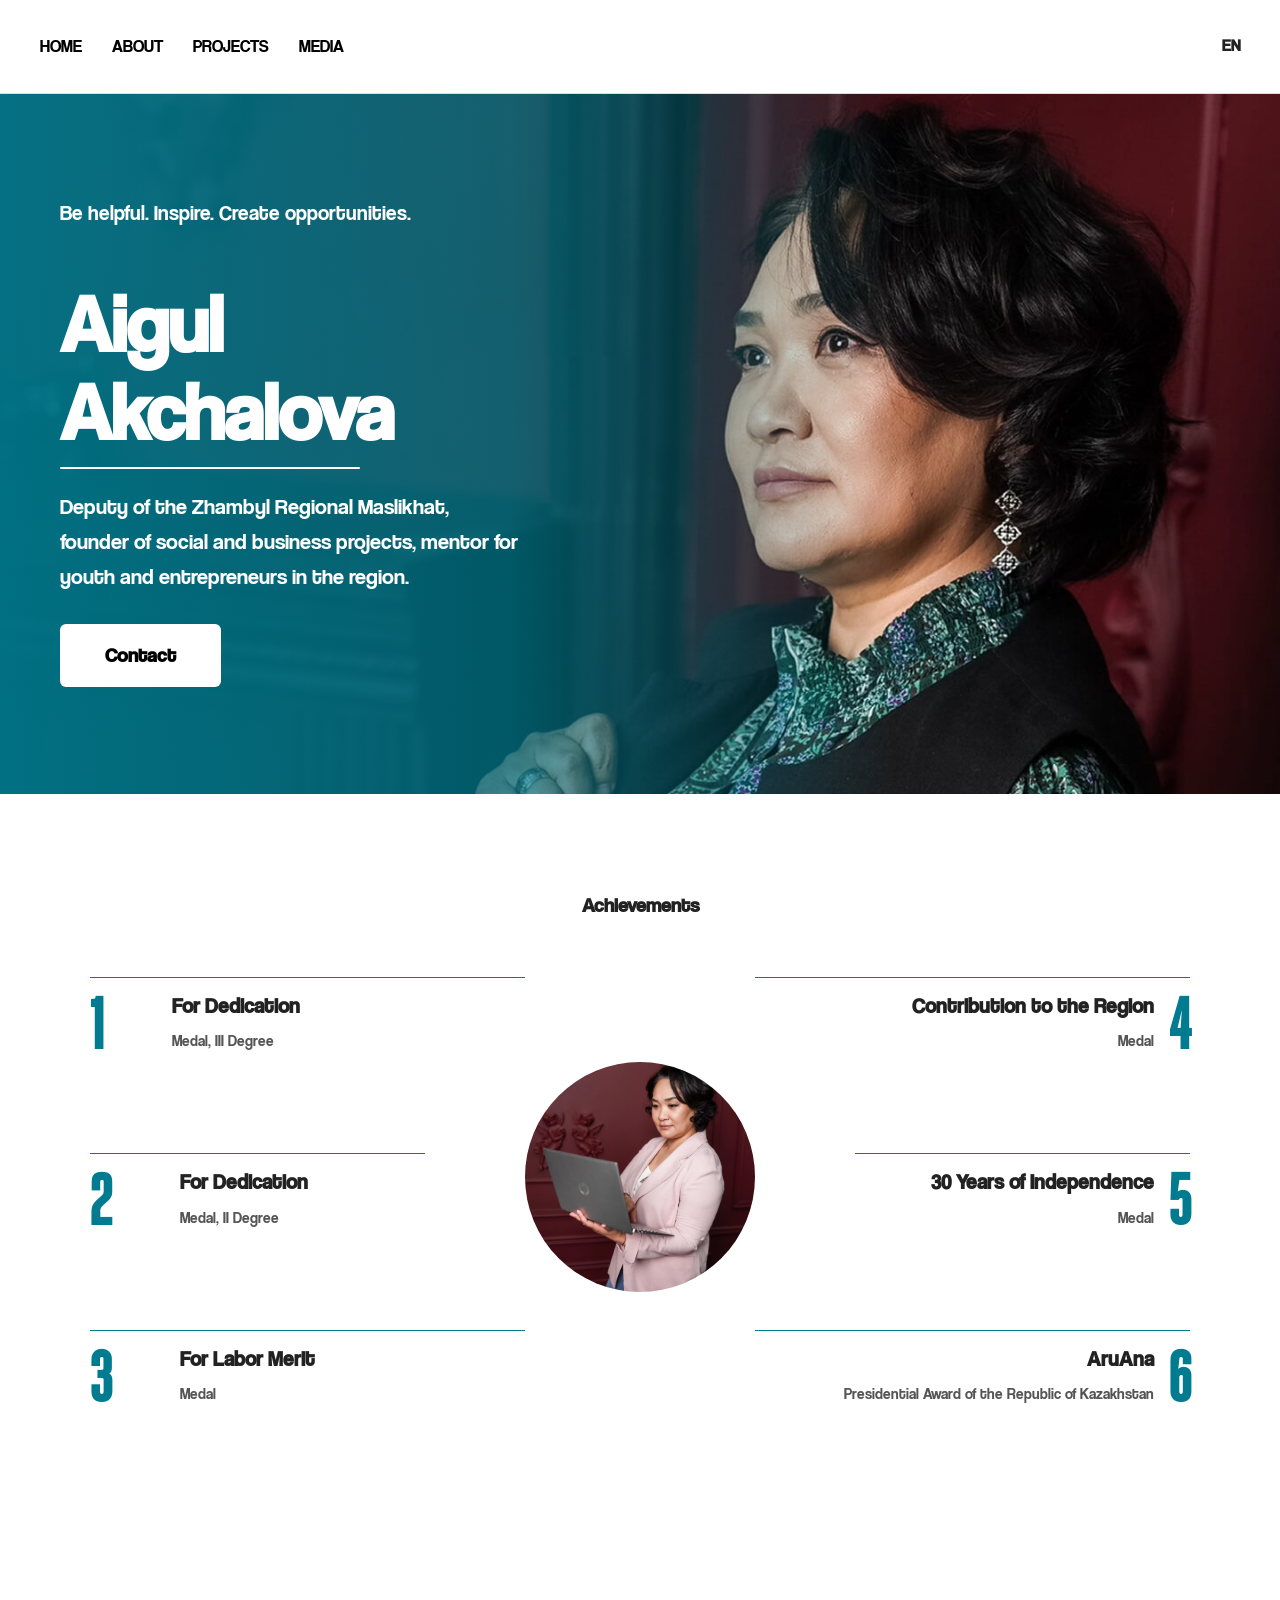
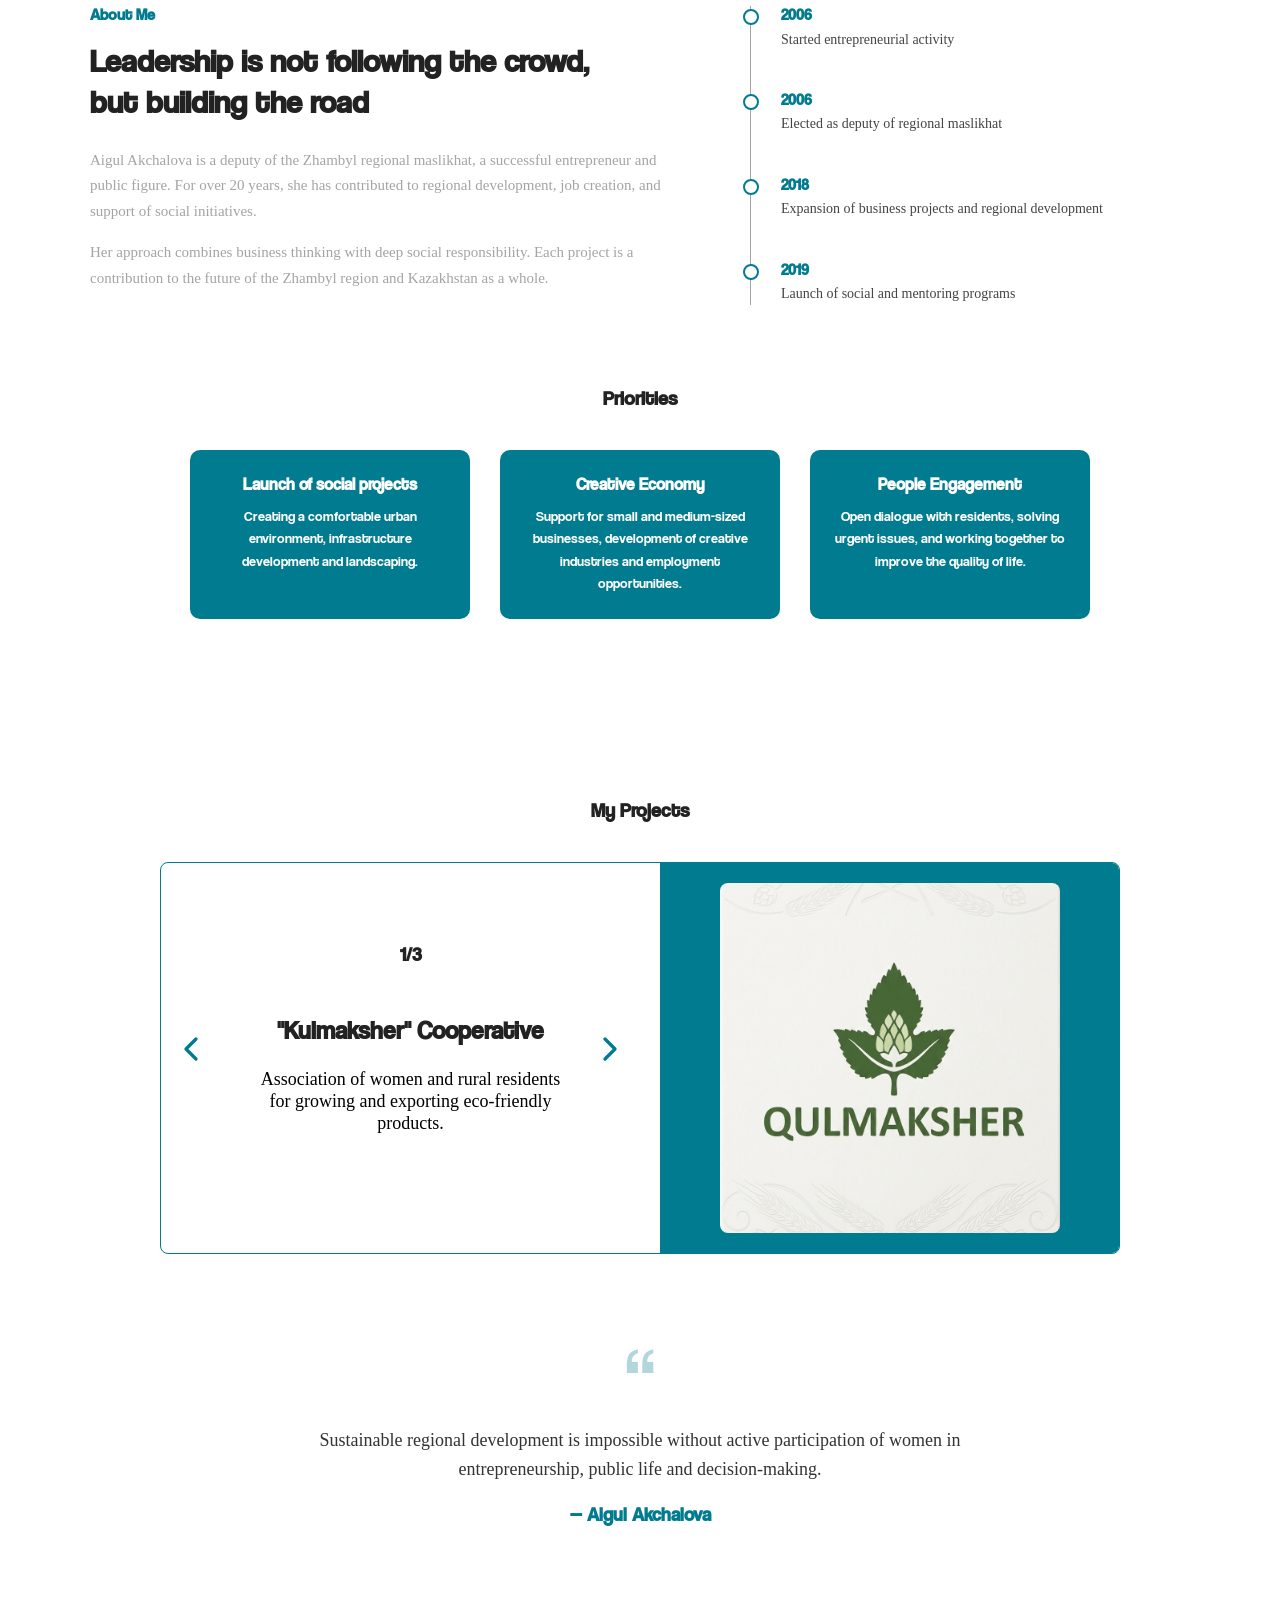
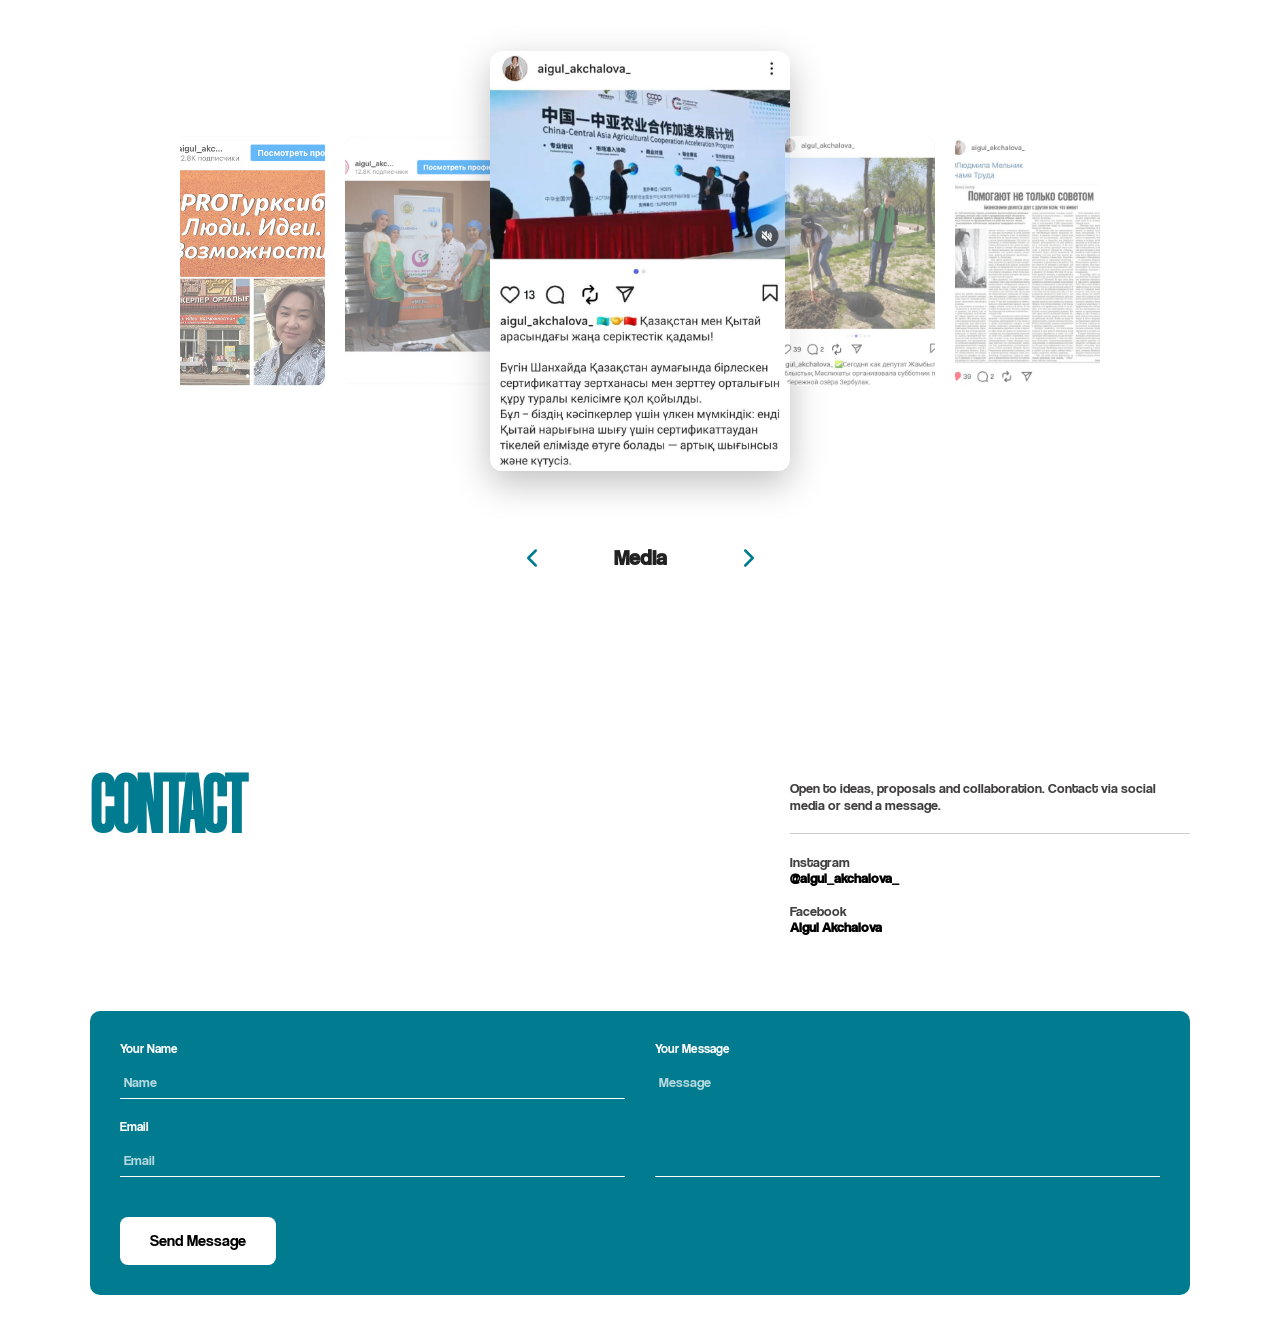
<file: indexEN.html>
<!DOCTYPE html>
<html lang="en">

<head>
  <meta charset="UTF-8">
  <meta name="viewport" content="width=device-width, initial-scale=1.0">
  <link rel="stylesheet" type="text/css" href="./vendor/normalize.css">
  <link rel="stylesheet" type="text/css" href="./index.css">
  <title>Aigul Akchalova</title>
</head>

<body>
  <div class="page">
    <!DOCTYPE html>

    <html lang="en">
    
    <head>
      <meta charset="UTF-8">
      <meta name="viewport" content="width=device-width, initial-scale=1.0">
      <link rel="stylesheet" href="./vendor/normalize.css">
      <link rel="stylesheet" href="./index.css">
      <title>Aigul Akchalova</title>
    </head>
    
    <body>
      <div class="page">
    <!-- HEADER -->
    <header class="header">
      <nav class="nav">
        <ul class="nav__list" id="menu">
          <li><a href="#about">Home</a></li>
          <li><a href="#bio">About</a></li>
          <li><a href="#projects">Projects</a></li>
          <li><a href="#media">Media</a></li>
        </ul>
    
        <div class="lang" id="langParent">
          <span class="lang__current" onclick="toggleLang()">EN</span>
          <ul class="lang__dropdown" id="langMenu">
            <li><a href="./index.html">RU</a></li>
            <li><a href="./indexKZ.html">KZ</a></li>
            <li><a href="./indexEN.html">EN</a></li>
          </ul>
        </div>
    
        <div class="burger" id="burger">
          <span></span>
          <span></span>
          <span></span>
        </div>
      </nav>
    </header>
    
    <!-- HERO -->
    <section id="home" class="hero">
      <div class="hero__content">
        <p class="hero__subtitle">Be helpful. Inspire. Create opportunities.</p>
        <h1 class="hero__title">Aigul Akchalova</h1>
        <p class="hero__text">
          Deputy of the Zhambyl Regional Maslikhat, founder of social and business projects,
          mentor for youth and entrepreneurs in the region.
        </p>
        <a href="#contact" class="btn">Contact</a>
      </div>
    </section>
    
    <!-- ACHIEVEMENTS -->
    <section id="achievements" class="achievements">
      <h2 class="achievements__title">Achievements</h2>
    
      <div class="achievements__wrapper">
    
        <div class="achievements__col achievements__col--left">
          <div class="achievement">
            <span class="achievement__num">1</span>
            <div class="achievement__content">
              <h4 class="achievement__text">For Dedication</h4>
              <p>Medal, III Degree</p>
            </div>
          </div>
    
          <div class="achievement achievement_middle">
            <span class="achievement__num">2</span>
            <div class="achievement__content">
              <h4 class="achievement__text">For Dedication</h4>
              <p>Medal, II Degree</p>
            </div>
          </div>
    
          <div class="achievement">
            <span class="achievement__num">3</span>
            <div class="achievement__content">
              <h4 class="achievement__text">For Labor Merit</h4>
              <p>Medal</p>
            </div>
          </div>
        </div>
    
        <div class="achievements__photo">
          <img src="./images/mama2.jpg" alt="Aigul Akchalova">
        </div>
    
        <div class="achievements__col achievements__col--right">
          <div class="achievement right">
            <span class="achievement__num">4</span>
            <div class="achievement__content">
              <h4 class="achievement__text">Contribution to the Region</h4>
              <p>Medal</p>
            </div>
          </div>
    
          <div class="achievement right achievement_middle2">
            <span class="achievement__num">5</span>
            <div class="achievement__content">
              <h4 class="achievement__text">30 Years of Independence</h4>
              <p>Medal</p>
            </div>
          </div>
    
          <div class="achievement right">
            <span class="achievement__num">6</span>
            <div class="achievement__content">
              <h4 class="achievement__text">AruAna</h4>
              <p>Presidential Award of the Republic of Kazakhstan</p>
            </div>
          </div>
        </div>
    
      </div>
    </section>
    
    <!-- ABOUT -->
    <section id="bio" class="about">
      <div class="about__container">
    
        <div class="about__left">
          <h4 class="about__subtitle">About Me</h4>
          <h2 class="about__title">
            Leadership is not following the crowd,<br>
            but building the road
          </h2>
    
          <p class="about__text">
            Aigul Akchalova is a deputy of the Zhambyl regional maslikhat,
            a successful entrepreneur and public figure.
            For over 20 years, she has contributed to regional development,
            job creation, and support of social initiatives.
          </p>
    
          <p class="about__text">
            Her approach combines business thinking with deep social responsibility.
            Each project is a contribution to the future of the Zhambyl region
            and Kazakhstan as a whole.
          </p>
        </div>
    
        <div class="about__right timeline">
          <div class="timeline__item">
            <span class="timeline__year">2006</span>
            <p class="timeline_text">Started entrepreneurial activity</p>
          </div>
    
          <div class="timeline__item">
            <span class="timeline__year">2006</span>
            <p class="timeline_text">Elected as deputy of regional maslikhat</p>
          </div>
    
          <div class="timeline__item">
            <span class="timeline__year">2018</span>
            <p class="timeline_text">Expansion of business projects and regional development</p>
          </div>
    
          <div class="timeline__item">
            <span class="timeline__year">2019</span>
            <p class="timeline_text">Launch of social and mentoring programs</p>
          </div>
        </div>
    
      </div>
    
      <div class="priorities">
        <h3 class="priorities__title">Priorities</h3>
    
        <div class="priorities__grid">
          <div class="priority-card">
            <h4>Launch of social projects</h4>
            <p>Creating a comfortable urban environment, infrastructure development and landscaping.</p>
          </div>
    
          <div class="priority-card">
            <h4>Creative Economy</h4>
            <p>Support for small and medium-sized businesses, development of creative industries and employment opportunities.</p>
          </div>
    
          <div class="priority-card">
            <h4>People Engagement</h4>
            <p>Open dialogue with residents, solving urgent issues, and working together to improve the quality of life.</p>
          </div>
        </div>
      </div>
    </section>
    
    <!-- PROJECTS -->
    <section id="projects" class="projects">
      <h3 class="projects__title">My Projects</h3>
    
      <div class="projects__slider">
    
        <button class="slider__btn slider__btn--prev">
            <!-- стрелка влево -->
            <svg width="38" height="38" viewBox="0 0 24 24" fill="none"
                 xmlns="[w3.org](http://www.w3.org/2000/svg)">
              <path d="M15 18L9 12L15 6"
                    stroke="currentColor"
                    stroke-width="2"
                    stroke-linecap="round"
                    stroke-linejoin="round"/>
            </svg>
          </button>
    
        <div class="slider__content">
    
          <div class="slide active">
            <div class="slide__text">
              <span class="slide__count">1/3</span>
              <h4 class="slide__title">"Kulmaksher" Cooperative</h4>
              <p class="slide__desc">
                Association of women and rural residents for growing and exporting eco-friendly products.
              </p>
            </div>
            <div class="slide__image">
              <img src="./images/hmel.png">
            </div>
          </div>
    
          <div class="slide">
            <div class="slide__text">
              <span class="slide__count">2/3</span>
              <h4 class="slide__title">Entrepreneur Support Center(Turksib Complex)</h4>
              <p class="slide__desc">
                A multifunctional center integrating spaces for business, education, and public events. A strategic growth point for regional entrepreneurs.
              </p>
            </div>
            <div class="slide__image">
              <img src="./images/turksib.jpeg">
            </div>
          </div>
    
          <div class="slide">
            <div class="slide__text">
              <span class="slide__count">3/3</span>
              <h4 class="slide__title">Urban Improvement Initiatives</h4>
              <p class="slide__desc">
                Green spaces development: "Entrepreneurial Women’s Alley"; installation of creative structures for plastic waste collection.
              </p>
            </div>
            <div class="slide__image">
              <img src="./images/project3.jpg">
            </div>
          </div>
    
        </div>
    
        <button class="slider__btn slider__btn--next">
            <!-- стрелка вправо -->
            <svg width="38" height="38" viewBox="0 0 24 24" fill="none"
                 xmlns="[w3.org](http://www.w3.org/2000/svg)">
              <path d="M9 6L15 12L9 18"
                    stroke="currentColor"
                    stroke-width="2"
                    stroke-linecap="round"
                    stroke-linejoin="round"/>
            </svg>
          </button>
    
      </div>
    
      <div class="projects__quote">
        <p class="quote__symbol">“</p>
        <p class="quote__text">
          Sustainable regional development is impossible without active participation
          of women in entrepreneurship, public life and decision-making.
        </p>
        <p class="quote__author">— Aigul Akchalova</p>
      </div>
    </section>
    <section id="media" class="media">
        <div class="media__slider">
      
          <div class="media__track">
      
            <!-- Instagram пост 1 -->
            <div class="media__item">
              <a href="https://www.instagram.com/p/DQOnwRZjPWX/?igsh=anRzenN1NXZsbncy" target="_blank">
                <img src="./images/insta1.jpg" alt="post">
              </a>
            </div>
      
            <!-- Instagram пост 2 -->
            <div class="media__item">
              <a href="https://www.instagram.com/p/CrvB2lLM_lL/?igsh=MThjNWU4bm5ydHFhNw%3D%3D" target="_blank">
                <img src="./images/insta2.jpg" alt="post">
              </a>
            </div>
      
            <!-- Facebook видео -->
            <div class="media__item">
              <a href="https://www.instagram.com/p/DQ8yv_RDMmQ/?igsh=MWh2cmQ1cWFvbjhmZQ==" target="_blank">
                <img src="./images/insta4.jpg" alt="facebook video">
              </a>
            </div>
      
            <!-- Повторы для заполнения (ты заменишь позже) -->
            <div class="media__item">
              <a href="https://www.instagram.com/p/CcaLO3jM9Mw/?img_index=7&igsh=MWF0N3pzc3M0ZWVuYw==" target="_blank">
                <img src="./images/insta3.jpg" alt="post">
              </a>
            </div>
      
            <div class="media__item">
              <a href="https://www.instagram.com/p/CaPYWFOMVvw/?igsh=MTB3cTRjcnBpbmE3Ng==" target="_blank">
                <img src="./images/insta5.jpg" alt="post">
              </a>
            </div>
      
            <div class="media__item">
              <a href="https://www.instagram.com/p/Cpg7gY-jPI0/?img_index=1&igsh=bTk4NnVzZWw0bQ==" target="_blank">
                <img src="./images/insta6.jpg" alt="facebook video">
              </a>
            </div>
      
            <div class="media__item">
              <a href="https://www.instagram.com/p/CrkMhRjIRc3/?igsh=MWVqdGpvajFtajAwYQ==" target="_blank">
                <img src="./images/insta7.jpg" alt="post">
              </a>
            </div>
      
            <div class="media__item">
              <a href="https://www.instagram.com/p/C_TDjS9s6E4/?igsh=MXZhYjQ0OXJ1dXMw" target="_blank">
                <img src="./images/insta8.jpg" alt="post">
              </a>
            </div>
      
          </div>
      
          <!-- КОНТРОЛЫ И НАЗВАНИЕ СНИЗУ -->
          <div class="media__controls">
            <button class="media__btn media__btn--prev">
              <svg width="30" height="30" viewBox="0 0 24 24">
                <path d="M15 18L9 12L15 6" stroke="currentColor" stroke-width="2"
                      stroke-linecap="round" stroke-linejoin="round"/>
              </svg>
            </button>
      
            <h3 class="media__title">Media</h3>
      
            <button class="media__btn media__btn--next">
              <svg width="30" height="30" viewBox="0 0 24 24">
                <path d="M9 6L15 12L9 18" stroke="currentColor" stroke-width="2"
                      stroke-linecap="round" stroke-linejoin="round"/>
              </svg>
            </button>
          </div>
      
        </div>
      </section>
      
      
    
    <!-- CONTACT -->
    <footer id="contact" class="contact">
      <div class="contact__container">
    
        <div class="contact__top">
    
          <div class="contact__left">
            <h2 class="contact__title">CONTACT</h2>
          </div>
    
          <div class="contact__right">
            <p class="contact__text">
              Open to ideas, proposals and collaboration.
              Contact via social media or send a message.
            </p>
    
            <hr class="contact__line">
    
            <div class="contact__socials">
              <p><strong>Instagram</strong><br>
                <a class="contact__link" href="https://www.instagram.com/aigul_akchalova_/" target="_blank">@aigul_akchalova_</a>
              </p>
    
              <p><strong>Facebook</strong><br>
                <a class="contact__link" href="https://www.facebook.com/ajgul.akcalova" target="_blank">Aigul Akchalova</a>
              </p>
            </div>
          </div>
    
        </div>
    
        <form class="contact__form" action="https://formspree.io/f/xdapqdky" method="POST">
    
          <div class="form__grid">
    
            <div class="form__left">
              <div class="form__group">
                <label>Your Name</label>
                <input type="text" name="name" placeholder="Name" required>
              </div>
    
              <div class="form__group">
                <label>Email</label>
                <input type="email" name="email" placeholder="Email" required>
              </div>
            </div>
    
            <div class="form__group form__group--message">
              <label>Your Message</label>
              <textarea name="message" placeholder="Message" required></textarea>
            </div>
    
          </div>
    
          <button type="submit" class="form__btn">
            Send Message
          </button>
    
        </form>
    
      </div>
    </footer>
    
  </div>
  <script src="./index.js" defer></script>
</body>

</html>
</file>
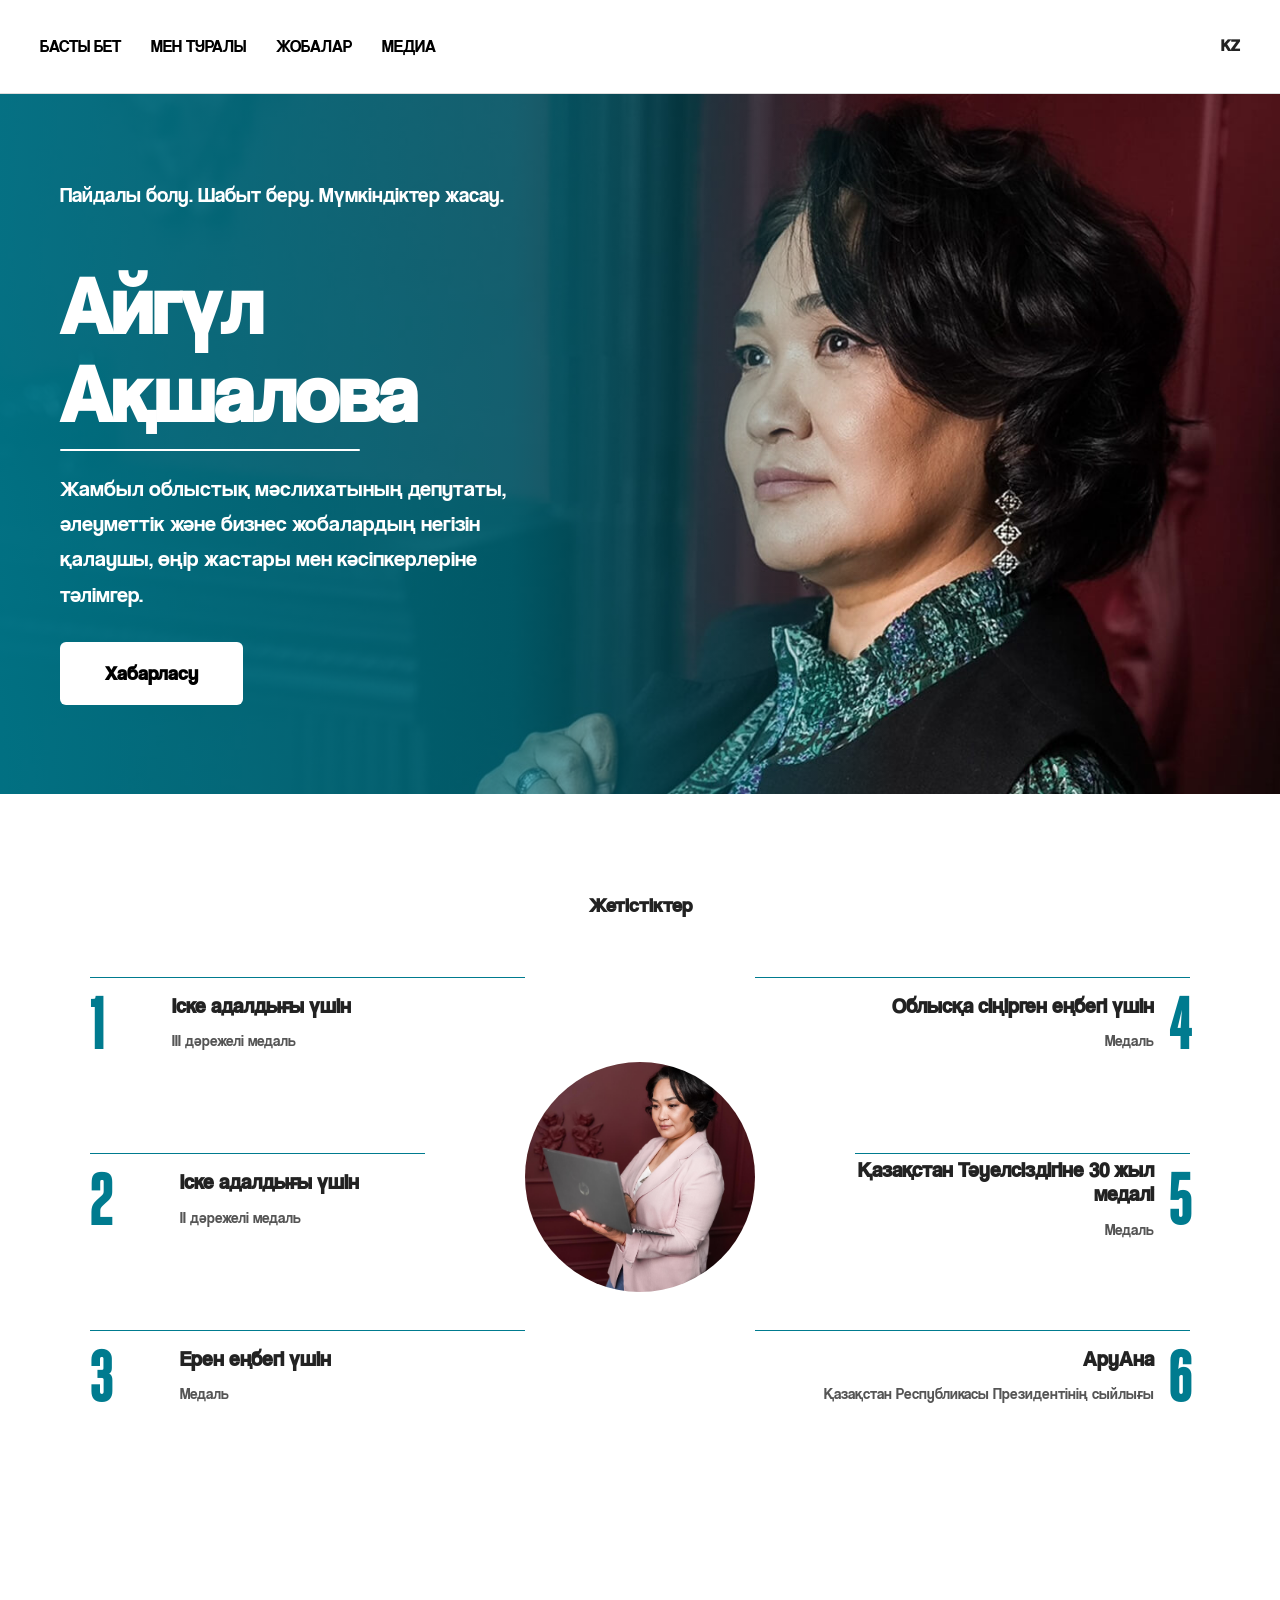
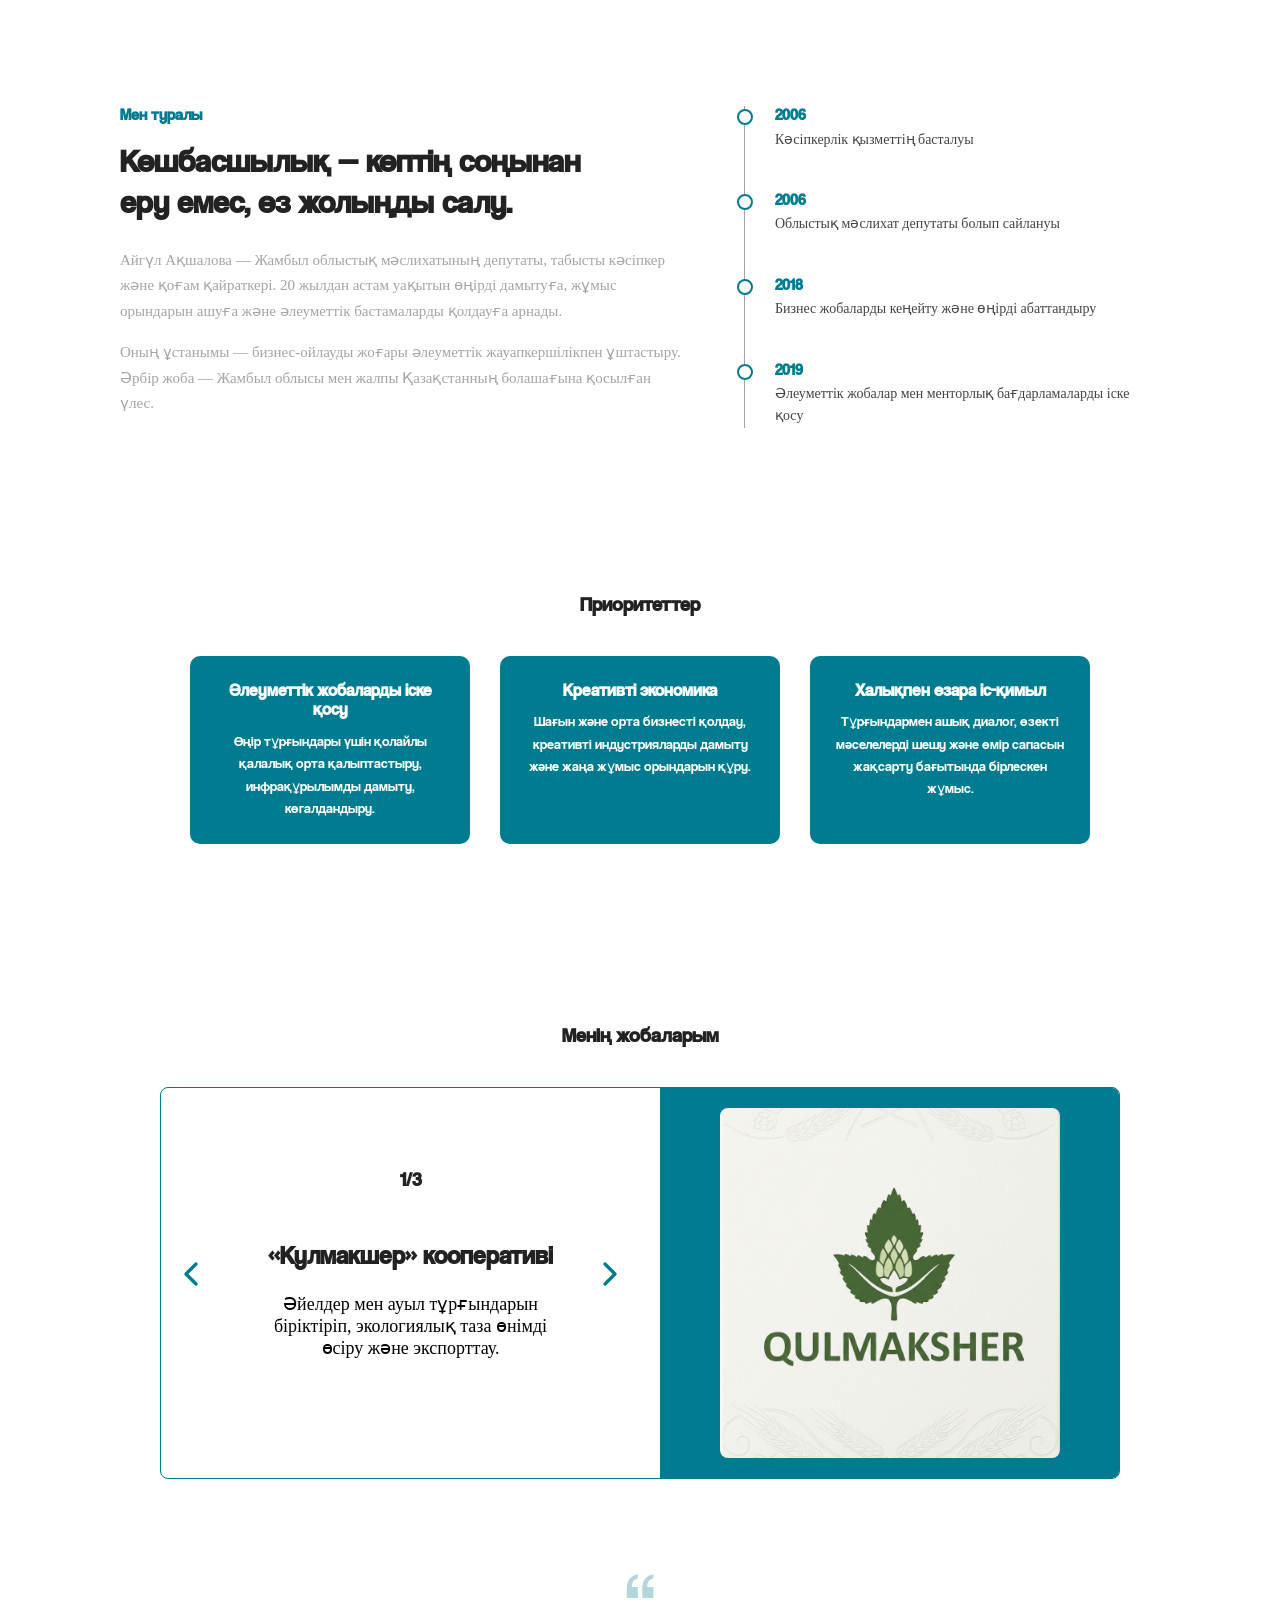
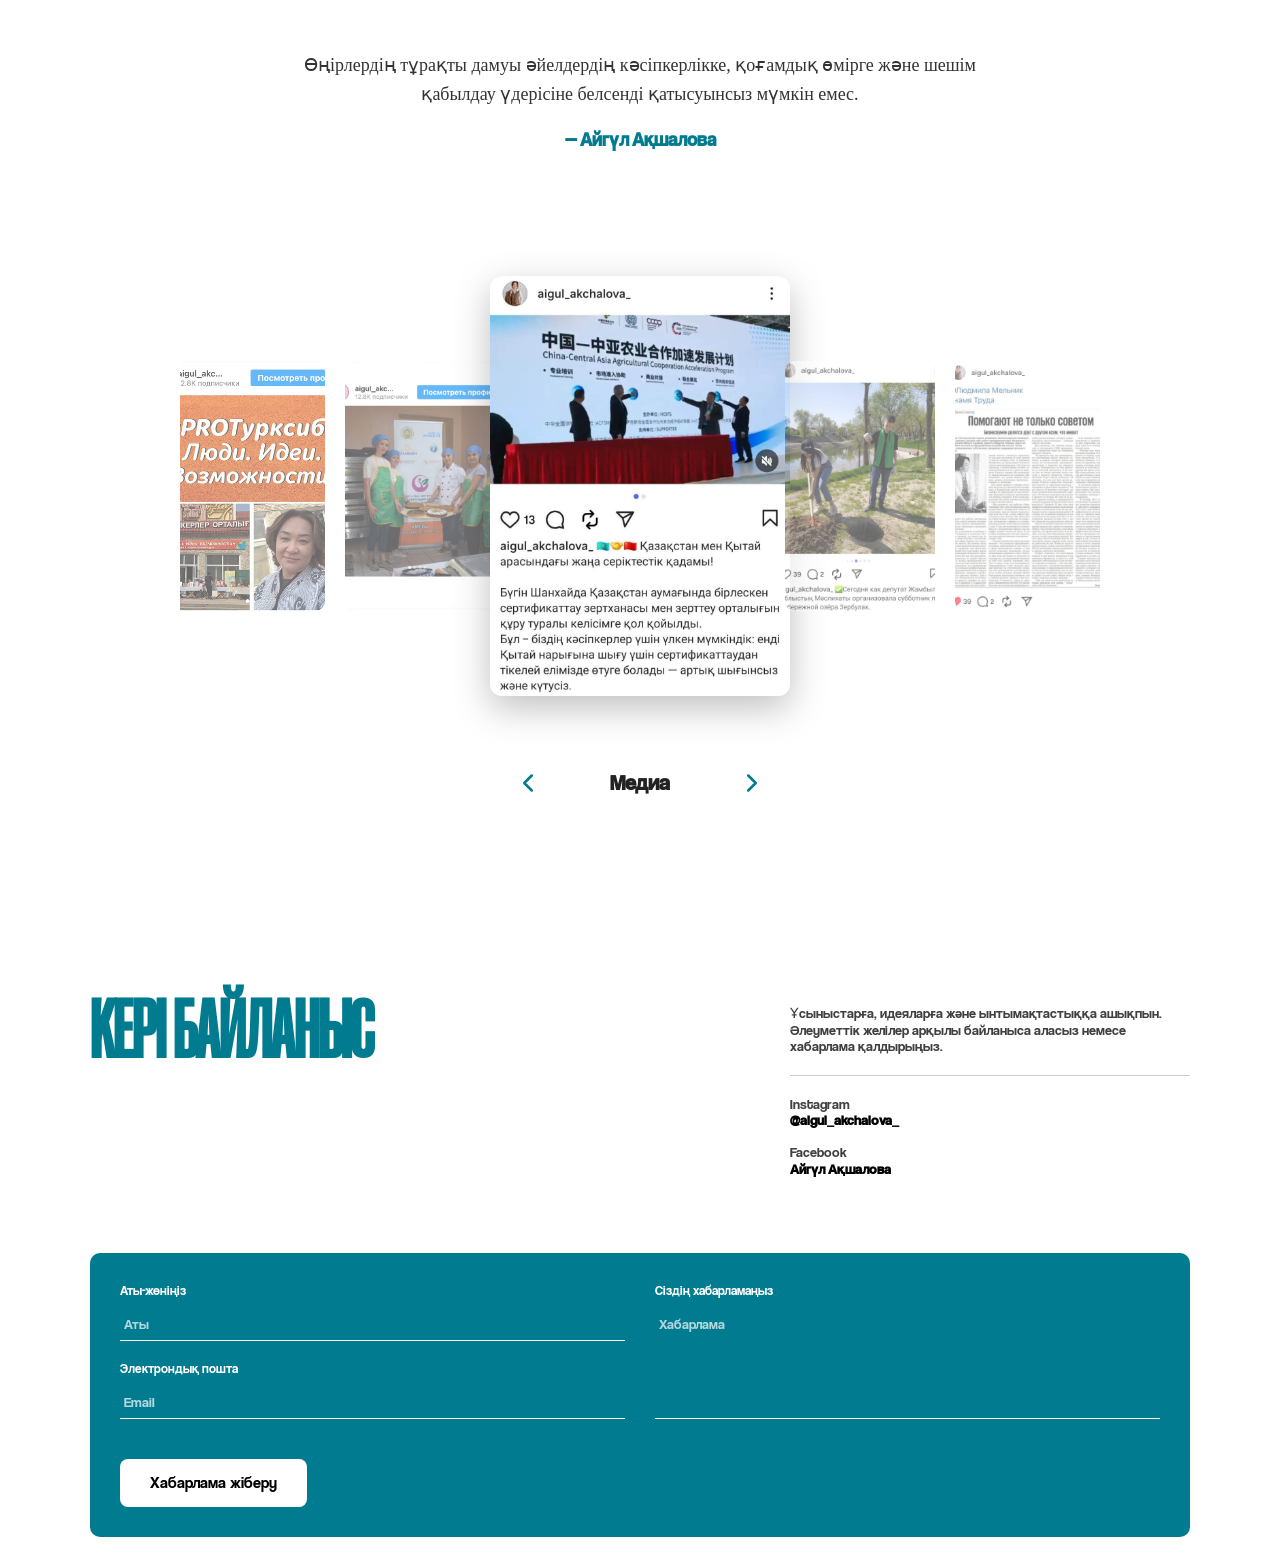
<file: indexKZ.html>
<!DOCTYPE html>
<html lang="KZ">

<head>
  <meta charset="UTF-8">
  <meta name="viewport" content="width=device-width, initial-scale=1.0">
  <link rel="stylesheet" type="text/css" href="./vendor/normalize.css">
  <link rel="stylesheet" type="text/css" href="./index.css">
  <title>Aigul Akchalova</title>
</head>

<body>
  <div class="page">
    <header class="header">
        <nav class="nav">
          <ul class="nav__list" id="menu">
            <li><a href="#about">Басты бет</a></li>
            <li><a href="#bio">Мен туралы</a></li>
            <li><a href="#projects">Жобалар</a></li>
            <li><a href="#media">Медиа</a></li>
          </ul>
          <div class="lang" id="langParent">
            <span class="lang__current" onclick="toggleLang()">KZ</span>
            <ul class="lang__dropdown" id="langMenu">
              <li><a href="./index.html">RU</a></li>
              <li><a href="./indexKZ.html">KZ</a></li>
              <li><a href="./indexEN.html">EN</a></li>
            </ul>
          </div>
          <div class="burger" id="burger">
            <span></span>
            <span></span>
            <span></span>
          </div>
        </nav>
      </header>
      <section id="home" class="hero">
        <div class="hero__content">
          <p class="hero__subtitle">Пайдалы болу. Шабыт беру. Мүмкіндіктер жасау.</p>
          <h1 class="hero__title">Айгүл Ақшалова</h1>
          <p class="hero__text">
            Жамбыл облыстық мәслихатының депутаты, әлеуметтік және бизнес жобалардың негізін қалаушы, өңір жастары мен кәсіпкерлеріне тәлімгер.
          </p>
          <a href="#contact" class="btn">Хабарласу</a>
        </div>
      </section>
      
      <section id="achievements" class="achievements">
        <h2 class="achievements__title">Жетістіктер</h2>
      
        <div class="achievements__wrapper">
          <!-- Левая колонка -->
          <div class="achievements__col achievements__col--left">
            <div class="achievement">
              <span class="achievement__num">1</span>
              <div class="achievement__content">
                <h4 class="achievement__text">Іске адалдығы үшін</h4>
                <p>III дәрежелі медаль</p>
              </div>
            </div>
      
            <div class="achievement achievement_middle">
              <span class="achievement__num">2</span>
              <div class="achievement__content">
                <h4 class="achievement__text">Іске адалдығы үшін</h4>
                <p>II дәрежелі медаль</p>
              </div>
            </div>
      
            <div class="achievement">
              <span class="achievement__num">3</span>
              <div class="achievement__content">
                <h4 class="achievement__text">Ерен еңбегі үшін</h4>
                <p>Медаль</p>
              </div>
            </div>
          </div>
      
          <!-- Центральное фото -->
          <div class="achievements__photo">
            <img src="./images/mama2.jpg" alt="Айгул Акчалова">
          </div>
      
          <!-- Правая колонка -->
          <div class="achievements__col achievements__col--right">
            <div class="achievement right">
              <span class="achievement__num">4</span>
              <div class="achievement__content">
                <h4 class="achievement__text">Облысқа сіңірген еңбегі үшін</h4>
                <p>Медаль</p>
              </div>
            </div>
      
            <div class="achievement right achievement_middle2">
              <span class="achievement__num">5</span>
              <div class="achievement__content">
                <h4 class="achievement__text">Қазақстан Тәуелсіздігіне 30 жыл медалі</h4>
                <p>Медаль</p>
              </div>
            </div>
      
            <div class="achievement right">
              <span class="achievement__num">6</span>
              <div class="achievement__content">
                <h4 class="achievement__text">АруАна</h4>
                <p>Қазақстан Республикасы Президентінің сыйлығы</p>
              </div>
            </div>
          </div>
        </div>
      </section>
      
      <section id="bio" class="about">
        <section id="bio" class="about">
          <div class="about__container">
        
            <div class="about__left">
              <h4 class="about__subtitle">Мен туралы</h4>
              <h2 class="about__title">
                Көшбасшылық — көптің соңынан<br>
                еру емес, өз жолыңды салу.
              </h2>
              <p class="about__text">
                Айгүл Ақшалова — Жамбыл облыстық мәслихатының депутаты, табысты кәсіпкер және қоғам қайраткері. 20 жылдан астам уақытын өңірді дамытуға, жұмыс орындарын ашуға және әлеуметтік бастамаларды қолдауға арнады.
              </p>
              <p class="about__text">
                Оның ұстанымы — бизнес-ойлауды жоғары әлеуметтік жауапкершілікпен ұштастыру. Әрбір жоба — Жамбыл облысы мен жалпы Қазақстанның болашағына қосылған үлес.
              </p>
            </div>
        
            <div class="about__right timeline">
              <div class="timeline__item">
                <span class="timeline__year">2006</span>
                <p class="timeline_text">Кәсіпкерлік қызметтің басталуы</p>
              </div>
              <div class="timeline__item">
                <span class="timeline__year">2006</span>
                <p class="timeline_text">Облыстық мәслихат депутаты болып сайлануы</p>
              </div>
              <div class="timeline__item">
                <span class="timeline__year">2018</span>
                <p class="timeline_text">Бизнес жобаларды кеңейту және өңірді абаттандыру</p>
              </div>
              <div class="timeline__item">
                <span class="timeline__year">2019</span>
                <p class="timeline_text">Әлеуметтік жобалар мен менторлық бағдарламаларды іске қосу</p>
              </div>
            </div>
        
          </div>
        </section>
        
      
        <div class="priorities">
          <h3 class="priorities__title">Приоритеттер</h3>
          <div class="priorities__grid">
            <div class="priority-card">
              <h4>Әлеуметтік жобаларды іске қосу</h4>
              <p>Өңір тұрғындары үшін қолайлы қалалық орта қалыптастыру, инфрақұрылымды дамыту, көгалдандыру.</p>
            </div>
            <div class="priority-card">
              <h4>Креативті экономика</h4>
              <p>Шағын және орта бизнесті қолдау, креативті индустрияларды дамыту және жаңа жұмыс орындарын құру.</p>
            </div>
            <div class="priority-card">
              <h4>Халықпен өзара іс-қимыл</h4>
              <p>Тұрғындармен ашық диалог, өзекті мәселелерді шешу және өмір сапасын жақсарту бағытында бірлескен жұмыс.</p>
            </div>
          </div>
        </div>
      </section>
      <section id="projects" class="projects">
        <h3 class="projects__title">Менің жобаларым</h3>
      
        <div class="projects__slider">
          <button class="slider__btn slider__btn--prev">
            <!-- стрелка влево -->
            <svg width="38" height="38" viewBox="0 0 24 24" fill="none"
                 xmlns="[w3.org](http://www.w3.org/2000/svg)">
              <path d="M15 18L9 12L15 6"
                    stroke="currentColor"
                    stroke-width="2"
                    stroke-linecap="round"
                    stroke-linejoin="round"/>
            </svg>
          </button>
      
          <div class="slider__content">
            <!-- Слайд 1 -->
            <div class="slide active">
              <div class="slide__text">
                <span class="slide__count">1/3</span>
                <h4 class="slide__title">«Кулмакшер» кооперативі</h4>
                <p class="slide__desc">
                    Әйелдер мен ауыл тұрғындарын біріктіріп, экологиялық таза өнімді өсіру және экспорттау.</p>
              </div>
              <div class="slide__image">
                <img src="./images/hmel.png" alt="Кордайский хмель" />
              </div>
            </div>
      
            <!-- Слайд 2 -->
            <div class="slide">
              <div class="slide__text">
                <span class="slide__count">2/3</span>
                <h4 class="slide__title">Кәсіпкерлерді қолдау орталығы(Turksib кешені)</h4>
                <p class="slide__desc">
                    Бизнеске, білім алуға және қоғамдық іс-шараларға арналған кеңістіктерді біріктіретін көпфункционалды орталық. Өңір кәсіпкерлері үшін өсу нүктесі.
                </p>
              </div>
              <div class="slide__image">
                <img src="./images/turksib.jpeg" alt="Центр при Turksib" />
              </div>
            </div>
      
            <!-- Слайд 3 -->
            <div class="slide">
              <div class="slide__text">
                <span class="slide__count">3/3</span>
                <h4 class="slide__title">Абаттандыру бастамалары</h4>
                <p class="slide__desc">
                    Жасыл желектер отырғызу: «Әйел кәсіпкерлер аллеясы»; пластик қалдықтарын жинауға арналған креативті құрылымдарды орнату
                </p>
              </div>
              <div class="slide__image">
                <img src="./images/project3.jpg" alt="Women Business Forum" />
              </div>
            </div>
          </div>
      
          <button class="slider__btn slider__btn--next">
            <!-- стрелка вправо -->
            <svg width="38" height="38" viewBox="0 0 24 24" fill="none"
                 xmlns="[w3.org](http://www.w3.org/2000/svg)">
              <path d="M9 6L15 12L9 18"
                    stroke="currentColor"
                    stroke-width="2"
                    stroke-linecap="round"
                    stroke-linejoin="round"/>
            </svg>
          </button>
        </div>
      
        <div class="projects__quote">
            <p class="quote__symbol">“</p>
            <p class="quote__text">
              Өңірлердің тұрақты дамуы әйелдердің кәсіпкерлікке, қоғамдық өмірге және шешім қабылдау үдерісіне белсенді қатысуынсыз мүмкін емес.
            </p>
            <p class="quote__author">— Айгүл Ақшалова</p>
          </div>
        </section>
        
        <section id="media" class="media">
          <div class="media__slider">
        
            <div class="media__track">
        
              <!-- Instagram пост 1 -->
              <div class="media__item">
                <a href="https://www.instagram.com/p/DQOnwRZjPWX/?igsh=anRzenN1NXZsbncy" target="_blank">
                  <img src="./images/insta1.jpg" alt="post">
                </a>
              </div>
        
              <!-- Instagram пост 2 -->
              <div class="media__item">
                <a href="https://www.instagram.com/p/CrvB2lLM_lL/?igsh=MThjNWU4bm5ydHFhNw%3D%3D" target="_blank">
                  <img src="./images/insta2.jpg" alt="post">
                </a>
              </div>
        
              <div class="media__item">
                <a href="https://www.instagram.com/p/DQ8yv_RDMmQ/?igsh=MWh2cmQ1cWFvbjhmZQ==" target="_blank">
                  <img src="./images/insta4.jpg" alt="facebook video">
                </a>
              </div>
        
              <div class="media__item">
                <a href="https://www.instagram.com/p/CcaLO3jM9Mw/?img_index=7&igsh=MWF0N3pzc3M0ZWVuYw==" target="_blank">
                  <img src="./images/insta3.jpg" alt="post">
                </a>
              </div>
        
              <div class="media__item">
                <a href="https://www.instagram.com/p/CaPYWFOMVvw/?igsh=MTB3cTRjcnBpbmE3Ng==" target="_blank">
                  <img src="./images/insta5.jpg" alt="post">
                </a>
              </div>
        
              <div class="media__item">
                <a href="https://www.instagram.com/p/Cpg7gY-jPI0/?img_index=1&igsh=bTk4NnVzZWw0bQ==" target="_blank">
                  <img src="./images/insta6.jpg" alt="facebook video">
                </a>
              </div>
        
              <div class="media__item">
                <a href="https://www.instagram.com/p/CrkMhRjIRc3/?igsh=MWVqdGpvajFtajAwYQ==" target="_blank">
                  <img src="./images/insta7.jpg" alt="post">
                </a>
              </div>
        
              <div class="media__item">
                <a href="https://www.instagram.com/p/C_TDjS9s6E4/?igsh=MXZhYjQ0OXJ1dXMw" target="_blank">
                  <img src="./images/insta8.jpg" alt="post">
                </a>
              </div>
        
            </div>
        
            <!-- КОНТРОЛЫ И НАЗВАНИЕ СНИЗУ -->
            <div class="media__controls">
              <button class="media__btn media__btn--prev">
                <svg width="30" height="30" viewBox="0 0 24 24">
                  <path d="M15 18L9 12L15 6" stroke="currentColor" stroke-width="2"
                        stroke-linecap="round" stroke-linejoin="round"/>
                </svg>
              </button>
        
              <h3 class="media__title">Медиа</h3>
        
              <button class="media__btn media__btn--next">
                <svg width="30" height="30" viewBox="0 0 24 24">
                  <path d="M9 6L15 12L9 18" stroke="currentColor" stroke-width="2"
                        stroke-linecap="round" stroke-linejoin="round"/>
                </svg>
              </button>
            </div>
        
          </div>
        </section>
        
        
        
        <footer id="contact" class="contact">
          <div class="contact__container">
        
            <!-- ВЕРХ -->
            <div class="contact__top">
              
              <!-- ЛЕВО: заголовок -->
              <div class="contact__left">
                <h2 class="contact__title">КЕРІ БАЙЛАНЫС</h2>
              </div>
        
              <!-- ПРАВО: текст + соцсети -->
              <div class="contact__right">
                <p class="contact__text">
                  Ұсыныстарға, идеяларға және ынтымақтастыққа ашықпын.
                  Әлеуметтік желілер арқылы байланыса аласыз немесе хабарлама қалдырыңыз.
                </p>
        
                <hr class="contact__line">
        
                <div class="contact__socials">
                  <p><strong>Instagram</strong><br>
                    <a class="contact__link"  href="https://www.instagram.com/aigul_akchalova_/" target="_blank">
                      @aigul_akchalova_
                    </a>
                  </p>
        
                  <p><strong>Facebook</strong><br>
                    <a class="contact__link" href="https://www.facebook.com/ajgul.akcalova" target="_blank">
                      Айгүл Ақшалова
                    </a>
                  </p>
                  
                </div>
              </div>
        
            </div>
        
            <!-- НИЗ: форма -->
            <form class="contact__form" action="https://formspree.io/f/xdapqdky" method="POST">
    
              <div class="form__grid">
            
                <!-- ЛЕВАЯ КОЛОНКА -->
                <div class="form__left">
                  <div class="form__group">
                    <label>Аты-жөніңіз</label>
                    <input type="text" name="name" placeholder="Аты" required>
                  </div>
            
                  <div class="form__group">
                    <label>Электрондық пошта</label>
                    <input type="email" name="email" placeholder="Email" required>
                  </div>
                </div>
            
                <!-- ПРАВАЯ КОЛОНКА -->
                <div class="form__group form__group--message">
                  <label>Сіздің хабарламаңыз</label>
                  <textarea name="message" placeholder="Хабарлама" required></textarea>
                </div>
            
              </div>
            
              <button type="submit" class="form__btn">
                Хабарлама жіберу
              </button>
            
            </form>
        
          </div>
        </footer>
        
          </div>
        </footer>
    </div>
    <script src="./index.js" defer></script>
  </body>
  
  </html>
</file>
<file: index.css>
@font-face {
    font-family: 'Coolvetica';
    src: url('./vendor/coolvetica\ rg.ttf');
  }

  @font-face {
    font-family: 'CoolveticaCompessed';
    src: url('./vendor/coolvetica\ compressed\ rg.ttf');
  }

  @font-face {
    font-family: 'CoolveticaCrammed';
    src: url('./vendor/coolvetica\ crammed\ rg.ttf');
  }

  * {
    margin: 0;
    padding: 0;
    box-sizing: border-box;
    font-family: 'Coolvetica', sans-serif;
  }
  
  body {
    background-color: #fff;
    color: #222;
  }
  
  /* ===== Header ===== */
  .header {
    position: sticky;
    top: 0;
    z-index: 1000;
    background: white;
    background-color: #fff;
    border-bottom: 1px solid #ddd;
    padding: 10px 40px;
    height: 94px;
    display: flex;
    align-items: center;
  }
  
  .nav {
    text-transform: uppercase;
    display: flex;
    justify-content: space-between;
    width: 100%;
  }

  .nav_qulmaksher {
    text-transform: uppercase;
    display: flex;
    justify-content: space-between;
    width: 100%;
  }
  
  .nav__list {
    list-style: none;
    display: flex;
    gap: 30px;
  }

   .nav__list_qulmaksher {
    list-style: none;
    display: flex;
    gap: 30px;
  }
  
  .nav__list a {
    text-decoration: none;
    color: #000;
    font-weight: 300;
    transition: 0.2s;
    font-size: 17px;
  }
  
  .nav__list a:hover {
    color: #007b8f;
  }

  .nav__list_qulmaksher a {
    text-decoration: none;
    color: #000;
    font-weight: 300;
    transition: 0.2s;
    font-size: 17px;
  }
  
  .nav__list_qulmaksher a:hover {
    color: #007b8f;
  }
  
  .lang {
    font-weight: 700;
    user-select: none;
    position: relative;
    cursor: pointer;
  }

  .lang__dropdown {
    position: absolute;
    top: 100%;
    right: -20px;
    background-color: #fff;
    list-style: none;
    margin: 0;
    padding: 10px 0;
    box-shadow: 0 4px 15px rgba(0,0,0,0.1);
    border-radius: 8px;
    display: none; /* Скрыто по умолчанию */
    z-index: 100;
  }
  
  /* Показываем при клике (через JS) */
  .lang__dropdown.active {
    display: block;
  }
  
  /* Ссылки внутри списка */
  .lang__dropdown li a {
    display: block;
    padding: 8px 20px;
    text-decoration: none;
    color: #333;
    font-size: 14px;
    transition: 0.3s;
  }
  
  .lang__dropdown li a:hover {
    background-color: #f0fbfc;
    color: #007b8f;
  }

  .burger {
    display: none;
    flex-direction: column;
    cursor: pointer;
    gap: 5px;
  }
  
  .burger span {
    width: 25px;
    height: 2px;
    background: #000;
    display: block;
    transition: 0.3s;
    transform-origin: center;
  }

  @media (max-width: 768px) {
    .nav__list {
      position: fixed;
      top: 94px; /* под хедером */
      left: 0;
      width: 100%;
      height: calc(100vh - 500px);
      background: #fff;
      display: flex;  
      flex-direction: column;
      gap: 25px;
      padding: 30px;
  
      transform: translateY(-150%);
      transition: 0.3s ease;
      z-index: 999;
      visibility: hidden;
      opacity: 0;
      pointer-events: none;
    }
    
    .nav{
      flex-direction: row-reverse;
    }

    .nav__list.active {
      transform: translateY(0);
      visibility: visible;
      opacity: 1;
      pointer-events: auto;
    }
  
    .burger {
      display: flex;
    }

    .burger.active span:nth-child(1) {
      transform: rotate(45deg) translate(5px, 5px);
    }
    
    .burger.active span:nth-child(2) {
      opacity: 0;
    }
    
    .burger.active span:nth-child(3) {
      transform: rotate(-45deg) translate(5px, -5px);
    }

    .nav__list a {
      color: #007b8f;
      font-size: 23px;
    }

    .lang{
      padding-right: 10px;
    }

    .lang__dropdown {
      position: absolute;
    /* Уводим физически, чтобы тень не торчала */
    top: -200px; 
    right: -5px;
    
    /* Полное скрытие */
    display: none !important;
    visibility: hidden;
    opacity: 0;
    pointer-events: none;
    
    /* Убираем тень, пока меню закрыто (важно для мобилок!) */
    box-shadow: none !important;
    border: none !important;
    }

    .lang__dropdown.active {
      display: block !important;
    visibility: visible;
    opacity: 1;
    top: 100%; /* Возвращаем на место */
    pointer-events: auto;
    /* Возвращаем тень только когда меню открыто */
    box-shadow: 0 4px 15px rgba(0,0,0,0.1);
  }
  }
  
  /* ===== Hero ===== */
    .hero {
        position: relative;
        width: 100%;
        min-height: 700px;
        display: flex;
        align-items: center;
        color: #fff;
        /* Фото задается в качестве фона */
        background: 
          linear-gradient(
            90deg,
            rgba(0, 123, 143, 0.9) 0%,
            rgba(0, 123, 143, 0.7) 40%,
            rgba(0, 123, 143, 0) 70%
          ),
          url("./images/mama1.jpg") center/ cover no-repeat;
      }
      /* ===== Контент внутри hero ===== */
      .hero__content {
        position: relative;
        z-index: 2;
        max-width: 459px;
        margin-left: 60px;
      }
  .hero__subtitle {
    font-size: 21px;
    font-weight: 100;
    margin-bottom: 20px;
  }
  .hero__title {
    font-size: 80px;
    font-weight: 800;
    margin-bottom: 20px;
    line-height: 1.1;
    max-width: 300px;
    position: relative;
  }

  .hero__title::after {
    content: "";
    display: block;
    width: 100%;              /* длина линии */
    height: 2px;              /* толщина */
    background-color: #fff;   /* цвет линии */
    margin-top: 12px;         /* отступ сверху от текста */
    border-radius: 2px;       /* скруглённые края, чтобы выглядело аккуратно */
  }
  .hero__text {
    font-size: 22px;
    line-height: 1.6;
    margin-bottom: 30px;
    font-weight: 100;
  }
  
  .btn {
    display: inline-block;
    background-color: #fff;
    color: #000;
    padding: 20px 45px;
    border-radius: 6px;
    text-decoration: none;
    font-weight: 600;
    transition: 0.3s;
    font-size: 20px;
  }
  
  .btn:hover {
    color: #007b8f;
    background-color: #d8d6d6
  }
  
  @media (max-width: 768px) {
    .hero {
      min-height: none;
      position: relative;
      padding: 20px 20px 0;  
      display: flex;
      justify-content: center;
  
      /* 🔥 фото */
      background: url("./images/mama_mob.jpg") top / cover no-repeat;
      background-color: #0a6f7f; /* чтобы не было пустоты */
    }
  
    /* 🔥 градиент СНИЗУ */
    .hero::before {
      content: "";
      position: absolute;
      inset: 0;
  
      background: linear-gradient(
        180deg,
        rgba(0, 123, 143, 0) 40%,
        rgba(0, 123, 143, 0.7) 70%,
        rgba(0, 123, 143, 1) 100%
      );
  
      z-index: 1;
    }
  
    .hero__content {
      position: relative;
      z-index: 2;
      text-align: center;
      max-width: 100%;
      margin-left: 0;
    }
  
    .hero__subtitle {
      font-size: 16px;
      font-weight: 100;
      margin-bottom: calc(100% + 40px);
    }
  
    .hero__title {
      font-size: 54px;
      text-align: center;
      max-width: 100%;
    }
  
    .hero__text {
      font-size: 16px;
      font-weight: 100;
    }
  
    /* 🔥 кнопка по центру */
    .btn {
      display: block;
      margin: 20px auto;
      padding: 20px 0;
      border-radius: 15px;
      max-width: 200px;
    }

    .hero__title::after {
      display: none;
    }
  }
  
  /* ===== Achievements Section ===== */
.achievements {
  background-color: #fff;
  text-align: center;
  padding: 100px 40px 80px;
}

.achievements__title {
  font-size: 20px;
  font-weight: 700;
  margin-bottom: 60px;
}

/* ===== Layout ===== */
.achievements__wrapper {
  max-width: 1100px;
  margin: 0 auto;
  display: flex;
  justify-content: space-between;
  align-items: center;
  flex-wrap: wrap;
}

.achievements__col {
  flex: 1;
  display: flex;
  flex-direction: column;
  gap: 80px;
}

/* Центральное фото */
.achievements__photo {
  flex: 0 0 230px;
  display: flex;
  justify-content: center;
  align-items: center;
  margin-bottom: 50px;
}

.achievements__photo img {
  width: 230px;
  height: 230px;
  object-fit: cover;
  border-radius: 50%;
}

/* ===== Элемент достижения ===== */
.achievement {
  display: flex;
  align-items: center;
  justify-content: flex-start;
  border-top: 0.5px solid #007b8f;
  padding-bottom: 8px;
  position: relative;
}

.achievement_middle {
  margin-right: 100px;
}

.achievement_middle2{
  margin-left: 100px;
}

.achievement__num {
  font-family: 'CoolveticaCompessed';
  font-size: 76px;
  color: #007b8f;
  margin-right: 70px;
  font-weight: 700;
}

.achievement__content {
  text-align: left;
}

.achievement__text{
  padding-bottom: 10px;
}

.achievement__content h4 {
  font-size: 21px;
  font-weight: 700;
  margin-bottom: 4px;
}

.achievement__content p {
  font-size: 15px;
  color: #555;
}

/* Правая сторона */
.achievement.right {
  flex-direction: row-reverse;
}

.achievement.right .achievement__num {
  margin-right: 0;
  margin-left: 15px;
  text-align: right;
}

.achievement.right .achievement__content {
  text-align: right;
}

/* ===== Адаптив ===== */
@media (max-width: 768px) {

  /* общий контейнер */
  .achievements {
    padding: 60px 20px 0;
    text-align: left;
  }

  .achievements__title {
    font-weight: 400;
    margin-bottom: 20px;
    text-align: center;
  }

  .achievement.right {
    flex-direction: row; /* ❗ убираем reverse */
  }

  .achievements__wrapper {
    flex-direction: column;
    gap: 30px;
  }

  .achievement.right .achievement__num {
    margin: 0 !important;
  margin-right: 15px !important;
  }

  /* 📸 фото ВНИЗ */
  .achievements__photo {
    order: 3;
    margin-top: 30px;
  }

  /* колонки */
  .achievements__col {
    width: 100%;
    gap: 30px;
  }

  /* 🔥 УБИРАЕМ смещения */
  .achievement_middle,
  .achievement_middle2 {
    margin: 0 !important;
  }

  /* 🔥 ВСЁ СЛЕВА */
  .achievement,
  .achievement.right {
    flex-direction: row;
    justify-content: flex-start;
    text-align: left;
  }

  .achievement.right .achievement__content {
    text-align: left;
  }

  .achievement__content {
    padding-left: 14px;
  }

  /* 🔥 ЦИФРЫ МЕНЬШЕ */
  .achievement__num {
    font-size: 47px;
    margin: 0 15px 0 0;
  }

  /* 🔥 ЛИНИЯ НА ВСЮ ШИРИНУ */
  .achievement {
    width: 100%;
    border-top: 1px solid #007b8f;
    padding-top: 10px;
  }

  /* 🔥 УБИРАЕМ ограничения контейнера */
  .achievements__wrapper {
    max-width: 100%;
  }

  .achievements__photo img {
    width: 320px;
    height: 320px;
  }

}

  /* ===== About Section ===== */
.about {
  padding: 100px 60px 80px;
  background-color: #fff;
}

.about__container {
  display: flex;
  justify-content: space-between;
  align-items: flex-start;
  gap: 60px;
  max-width: 1100px;
  margin: 0 auto;
}

.about__left {
  flex: 1;
  min-width: 320px;
}

.about__subtitle {
  color: #007b8f;
  font-size: 16px;
  font-weight: 600;
  margin-bottom: 15px;
}

.about__title {
  font-size: 32px;
  font-weight: 800;
  margin-bottom: 25px;
  line-height: 1.3;
}

.about__text {
  font-family: "CoolveticaCompressed";
  color: #A4A4A4; /* серый текст */
  font-size: 15px;
  line-height: 1.7;
  margin-bottom: 16px;
  font-weight: 300;
}

/* ===== Timeline ===== */
.timeline {
  position: relative;
  flex: 0 0 40%;
  padding-left: 30px;
  border-left: 1px solid #A4A4A4;
}

.timeline_text {
  font-family: "CoolveticaCompressed";
  font-weight: 300;
  line-height: 1;
}

/* убираем нижнее продолжение линии */
.timeline::after {
  content: "";
  position: absolute;
  bottom: -2px;
  left: -2px;
  width: 2px;
  height: 0;
  background: #fff; /* "обрезает" нижнюю часть вертикальной линии */
}

.timeline__item {
  position: relative;
  margin-bottom: 40px;
}

.timeline__item:last-child {
  margin-bottom: 0;
}

/* Пустые точки с обводкой */
.timeline__item::before {
  content: "";
  position: absolute;
  left: -38px;
  top: 3px;
  width: 12px;
  height: 12px;
  border: 2px solid #007b8f;
  border-radius: 50%;
  background-color: #fff; /* пустая внутри */
}

.timeline__year {
  display: block;
  font-weight: 700;
  color: #007b8f;
  margin-bottom: 4px;
}

.timeline__item p {
  font-size: 14px;
  color: #444;
  line-height: 1.6;
}

/* ===== Responsive ===== */
@media (max-width: 768px) {
  .about{
    padding: 40px 20px;
  }

  .about__container {
    flex-direction: column;
    gap: 30px;
  }

  .about__title {
    font-size: 31px; /* ❗ меньше заголовок */
    line-height: 1.3;
  }

  .about__text {
    font-size: 16px; /* ❗ текст крупнее */
    line-height: 1.6;
  }

  .timeline {
    border-left: 1px solid #A4A4A4; /* ❗ возвращаем линию */
    padding-left: 20px;
    margin-top: 10px;
  }

  .timeline__item {
    margin-bottom: 25px;
  }

  .timeline__item::before {
    content: "";
    position: absolute;
    left: -28px;
    top: 5px;

    width: 10px;
    height: 10px;
    border: 2px solid #007b8f;
    border-radius: 50%;
    background: #fff;
  }

  /* год */
  .timeline__year {
    font-size: 24px;
    margin-bottom: 5px;
  }

  /* 🔥 текст таймлайна БОЛЬШЕ */
  .timeline__item p {
    font-size: 18px;
    line-height: 1.5;
  }
}


/* ===== Priorities Section ===== */
.priorities {
  text-align: center;
  margin-top: 80px;
}

.priorities__title {
  font-size: 20px;
  font-weight: 700;
  margin-bottom: 40px;
}

.priorities__grid {
  display: flex;
  flex-wrap: wrap;
  justify-content: center;
  gap: 30px;
}

.priority-card {
  background-color: #007b8f;
  color: #fff;
  border-radius: 10px;
  padding: 25px 20px;
  width: 280px;
  min-height: 160px;
  display: flex;
  flex-direction: column;
  justify-content: flex-start;
}

.priority-card h4 {
  font-size: 17px;
  font-weight: 700;
  margin-bottom: 10px;
}

.priority-card p {
  font-size: 14px;
  line-height: 1.6;
}

@media (max-width: 768px) {
  .priority-card h4 {
    font-size: 21px;
  }

  .priority-card p {
    font-size: 16px;
    line-height: 1.4;
  }

  .priority-card {
    padding: 20px 15px;
    width: 330px;
  }
}
  

.projects {
  background-color: #fff;
  text-align: center;
  padding: 100px 40px;
}

.projects__title {
  font-size: 20px;
  font-weight: 700;
  margin-bottom: 40px;
}

/* === Слайдер === */
.projects__slider {
  position: relative;
  max-width: 960px;
  margin: 0 auto 80px;
  background-color: #fff;
  border: 1px solid #007b8f;
  border-radius: 8px;
  overflow: hidden;
  display: flex;
  align-items: center;
  justify-content: space-between;
}

.slide__text {
  flex: 1;
  display: flex;
  flex-direction: column;
  align-items: center;
  justify-content: center; /* центр по вертикали */
  padding: 40px 40px 80px;
  text-align: center;
  position: relative;
}

/* стрелки */
.slider__btn {
  background: none;
  border: none;
  cursor: pointer;
  color: #007b8f;              /* задаёт цвет SVG */
  display: flex;
  align-items: center;
  justify-content: center;
  padding: 10px;
  transition: transform 0.3s ease, color 0.3s ease;
  position: absolute;
  top: 40%; /* уровень заголовка (подгони при необходимости) */
  z-index: 10;
}
.slider__btn:hover {
  color: #005f6a;              /* при наведении темнее */
  transform: scale(1.1);
}
/* размеры контейнера стрелки */
.slider__btn svg {
  width: 40px;                 /* размер иконки */
  height: 40px;
  stroke-width: 1.4;           /* толщина линий (уменьши до 1 — тоньше, увеличь до 2 — толще) */
}

.slider__content {
  display: flex;
  width: 100%;
  overflow: hidden;
}

/* Один слайд */
.slide {
  display: none !important;;
  width: 100%;
  flex-shrink: 0;
  align-items: stretch;
  justify-content: space-between;
}

.slide.active {
  display: flex !important;;
}


.slide__count {
  font-weight: 600;
  font-size: 20px;
  margin-bottom: 50px;
}

.slide__title {
  font-size: 25px;
  font-weight: 700;
  margin-bottom: 25px;
}

.slide__desc {
  font-family: 'CoolveticaCompressed';
  font-size: 18px;
  color: #000;
  line-height: 1.2;
  max-width: 300px;
}

.slide__btn{
    background-color: #fff;
    color: #000;
    font-weight: 100;
    padding: 15px 30px;
    border-radius: 8px;
    border: 1px solid #007b8f;
    cursor: pointer;
    transition: 0.3s;
    margin-top: 20px;
  }

  .slide__btn:hover{
    background-color: #007b8f;
    color: #fff;
  }

/* Правая часть */
/* Правая часть с фото */
.slide__image {
  flex: 1;
  background-color: #007b8f;
  display: flex;
  justify-content: center;
  align-items: center;
  padding: 20px;
}

.slide__image img {
  width: 340px;
  height: 350px;
  object-fit: cover; /* заполняет, не искажая */
  border-radius: 8px;
}

.slider__btn--prev {
  left: 0;
}

/* правая */
.slider__btn--next {
  right: 50%;
}


/* === Цитата === */
.projects__quote {
  max-width: 700px;
  margin: 0 auto;
  color: #333;
}

.quote__symbol {
  font-size: 80px;
  color: #007b8f;
  opacity: 0.3; /* полупрозрачные кавычки */
}

.quote__text {
  font-family: 'CoolveticaCompressed';
  font-size: 18px;
  line-height: 1.6;
  margin-bottom: 10px;
}

.quote__author {
  margin-top: 20px;
  font-size: 19px;
  font-weight: 700;
  color: #007b8f;
}

/* адаптив */
@media (max-width: 900px) {
  .projects {
    padding: 60px 20px;
  }

  /* ===== СЛАЙДЕР ===== */
  .projects__slider {
    flex-direction: column;
    padding: 0;
  }

  /* стрелки можно чуть уменьшить */
  .slider__btn {
    top: 70%; /* под мобильный заголовок */
    pointer-events: auto;
    z-index: 20;
  }

  .slider__btn--next {
    right: 0;
  }

  /* ===== СЛАЙД ===== */
  .slide,
  .slide.active {
    display: flex;
    flex-direction: column; /* ❗ фото сверху */
  }

  /* ===== ФОТО СВЕРХУ ===== */
  .slide__image {
    order: -1; /* ❗ переносим вверх */
    padding: 5px;
  }

  .slide__image img {
    width: 100%;
    height: 350px; /* ❗ квадрат */
    object-fit: cover;
  }

  /* ===== ТЕКСТ СНИЗУ ===== */
  .slide__text {
    padding: 20px;
    align-items: center;
    text-align: center;
  }

  .slide__count {
    font-size: 16px;
    margin-bottom: 20px;
  }

  .slide__title {
    font-size: 20px;
    margin-bottom: 30px;
  }

  .slide__desc {
    font-size: 16px;
    max-width: 100%;
  }

  .slider__content {
    width: 80%;
  }

  /* ===== ЦИТАТА ===== */
  .quote__symbol {
    font-size: 40px; /* ❗ меньше кавычки */
  }

  .quote__text {
    font-size: 16px;
  }

  .quote__author {
    font-size: 16px;
  }
}


.media {
  padding: 60px 0 100px;
  text-align: center;
  overflow: hidden;
  width: calc(180px * 5 + 5px * 4); /* 5 карточек + gap */
  margin: 0 auto;
}

.media__slider {
  max-width: 1100px;
  margin: 0 auto;
  position: relative;
}

/* Лента */
.media__track {
  display: flex;
  gap: 20px;
  justify-content: flex-start;
  align-items: center;
  /*transition: transform 0.7s cubic-bezier(0.25, 1, 0.5, 1);*/
  transition: transform 0.4s ease;
}

/* Карточки */
.media__item {
  flex: 0 0 150px;
  height: 250px;
  width: 150px;
  border-radius: 10px;
  overflow: hidden;
  background: #eee;
  transition: transform 0.4s ease, box-shadow 0.4s ease;
  opacity: 0.6;
}

.media__item--center {
  flex: 0 0 250px;
  height: 350px;
  width: 200px;
  opacity: 1;
  transform: scale(1.2);
  box-shadow: 0 10px 30px rgba(0,0,0,0.25);
}

.media__item img {
  width: 100%;
  height: 100%;
  object-fit: cover;
}

/* Кнопки и заголовок внизу */
.media__controls {
  margin-top: 40px;
  display: flex;
  justify-content: center;
  align-items: center;
  gap: 25px;
  margin-top: 100px;
}

.media__title {
  font-size: 22px;
  font-weight: 700;
  margin: 0 35px;
}

.media__btn {
  width: 44px;
  height: 44px;
  border-radius: 50%;
  border: none;
  background: none;
  cursor: pointer;
  color: #007b8f;
  display: flex;
  align-items: center;
  justify-content: center;
  transition: 0.3s;
}
.media__btn:hover {
  background: #007b8f;
  color: #fff;
  transform: scale(1.1);
}

.media__btn svg {
  fill: none;
}

@media (max-width: 768px) {

  .media {
    flex: 0 0 100%;
    width: calc(100% - 20px);
    padding: 20px 0 60px 20px;
    margin: 0;
    height: auto;
  }

  .media__slider {
    width: 100%;
    overflow: hidden;
  }

  .media__track {
    display: flex;
    transition: transform 0.4s cubic-bezier(0.25, 1, 0.5, 1);
    gap: 0;
    user-select: none;
    -webkit-user-drag: none;
  }

  /* 🔥 ВСЕ карточки на всю ширину */
  .media__item {
    flex: 0 0 100%;
    max-width: 100%;
    height: 450px;
    opacity: 1;
    background: transparent;
    pointer-events: auto;
  }

  .media__item img {
    width: 90%;
    height: 100%;
    object-fit: contain;
    border-radius: 12px;
  }

  /* ❌ убираем выделение центра */
  .media__item--center {
    transform: none !important;
    box-shadow: none !important;
  }

  /* кнопки */
  .media__controls {
    margin: 35px 0;
    gap: 15px;
  }

  .media__title {
    font-size: 22px;
  }

  .media__btn--next{
    margin-left: 30px;
  }

  .media__btn--prev {
    margin-right: 30px;
  }

}


  /* ===== Contact/Footer Section ===== */
.contact {
  background-color: #fff;
  padding: 100px 40px 30px;
}

/* контейнер теперь колонка */
/* контейнер колонкой */
.contact__container {
  max-width: 1100px;
  margin: 0 auto;
  display: flex;
  flex-direction: column;
  gap: 60px;
}

/* верхний блок */
.contact__top {
  display: flex;
  justify-content: space-between;
  align-items: flex-start;
  gap: 60px;
}

/* левая часть */
.contact__left {
  flex: 1;
}

/* правая часть */
.contact__right {
  flex: 1;
  max-width: 400px;
}

/* форма */
.contact__form {
  width: 100%;
  background-color: #007b8f;
  padding: 30px;
  border-radius: 10px;
  color: #fff;
}

.contact__info {
  flex: 1;
  min-width: 260px;
}

.contact__title {
  font-family: 'CoolveticaCompessed';
  font-size: 85px;
  font-weight: 800;
  color: #007b8f;
  margin-bottom: 20px;
  line-height: 1.0;
  margin-top: -20px;
}

.contact__text {
  font-size: 14px;
  color: #413f3f;
  line-height: 1.2;
  margin-bottom: 10px;
  font-weight: 100;
}

.contact__line {
  border: none;
  border-top: 1px solid #ccc;
  margin: 20px 0;
}

.contact__socials p {
  margin-bottom: 16px;
  font-size: 14px;
  color: #413f3f;
  font-weight: 100;
}

.contact__socials a {
  color: #000;
  text-decoration: none;
  font-weight: 600;
  transition: 0.3s;
  padding-top: 10px;
}

.contact__socials a:hover {
  text-decoration: underline;
}


/* ===== Форма ===== */

/* сетка формы */
.form__grid {
  display: grid;
  grid-template-columns: 1fr 1fr;
  gap: 30px;
  margin-bottom: 20px;
}

/* левая колонка */
.form__left {
  display: flex;
  flex-direction: column;
  gap: 20px;
}

/* общий стиль */
.form__group {
  display: flex;
  flex-direction: column;
}

/* input */
.form__group input,
.form__group textarea {
  background: none;
  border: none;
  border-bottom: 1px solid #fff;
  padding: 8px 4px;
  color: #fff;
  font-size: 14px;
}

/* textarea */
.form__group--message textarea {
  height: 100%;
  resize: none;
}

/* чтобы высота совпадала */
.form__group--message {
  display: flex;
}

.form__group--message textarea {
  flex: 1;
}

.form__group label {
  font-size: 13px;
  margin-bottom: 10px;
  font-weight: 100;
}

.form__group input {
  background: none;
  border: none;
  border-bottom: 1px solid #fff;
  padding: 8px 4px;
  color: #fff;
  font-size: 14px;
}

.form__group input::placeholder {
  color: rgba(255,255,255,0.7);
}

.form__group textarea::placeholder {
  color: rgba(255,255,255,0.7);
}

.form__btn {
  background-color: #fff;
  color: #000;
  font-weight: 100;
  padding: 15px 30px;
  border-radius: 8px;
  border: none;
  cursor: pointer;
  transition: 0.3s;
  margin-top: 20px;
}

.form__btn:hover {
  background-color: #e5e5e5;
}

@media (max-width: 768px) {
  .contact {
    padding: 0 20px 20px; /* Уменьшаем отступы по бокам */
    margin-top: 20px;
  }

  /* 1. Выравниваем верхнюю часть по центру */
  .contact__top {
    flex-direction: column;
    text-align: left;
    gap: 30px;
  }

  .contact__title {
    font-size: 79px; /* Уменьшаем заголовок для мобилок */
    margin-top: 0;
  }

  .contact__right {
    max-width: 100%;
  }

  /* 2. Стили соцсетей как на картинке */
  .contact__line {
    display: none; /* Прячем линию, если её нет на макете мобилки */
  }

  .contact__socials {
    display: flex;
    flex-direction: column;
    gap: 20px;
    align-items: flex-end; /* Текст соцсетей прижат к правому краю как на фото */
    text-align: left;
  }

  .contact__socials p {
    margin-bottom: 0;
    font-size: 16px;
  }

  .contact__socials strong {
    color: #007b8f; /* Цвет заголовков соцсетей */
    font-weight: 400;
    opacity: 0.6;
  }

  /* 3. Перестраиваем форму в одну колонку */
  .contact__form {
    padding: 20px;
    margin-top: 20px;
  }

  .form__grid {
    display: flex;
    flex-direction: column; /* Все поля друг под другом */
    gap: 20px;
  }

  .form__left {
    gap: 20px;
  }

  .form__group--message textarea {
    height: 100px; /* Фиксированная высота для мобилки */
  }

  .form__group input, 
  .form__group textarea {
    font-size: 18px; /* Делаем текст покрупнее для удобства ввода */
    border-bottom: 2px solid rgba(255,255,255,0.5);
  }

  .form__group input::placeholder,
  .form__group textarea::placeholder {
    font-size: 20px;
    font-weight: 600;
    color: #fff;
    opacity: 1;
  }

  /* 4. Кнопка на всю ширину */
  .form__btn {
    width: 100%;
    font-size: 18px;
    font-weight: 700;
    padding: 18px;
    border-radius: 12px;
  }

  .contact__text {
    font-size: 15px;
  }

  .form__group label {
    font-size: 14px;
  }
  
}


:root {
  --teal: #007b8f;
  --teal-d: #005f6a;
  --teal-dd: #00404a;
  --teal-l: #e3f1f3;
  --teal-xl: #f0fbfc;
  --hop: #4a7c2f;      /* зелёный из логотипа */
  --hop-l: #eaf3e0;
  --gold: #e0a93b;     /* тёплый акцент: солома / хмельной мёд */
  --gold-l: #fbf1d9;
  --blue: #34508a;     /* вечерний синий для линии сна */
  --blue-l: #eef2fa;
  --text: #1f2a2e;
}

html { scroll-behavior: smooth; }
section[id] { scroll-margin-top: 94px; }

/* index.css задаёт шрифт через * — переопределяем только для контента страницы */
.q-main,
.q-main * { font-family: 'Manrope', system-ui, sans-serif; box-sizing: border-box; }
.q-main h1,
.q-main h2,
.q-main h3 { font-family: 'Literata', Georgia, serif; font-weight: 600; line-height: 1.2; margin: 0; }

.q-main { color: var(--text); font-size: 16px; line-height: 1.6; background: #fff; overflow-x: hidden; }
.q-main section { padding: 72px 0; }
.q-wrap { max-width: 1080px; margin: 0 auto; padding: 0 24px; }
.q-main h2 { font-size: clamp(26px, 3.4vw, 36px); margin-bottom: 16px; }
.q-main p { max-width: 64ch; margin: 0; }
.q-main :focus-visible { outline: 3px solid var(--gold); outline-offset: 3px; }

/* ===== Кнопки ===== */
.q-btn {
  display: inline-block; border: 0; cursor: pointer; text-decoration: none;
  background: var(--gold); color: var(--teal-dd);
  font: 700 15px 'Manrope', sans-serif;
  padding: 14px 26px; border-radius: 999px; transition: background .2s, transform .2s;
}
.q-btn:hover { background: #f0bf5a; transform: translateY(-1px); }

/* ===== Блок 1: Hero ===== */
.q-main .q-hero {
  padding: 0;
  color: #fff;
  background:
    radial-gradient(circle at 85% 20%, rgba(224,169,59,.28), transparent 45%),
    linear-gradient(135deg, #007b8f 0%, #005f6a 100%);
  background-color: #007b8f;
}
.q-hero .q-wrap {
  display: grid; grid-template-columns: minmax(0, 1fr) minmax(0, 1.1fr);
  gap: 48px; align-items: center; padding-top: 64px; padding-bottom: 64px;
}
.q-hero .q-wrap > * { min-width: 0; }
.q-main .q-hero h1 { font-size: clamp(44px, 7vw, 80px); letter-spacing: -.02em; color: #fff; }
.q-main .q-hero h2 { font-size: clamp(20px, 2.4vw, 26px); font-weight: 400; margin: 14px 0 18px; max-width: 26ch; color: #f6dc9b; }
.q-hero .subtitle { color: #e3f1f3; margin-bottom: 28px; font-size: 17px; }

.q-hero__scene { position: relative; width: 100%; max-width: 560px; justify-self: center; padding: 28px 0 24px; }
.q-hero__main { position: relative; z-index: 2; display: block; width: 67%; height: auto; border-radius: 18px; border: 5px solid #fff; box-shadow: 0 24px 48px rgba(0,0,0,.35); }
.q-hero__card { position: absolute; z-index: 1; top: 0; right: -10px; height: calc(100% - 60px); border-radius: 18px; border: 5px solid #fff; object-fit: contain; object-position: top right; transform: rotate(4deg); transform-origin: top right; filter: drop-shadow(0 14px 24px rgba(0,0,0,.35)); }

/* ===== Фото-слоты (карточки каталога) ===== */
.q-ph {
  position: relative; overflow: hidden; margin: 0;
  background: var(--cl, var(--teal-l));
  display: grid; place-items: center; text-align: center;
  padding: 12px; color: var(--c, var(--teal-d)); font-size: 14px;
}
.q-ph img { position: absolute; inset: 0; width: 100%; height: 100%; object-fit:contain }

/* ===== Блок 2: О бренде ===== */
.q-main .q-about { background: var(--teal-xl); }
.q-features { display: grid; grid-template-columns: repeat(3, 1fr); gap: 20px; margin-top: 40px; }
.q-feature { background: #fff; border-radius: 10px; padding: 24px; border-top: 4px solid var(--c); box-shadow: 0 6px 18px rgba(0,64,74,.08); }
.q-feature:nth-child(1) { --c: var(--teal); --cl: var(--teal-l); }
.q-feature:nth-child(2) { --c: var(--hop); --cl: var(--hop-l); }
.q-feature:nth-child(3) { --c: #b8801a; --cl: var(--gold-l); }
.q-feature svg { width: 48px; height: 48px; padding: 10px; border-radius: 50%; background: var(--cl); stroke: var(--c); fill: none; stroke-width: 1.8; stroke-linecap: round; stroke-linejoin: round; margin-bottom: 14px; }
.q-main .q-feature h3 { font-size: 19px; margin-bottom: 8px; color: var(--c); }
.q-feature p { font-size: 15px; }

/* ===== Скрытый блок: видео (чтобы показать — уберите атрибут hidden) ===== */
.q-main .q-video { background: linear-gradient(135deg, var(--teal-d), var(--teal-dd)); color: #fff; text-align: center; }
.q-video[hidden] { display: none; }
.q-video p { margin: 0 auto 28px; color: var(--teal-l); }
.q-video__frame { position: relative; max-width: 900px; margin: 0 auto; aspect-ratio: 16 / 9; background: #00303a; border-radius: 10px; overflow: hidden; }
.q-video__frame iframe,
.q-video__frame video { position: absolute; inset: 0; width: 100%; height: 100%; border: 0; }

/* ===== Блок 3: Каталог ===== */
.q-category { --c: var(--teal); --cl: var(--teal-xl); }
.q-category:nth-child(2) { --c: var(--blue); --cl: var(--blue-l); }
.q-category:nth-child(3) { --c: #b8801a; --cl: var(--gold-l); }
.q-category + .q-category { margin-top: 72px; }
.q-category__head { margin-bottom: 28px; }
.q-category__head::before { content: ""; display: block; width: 56px; height: 4px; border-radius: 2px; background: var(--c); margin-bottom: 14px; }
.q-main .q-category__head h2 { max-width: 24ch; color: var(--c); }
.q-quote { display: block; margin-top: 14px; font-style: italic; font-size: 18px; color: var(--c); }
.q-main .q-quote { font-family: 'Literata', Georgia, serif; }

.q-cards { display: grid; grid-template-columns: repeat(auto-fill, minmax(260px, 1fr)); gap: 22px; }
.q-card { background: #fff; border: 1px solid #dfe8ea; border-top: 4px solid var(--c); border-radius: 8px; overflow: hidden; display: flex; flex-direction: column; box-shadow: 0 6px 16px rgba(0,64,74,.06); transition: transform .2s, box-shadow .2s; }
.q-card:hover { transform: translateY(-3px); box-shadow: 0 12px 24px rgba(0,64,74,.12); }
.q-card .q-ph { aspect-ratio: 4 / 3; }
.q-card__body { padding: 18px 18px 22px; }
.q-main .q-card h3 { font-size: 17px; margin-bottom: 8px; }
.q-card p { font-size: 14.5px; color: #44525a; }

.q-bake { display: grid; grid-template-columns: 1fr 1fr; align-items: stretch; background: var(--cl); border: 1px solid #ecd9a8; border-top: 4px solid var(--c); border-radius: 8px; overflow: hidden; }
.q-bake .q-ph { min-height: 300px; }
.q-bake__text { padding: 32px; display: flex; flex-direction: column; justify-content: center; }
.q-main .q-bake h3 { font-size: 22px; margin-bottom: 12px; }

/* ===== Блок 4: В разработке ===== */
.q-main .q-future { background: linear-gradient(135deg, var(--hop-l), var(--teal-l)); text-align: center; }
.q-main .q-future h2 { color: var(--teal-d); }
.q-future p { margin-left: auto; margin-right: auto; }
/* ----- Блок 4: три направления «В разработке» (только текст) ----- */
.q-soon { display: grid; grid-template-columns: repeat(3, 1fr); gap: 22px; margin-top: 36px; text-align: left; }
.q-soon__item { --c: var(--hop); --cl: var(--hop-l); position: relative; background: #fff; border-radius: 10px; border-top: 4px solid var(--c); padding: 26px 24px 24px; box-shadow: 0 8px 22px rgba(0,64,74,.09); display: flex; flex-direction: column; }
.q-soon__item:nth-child(2) { --c: var(--teal); --cl: var(--teal-l); }
.q-soon__item:nth-child(3) { --c: #b8801a; --cl: var(--gold-l); }
.q-soon__num { position: absolute; top: 14px; right: 18px; font: 600 40px/1 'Literata', Georgia, serif; color: var(--cl); }
.q-main .q-soon__cat { font-size: 14px; font-weight: 700; letter-spacing: .08em; color: var(--c); margin-bottom: 6px; margin-left: -2px;}
.q-main .q-soon__item h3 { font-size: 22px; color: var(--teal-dd); margin-bottom: 14px; }
.q-main .q-soon__lead { font-family: 'Literata', Georgia, serif; font-style: italic; font-size: 17px; color: var(--c); margin-bottom: 12px; }
.q-main .q-soon__desc { font-size: 15px; color: #44525a; margin-bottom: 14px; text-align:justify;}
.q-main .q-soon__tag { font-weight: 700; font-size: 15px; margin-bottom: 18px; }
.q-soon__status { margin-top: auto; align-self: flex-start; font-size: 13px; font-weight: 700; color: var(--c); background: var(--cl); padding: 6px 12px; border-radius: 999px; }
@media (max-width: 900px) { .q-soon { grid-template-columns: 1fr; } }


/* ===== Адаптив ===== */
@media (max-width: 820px) {
  .q-main section { padding: 52px 0; }
  .q-wrap { padding: 0 20px; }
  .q-hero .q-wrap,
  .q-partners .q-wrap,
  .q-bake { grid-template-columns: 1fr; }
  .q-hero .q-wrap { gap: 32px; padding-top: 44px; padding-bottom: 44px; }
  .q-hero__scene { max-width: 100%; }
  .q-features { grid-template-columns: 1fr; }
  .q-category + .q-category { margin-top: 52px; }
  .q-bake .q-ph { min-height: 220px; order: -1; }
  .q-bake__text { padding: 22px 20px; }
}

@media (prefers-reduced-motion: reduce) {
  html { scroll-behavior: auto; }
  .q-card, .q-btn { transition: none; }
}
</file>
